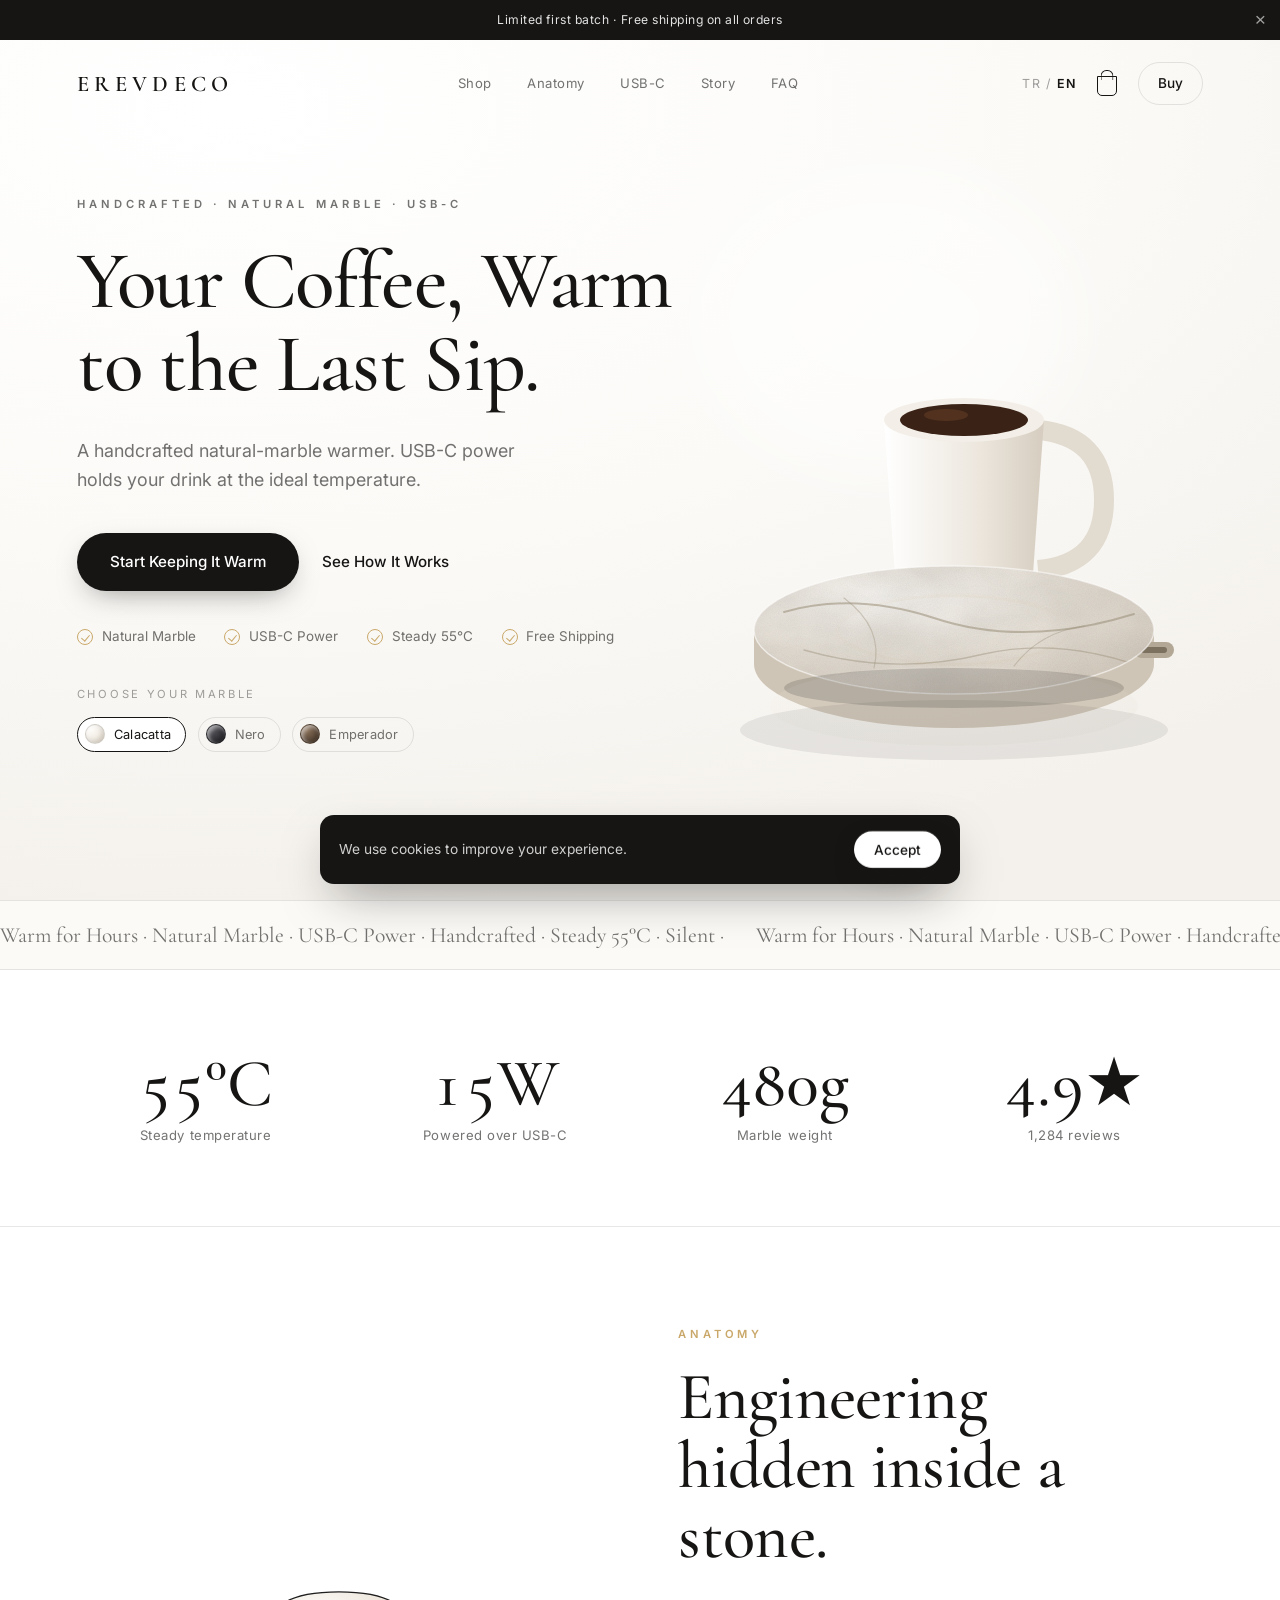
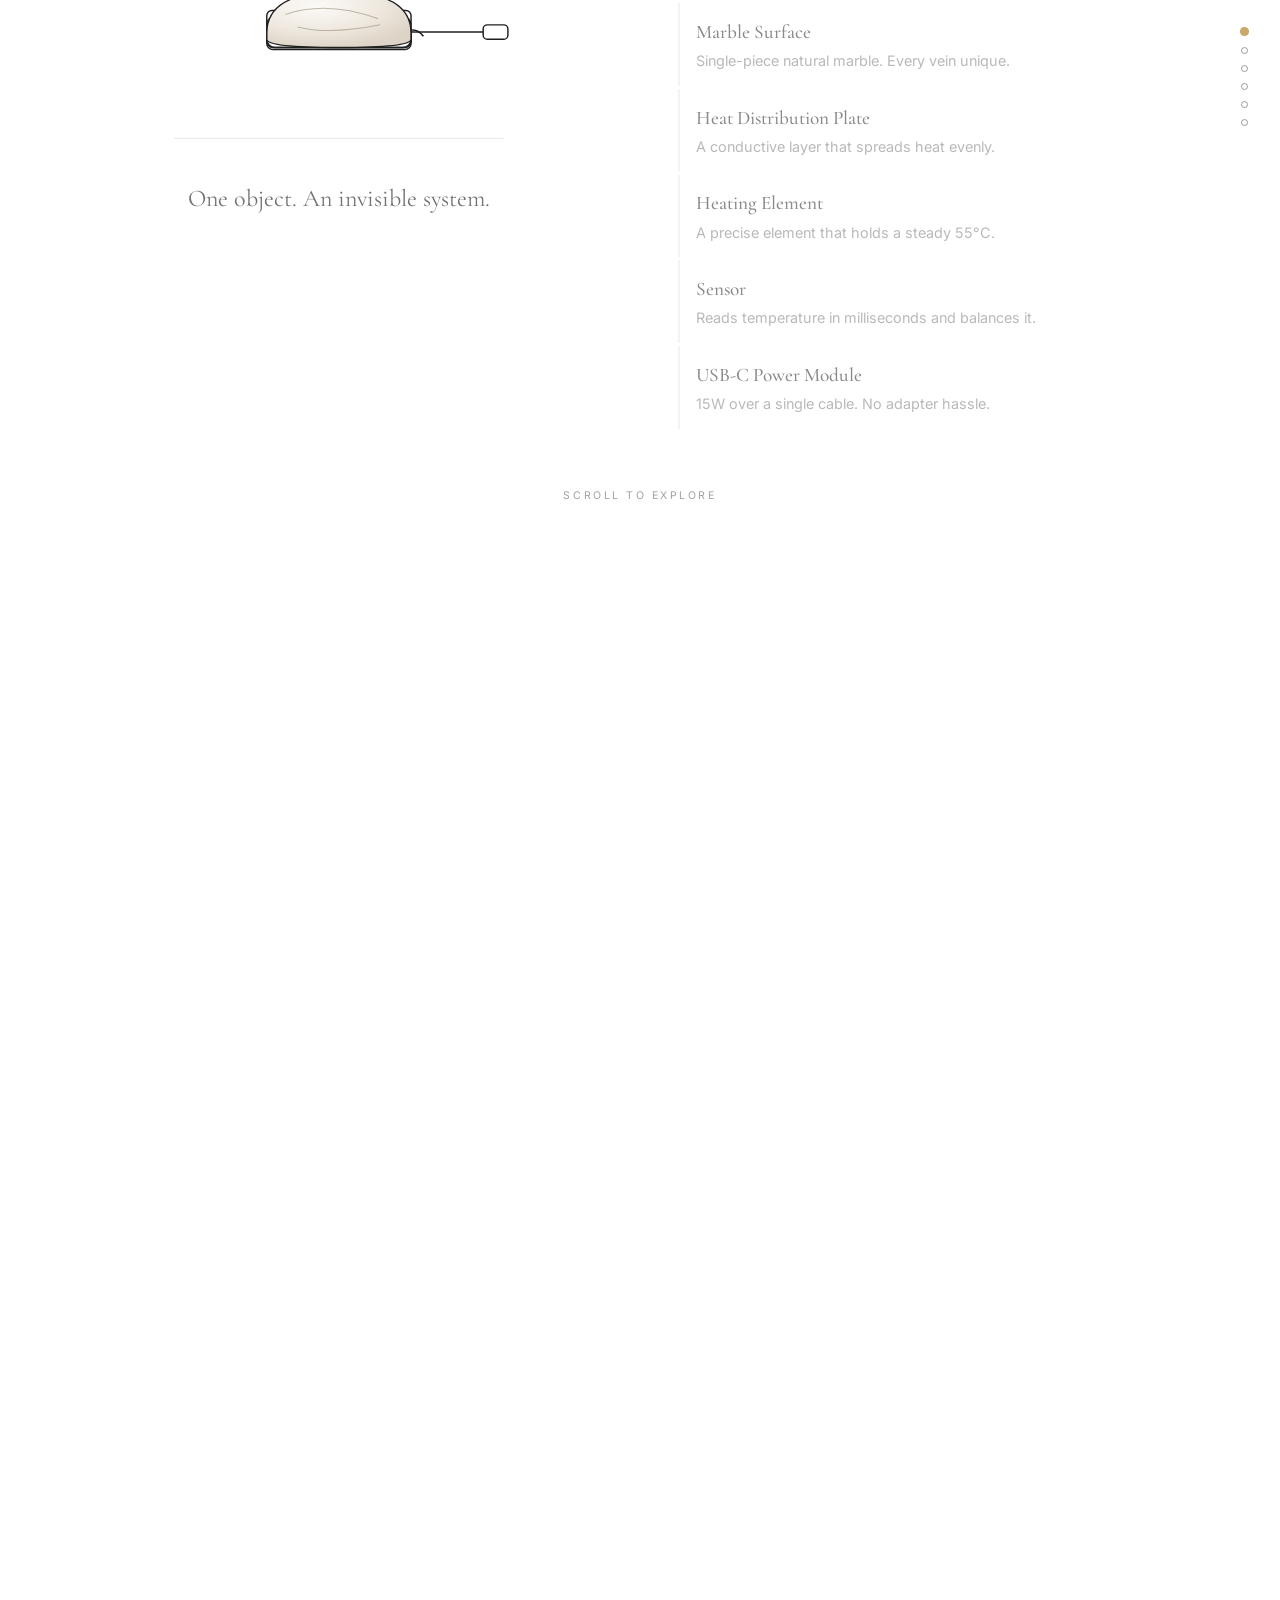
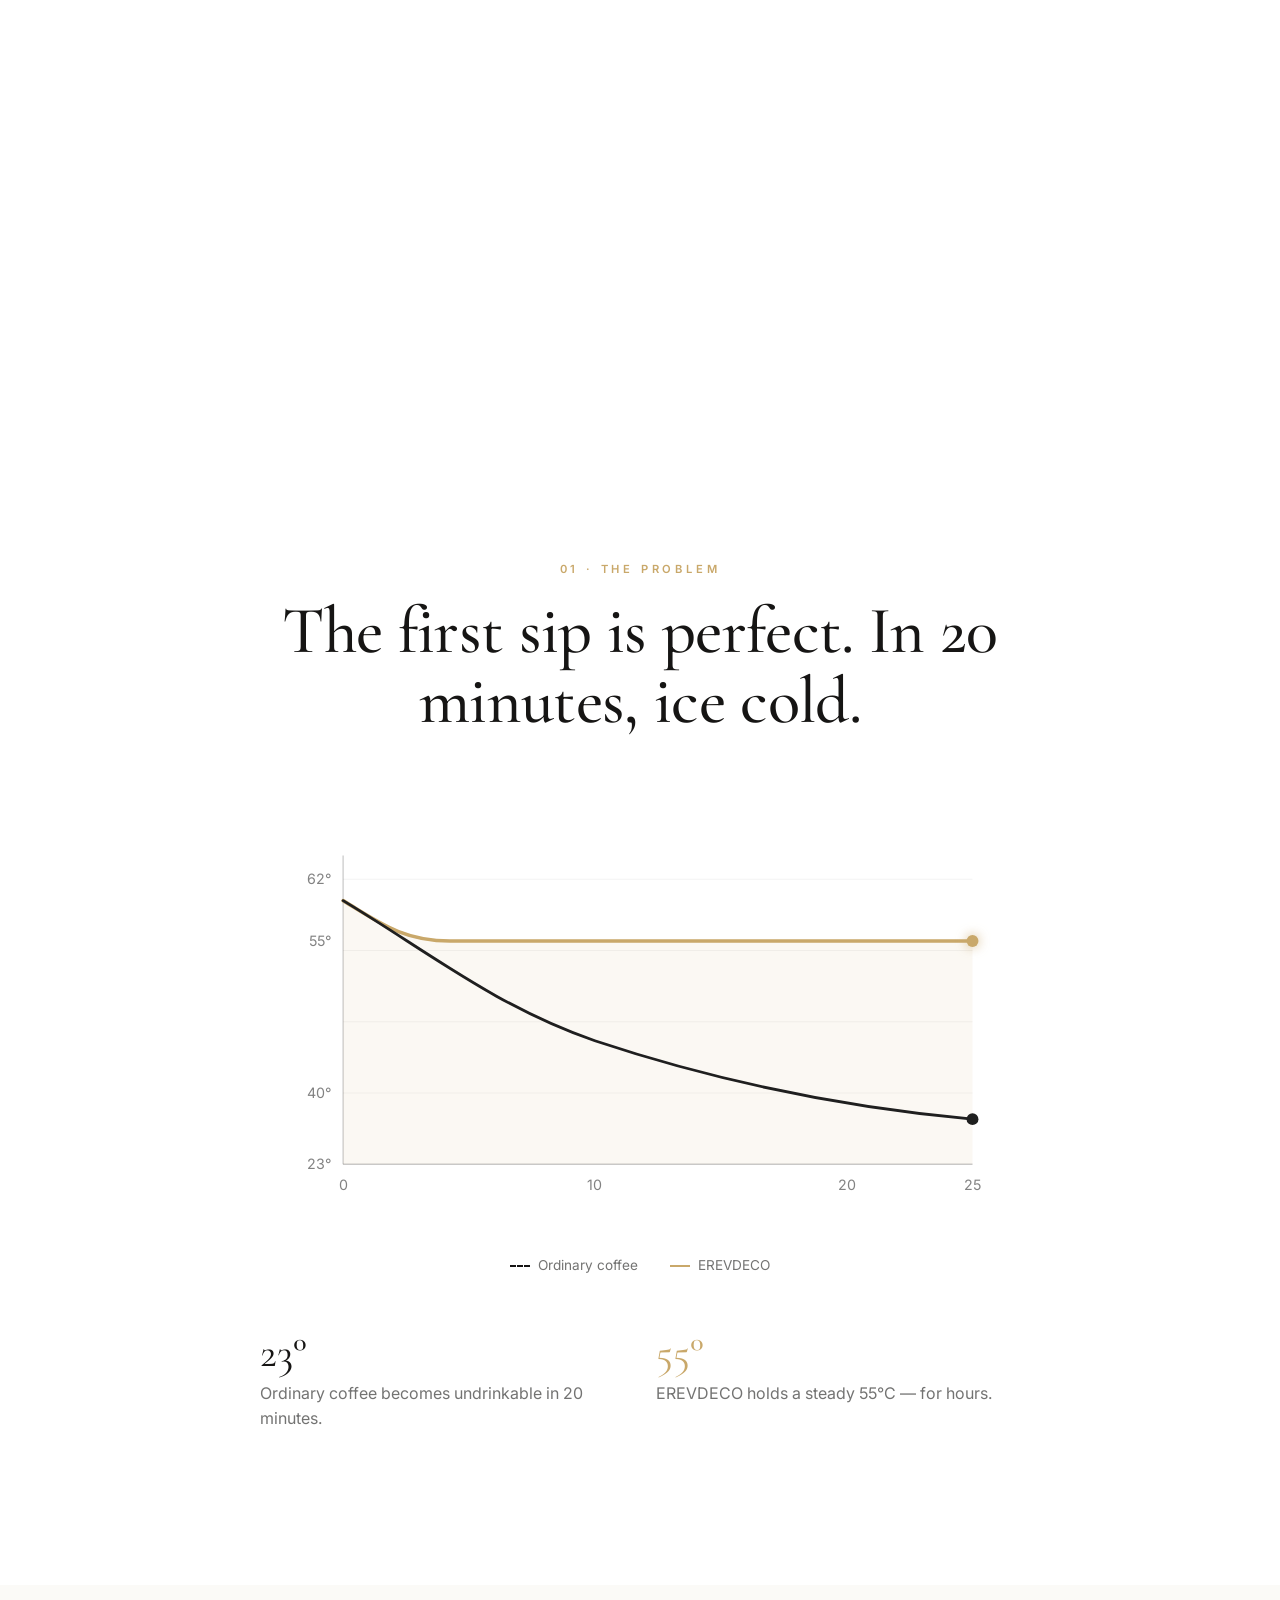
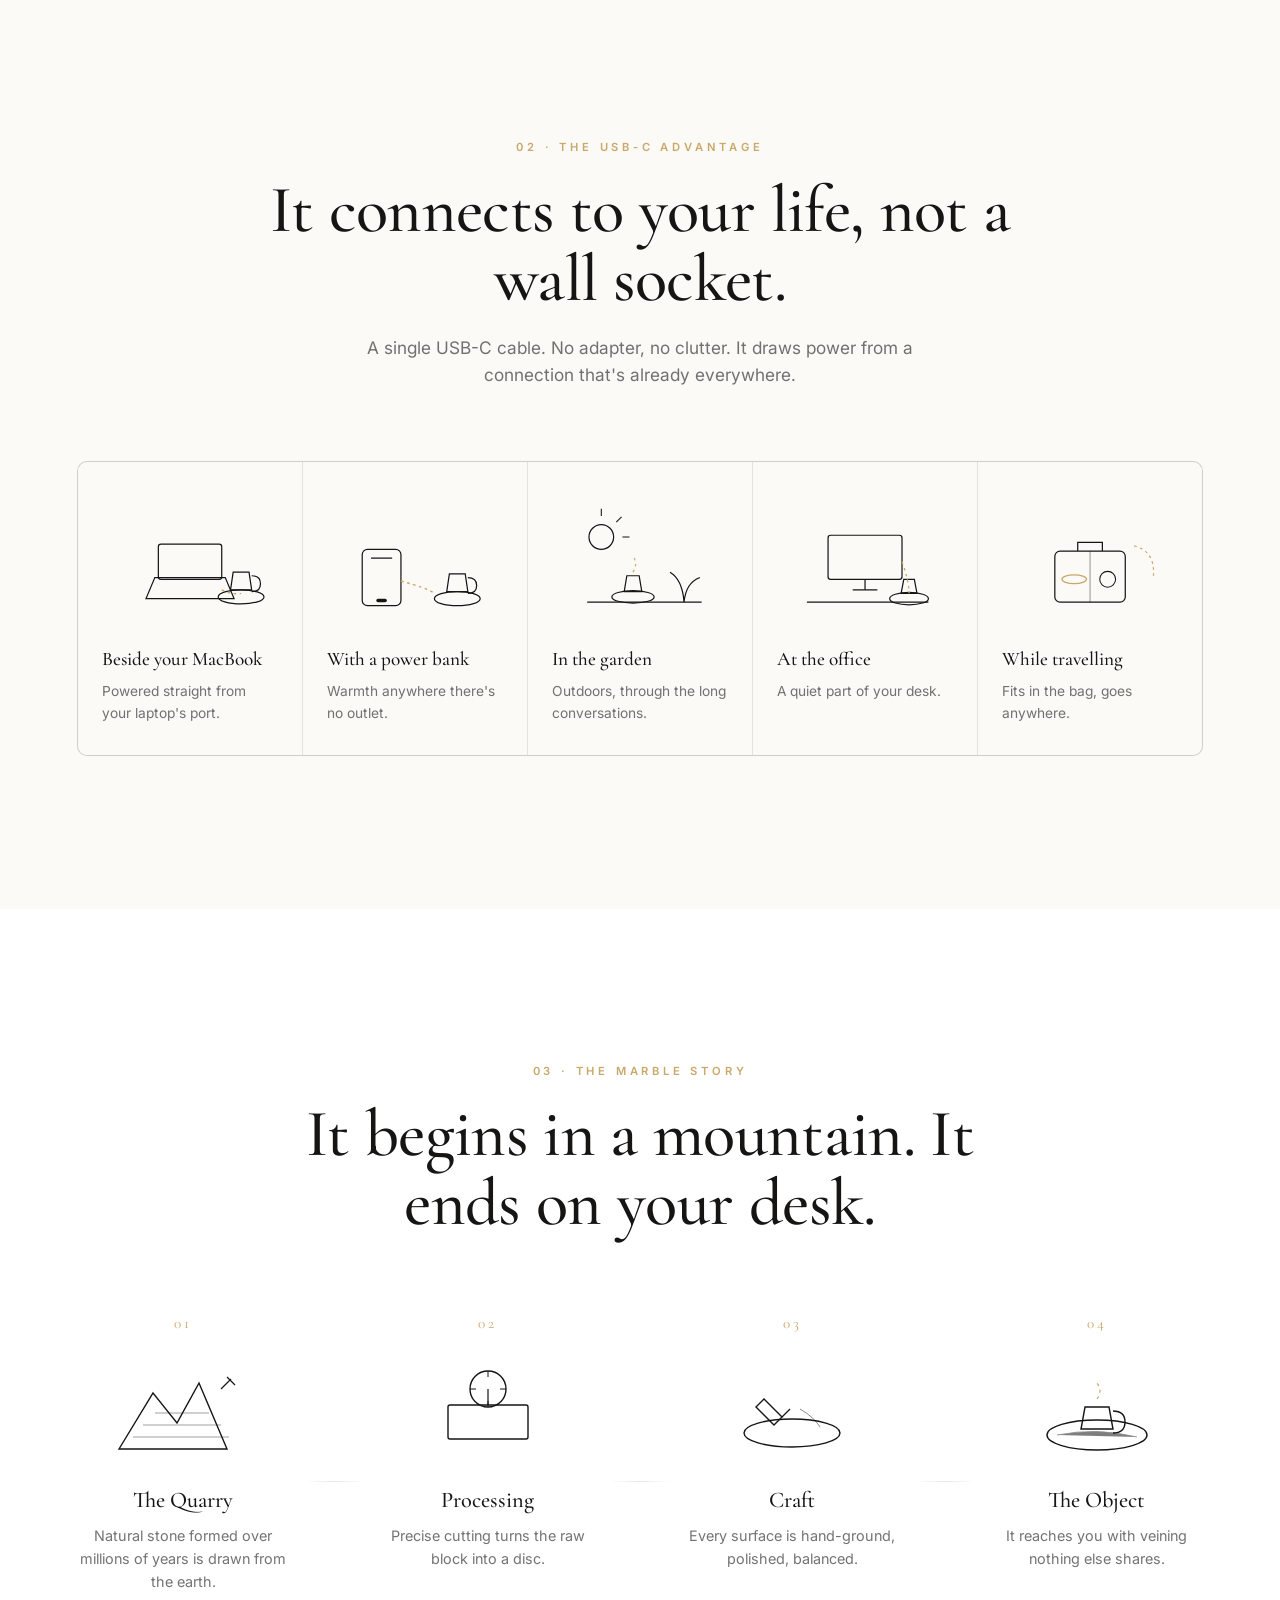
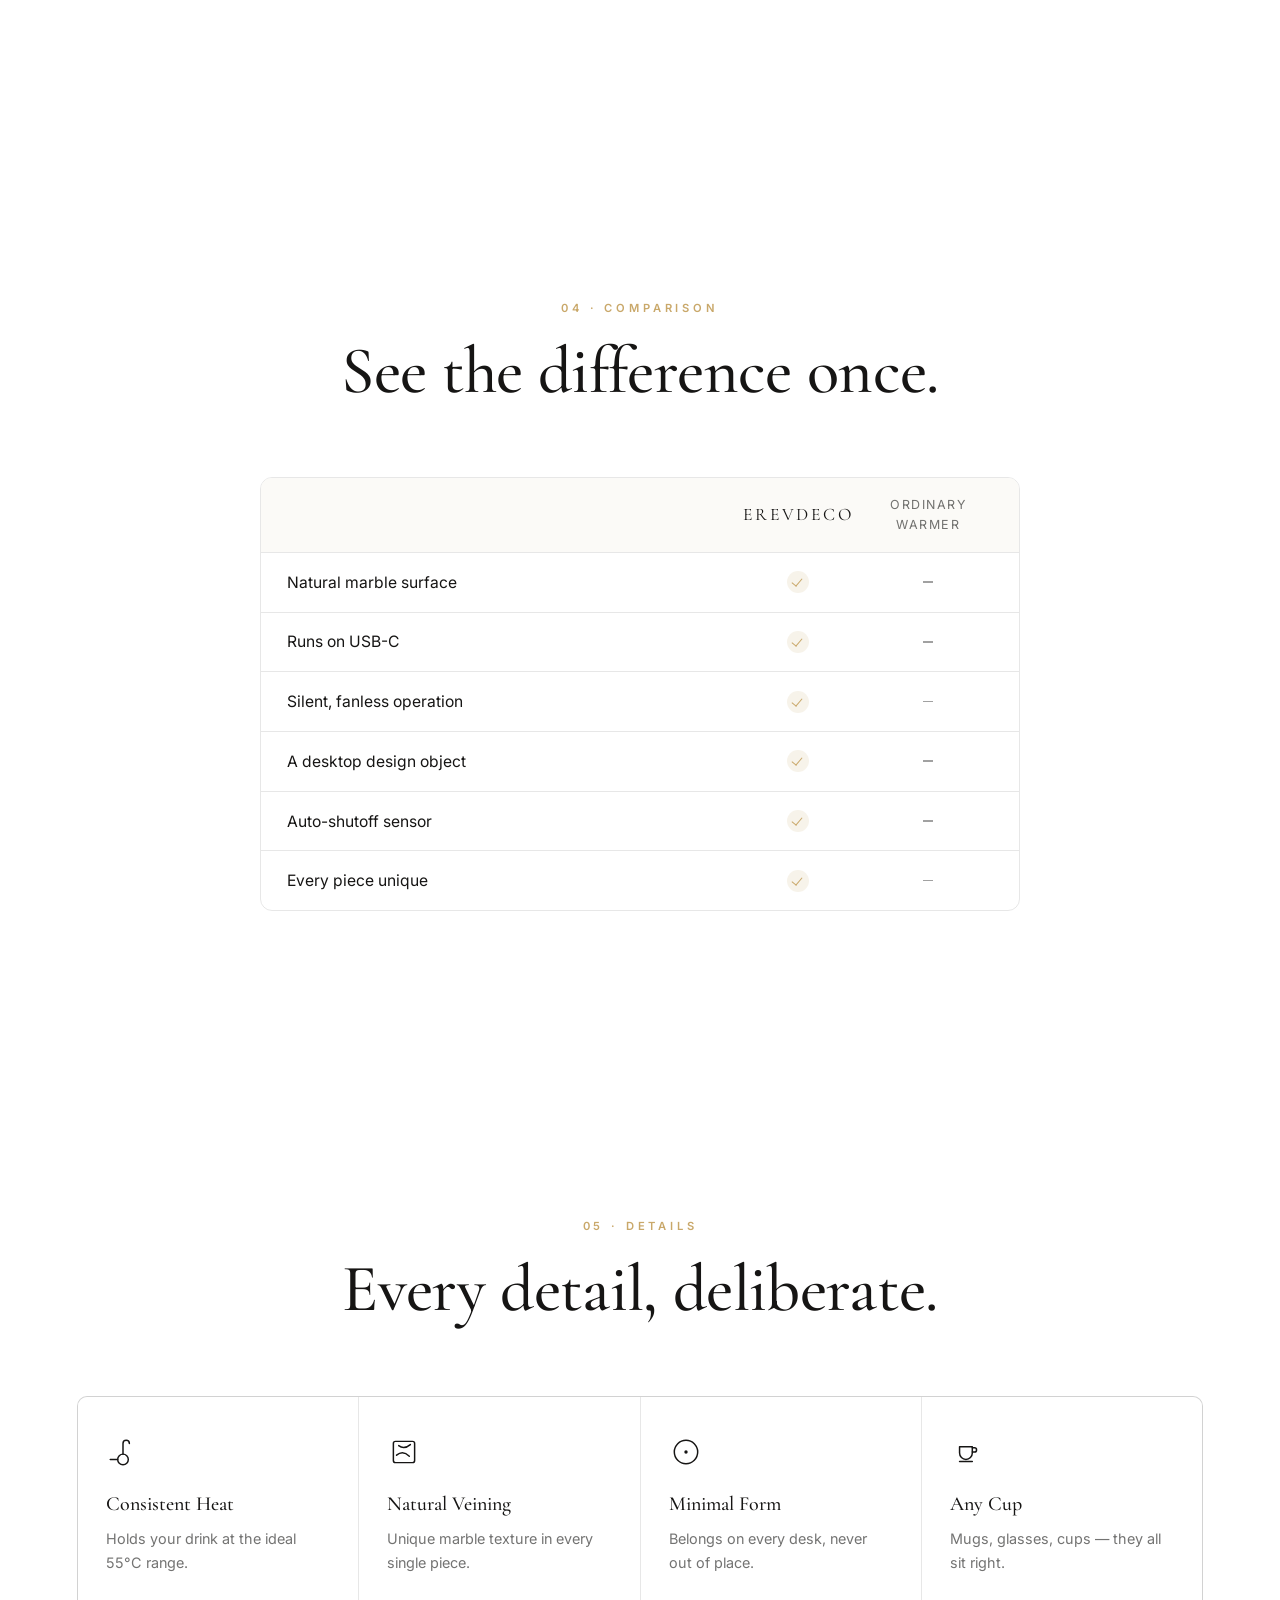
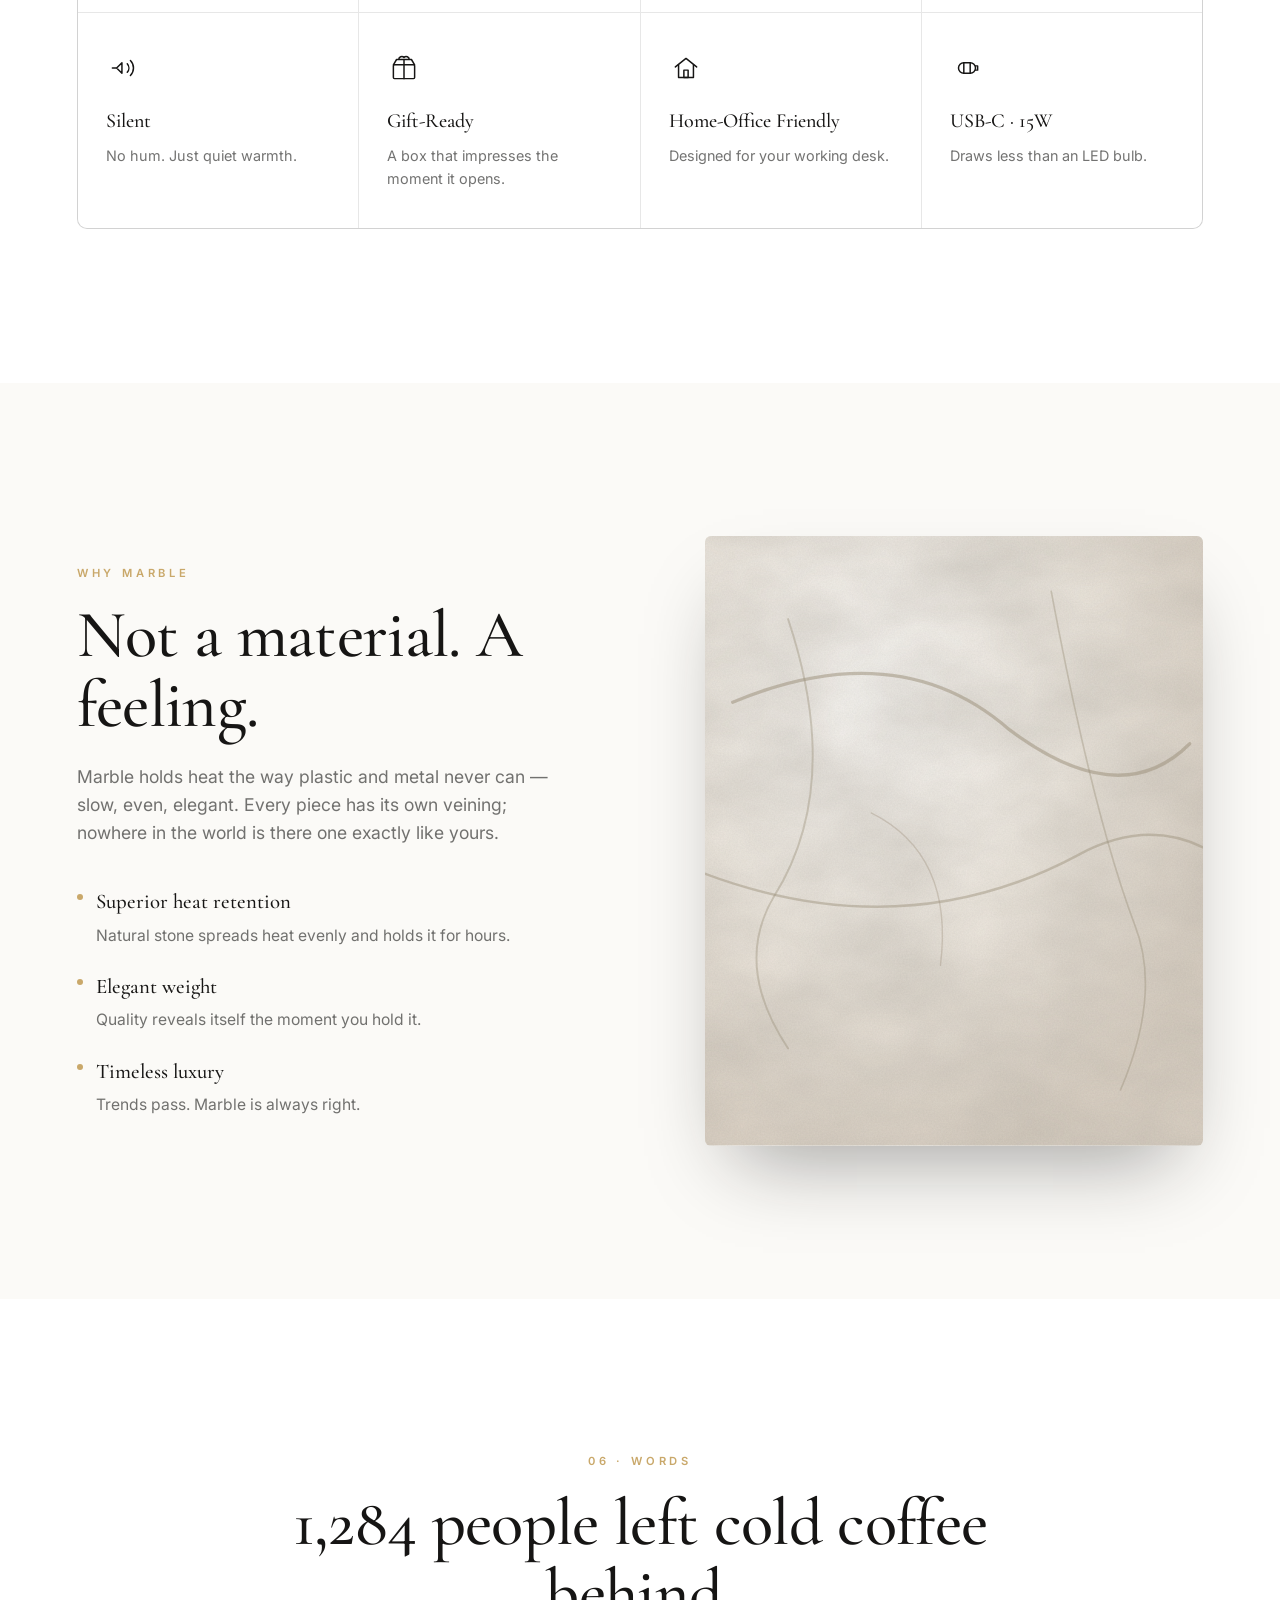
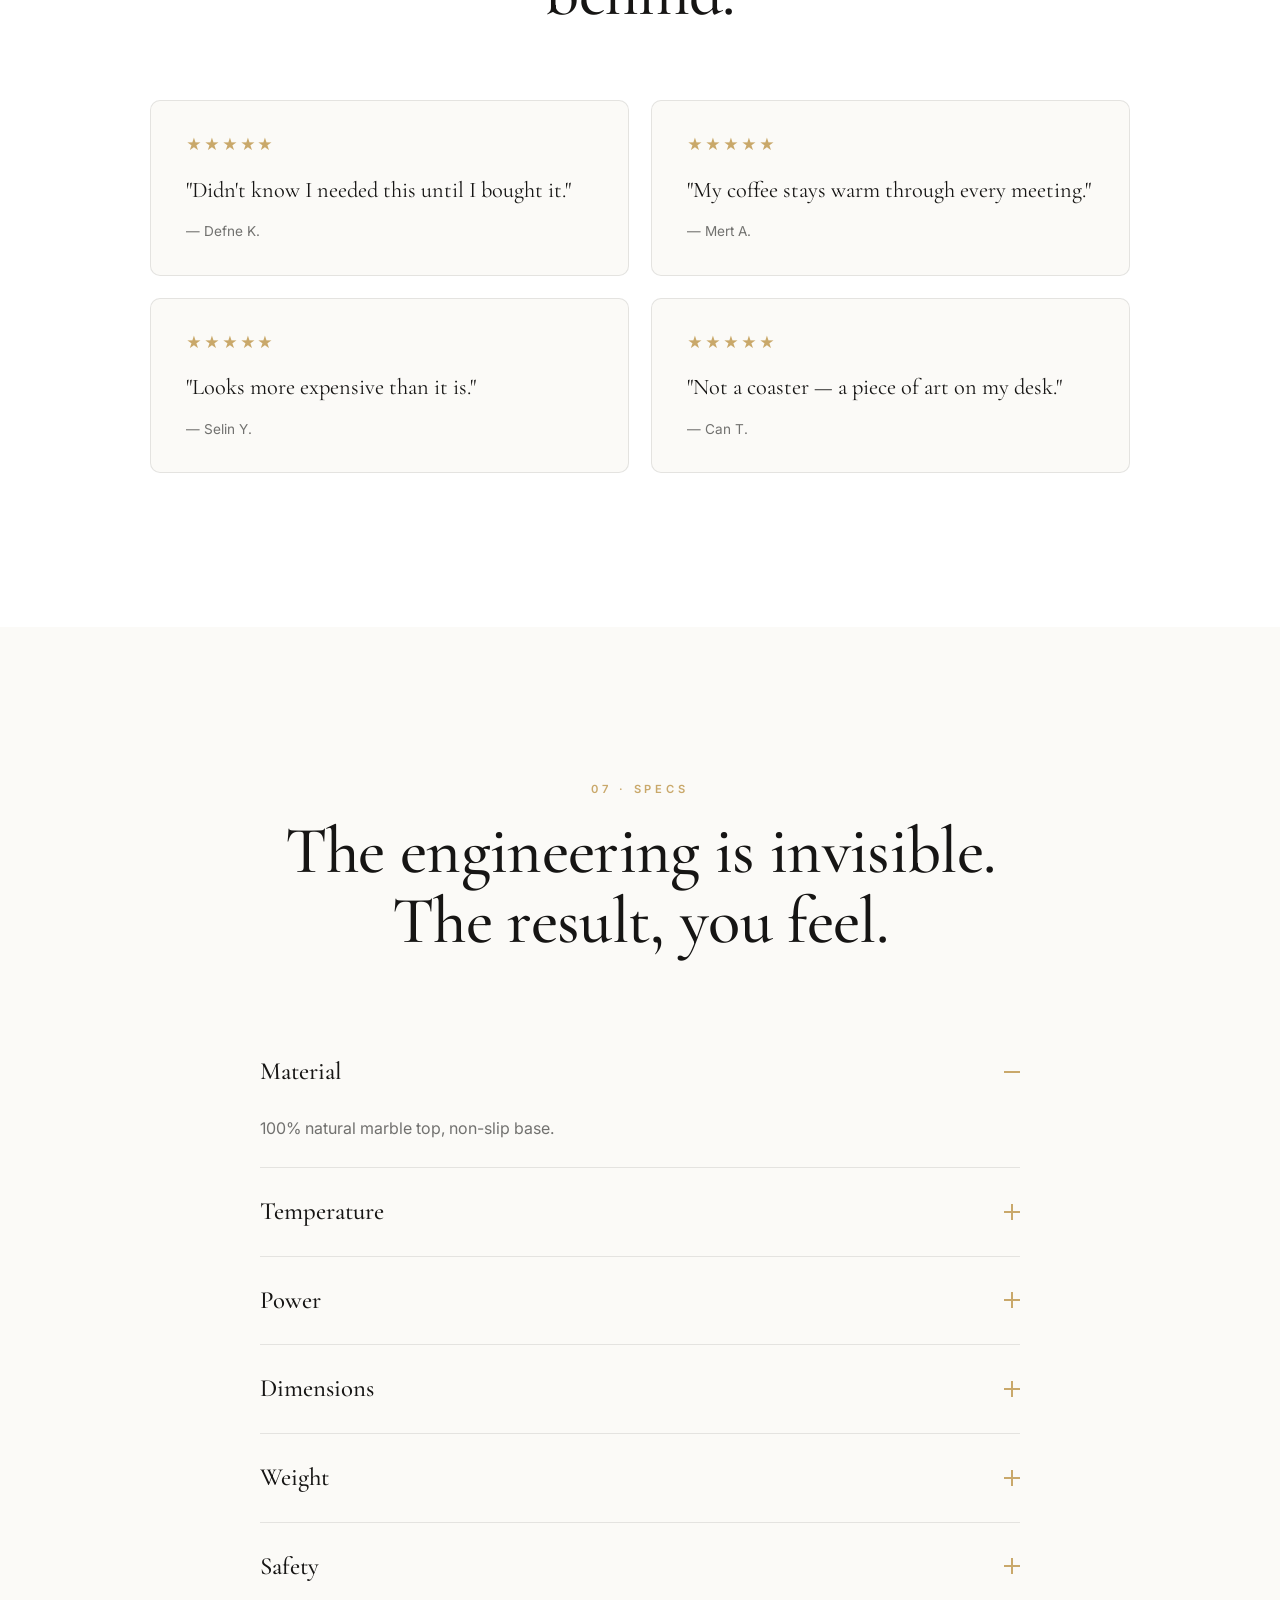
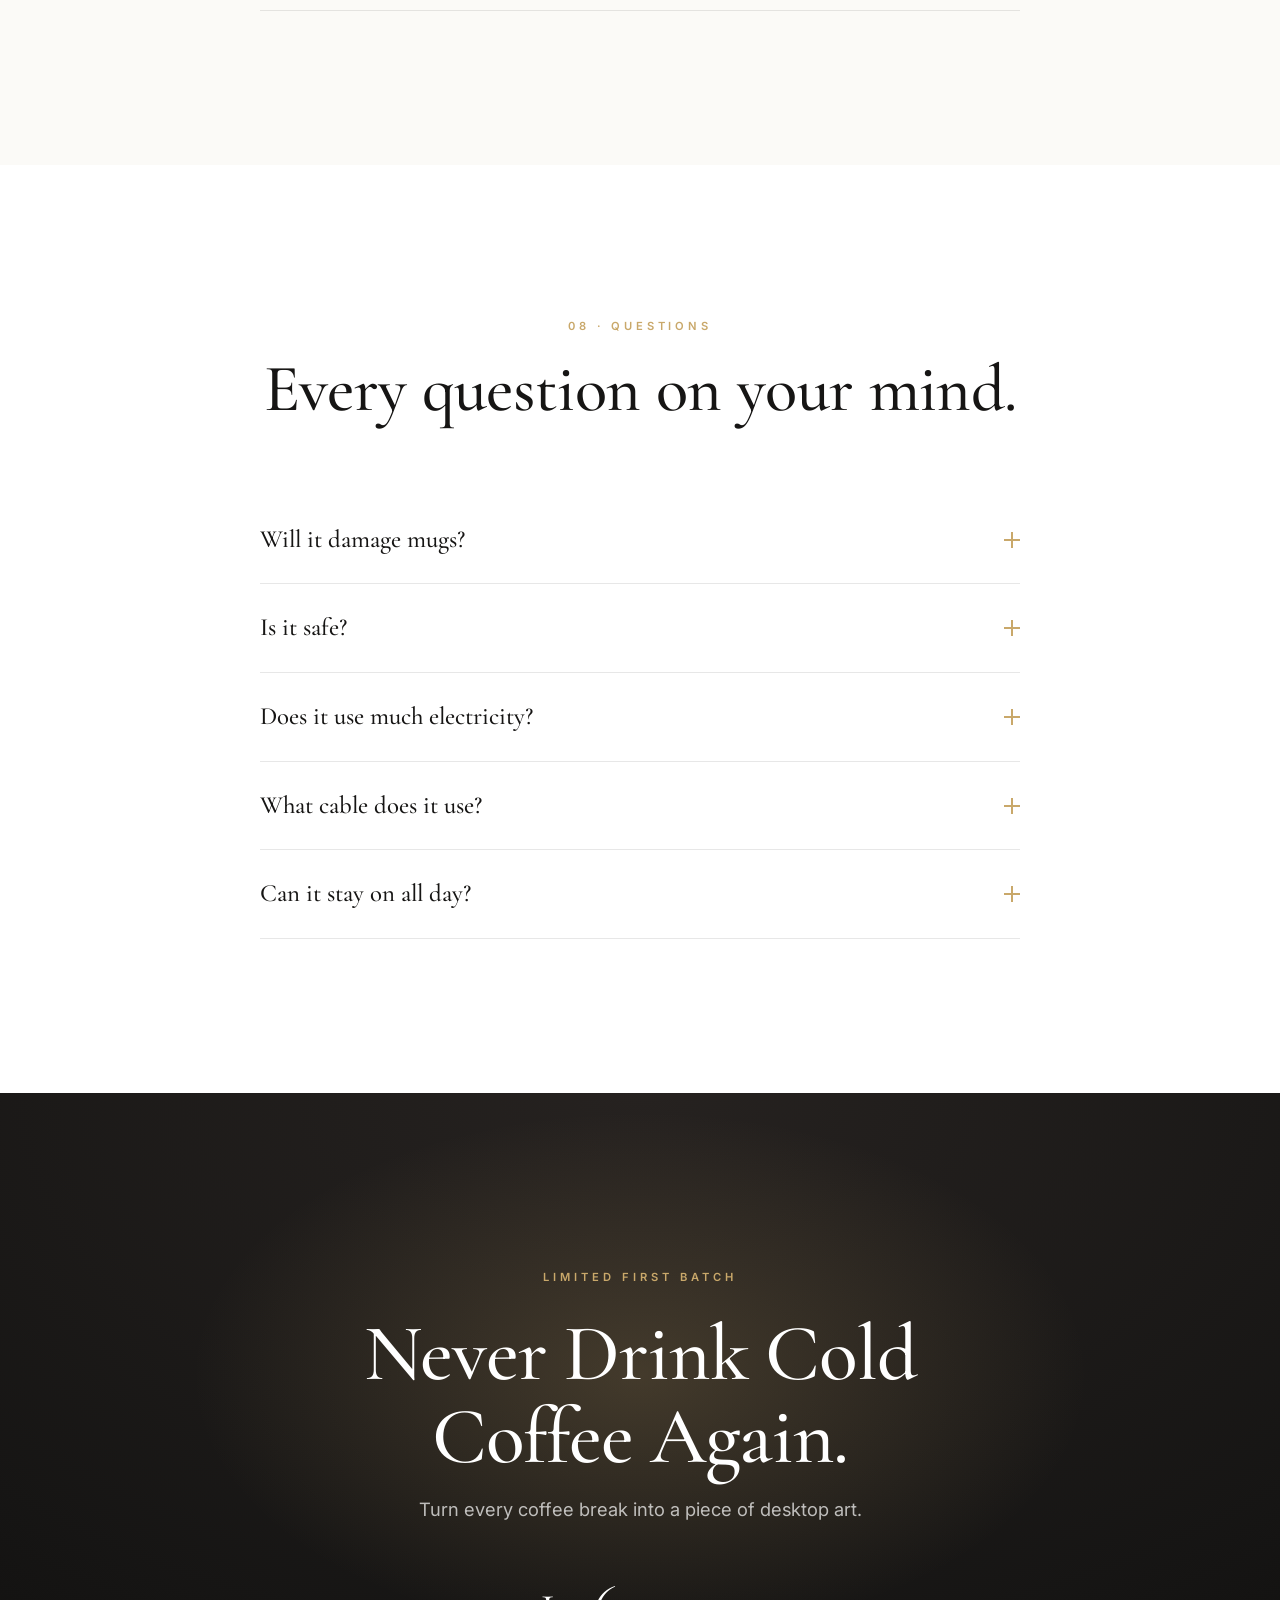
<file: index.html>
<!DOCTYPE html>
<html lang="tr">
<head>
  <meta charset="UTF-8" />
  <meta name="viewport" content="width=device-width, initial-scale=1.0, viewport-fit=cover" />
  <meta name="theme-color" content="#FFFFFF" />
  <title>EREVDECO — Mermer Sıcak Tutucu | Marble Heated Coaster</title>
  <meta name="description" content="El yapımı doğal mermerden USB-C ile çalışan premium kahve ve çay sıcak tutucu. A handcrafted natural-marble, USB-C powered coffee & tea warmer." />

  <meta property="og:title" content="EREVDECO — Kahveniz Son Yuduma Kadar Sıcak." />
  <meta property="og:description" content="El işçiliğiyle üretilmiş doğal mermer sıcak tutucu. USB-C gücüyle ideal sıcaklıkta korur." />
  <meta property="og:type" content="website" />
  <meta property="og:url" content="https://erevdeco.com" />
  <meta property="og:image" content="https://erevdeco.com/assets/og.png" />
  <meta property="og:locale" content="tr_TR" />
  <meta property="og:locale:alternate" content="en_US" />
  <meta property="og:site_name" content="EREVDECO" />
  <meta name="twitter:card" content="summary_large_image" />
  <meta name="twitter:image" content="https://erevdeco.com/assets/og.png" />

  <link rel="preconnect" href="https://fonts.googleapis.com" />
  <link rel="preconnect" href="https://fonts.gstatic.com" crossorigin />
  <link href="https://fonts.googleapis.com/css2?family=Cormorant+Garamond:ital,wght@0,400;0,500;0,600;1,400&family=Inter:wght@300;400;500;600&display=swap" rel="stylesheet" />
  <link rel="stylesheet" href="css/style.css" />
  <link rel="manifest" href="manifest.webmanifest" />
  <link rel="icon" href="favicon.svg" type="image/svg+xml" />
  <link rel="apple-touch-icon" href="assets/icon-180.png" />
  <link rel="canonical" href="https://erevdeco.com/" />

  <script type="application/ld+json">
  {"@context":"https://schema.org","@type":"Product","name":"EREVDECO Marble Heated Coaster","description":"A handcrafted natural-marble, USB-C powered coffee and tea warmer.","brand":{"@type":"Brand","name":"EREVDECO"},"aggregateRating":{"@type":"AggregateRating","ratingValue":"4.9","reviewCount":"1284"}}
  </script>
  <script type="application/ld+json">
  {"@context":"https://schema.org","@type":"Organization","name":"EREVDECO","url":"https://erevdeco.com/","logo":"https://erevdeco.com/assets/icon-180.png","email":"hello@erevdeco.com"}
  </script>
  <script type="application/ld+json">
  {"@context":"https://schema.org","@type":"WebSite","name":"EREVDECO","url":"https://erevdeco.com/","inLanguage":["tr","en"]}
  </script>
</head>
<body>

  <!-- ===== INTRO PRELOADER ===== -->
  <div class="intro" id="intro" aria-hidden="true">
    <div class="intro__inner">
      <span class="intro__mark">EREVDECO</span>
      <span class="intro__line"><i></i></span>
    </div>
  </div>

  <!-- ===== Reusable SVG defs: marble filters, gradients ===== -->
  <svg class="defs" width="0" height="0" aria-hidden="true" focusable="false">
    <defs>
      <!-- procedural marble: soft clouds -->
      <filter id="marbleClouds" x="-30%" y="-30%" width="160%" height="160%">
        <feTurbulence type="fractalNoise" baseFrequency="0.012 0.02" numOctaves="4" seed="14" result="n"/>
        <feColorMatrix in="n" type="matrix"
          values="0 0 0 0 0.44  0 0 0 0 0.41  0 0 0 0 0.36  0 0 0 0.55 0"/>
      </filter>
      <!-- fine stone grain -->
      <filter id="grain" x="0" y="0" width="100%" height="100%">
        <feTurbulence type="fractalNoise" baseFrequency="0.9" numOctaves="2" stitchTiles="stitch" result="g"/>
        <feColorMatrix in="g" type="matrix" values="0 0 0 0 0  0 0 0 0 0  0 0 0 0 0  0 0 0 0.05 0"/>
      </filter>
      <radialGradient id="discTop" cx="34%" cy="26%" r="78%">
        <stop offset="0%" stop-color="var(--m1)"/>
        <stop offset="55%" stop-color="var(--m2)"/>
        <stop offset="100%" stop-color="var(--m3)"/>
      </radialGradient>
      <radialGradient id="heatGrad" cx="50%" cy="50%" r="50%">
        <stop offset="0%" stop-color="rgba(201,168,106,.85)"/>
        <stop offset="100%" stop-color="rgba(201,168,106,0)"/>
      </radialGradient>
      <linearGradient id="mugGrad" x1="0" y1="0" x2="1" y2="0">
        <stop offset="0%" stop-color="#ffffff"/>
        <stop offset="60%" stop-color="#ece6dd"/>
        <stop offset="100%" stop-color="#d6cdc0"/>
      </linearGradient>
    </defs>
  </svg>

  <div class="scroll-progress" id="scrollProgress" aria-hidden="true"></div>
  <div class="cursor-light" id="cursorLight" aria-hidden="true"></div>

  <!-- ===== NAV ===== -->
  <header class="nav" id="nav">
    <a href="#top" class="nav__brand">EREVDECO</a>
    <nav class="nav__links" aria-label="Primary">
      <a href="urun.html" data-i18n="nav.shop">Ürün</a>
      <a href="#anatomi" data-i18n="nav.anat">Anatomi</a>
      <a href="#usbc" data-i18n="nav.usbc">USB-C</a>
      <a href="hikaye.html" data-i18n="nav.story">Hikâye</a>
      <a href="#faq" data-i18n="nav.faq">SSS</a>
    </nav>
    <div class="nav__actions">
      <button class="lang-toggle" id="langToggle" aria-label="Switch language">
        <span class="lang-toggle__opt is-active" data-lang="tr">TR</span>
        <span class="lang-toggle__sep">/</span>
        <span class="lang-toggle__opt" data-lang="en">EN</span>
      </button>
      <button class="nav__cartbtn" data-cart-toggle aria-label="Cart"><span class="nav__carticon"></span><span class="nav__cartbadge" data-cart-count>0</span></button>
      <a href="urun.html" class="btn btn--ghost nav__cta" data-i18n="nav.cta">Satın Al</a>
      <button class="nav__burger" aria-label="Menu"><span></span><span></span></button>
    </div>
  </header>

  <!-- ===== HERO ===== -->
  <section class="hero" id="top">
    <div class="hero__bg" aria-hidden="true"></div>
    <div class="hero__inner">
      <p class="hero__eyebrow" data-i18n="hero.eyebrow">EL YAPIMI · DOĞAL MERMER · USB-C</p>
      <h1 class="hero__title" data-i18n="hero.h1">Kahveniz Son Yuduma Kadar Sıcak.</h1>
      <p class="hero__sub" data-i18n="hero.sub">El işçiliğiyle üretilmiş doğal mermer sıcak tutucu. USB-C gücüyle içeceğinizi ideal sıcaklıkta korur.</p>
      <div class="hero__cta">
        <a href="urun.html" class="btn btn--solid" data-i18n="hero.cta1">Sıcak Tutmaya Başla</a>
        <a href="#anatomi" class="btn btn--text" data-i18n="hero.cta2">Nasıl Çalıştığını Gör →</a>
      </div>
      <ul class="hero__ticks">
        <li><i class="tick"></i><span data-i18n="hero.t1">Doğal Mermer</span></li>
        <li><i class="tick"></i><span data-i18n="hero.t2">USB-C Güç</span></li>
        <li><i class="tick"></i><span data-i18n="hero.t3">55°C Sabit Sıcaklık</span></li>
        <li><i class="tick"></i><span data-i18n="hero.t4">Ücretsiz Kargo</span></li>
      </ul>

      <div class="config" role="group" aria-label="Marble selector">
        <span class="config__label" data-i18n="hero.marble">Mermerini seç</span>
        <div class="config__swatches">
          <button class="swatch is-active" data-marble="calacatta" aria-label="Calacatta">
            <span class="swatch__chip swatch__chip--calacatta"></span>
            <span class="swatch__name">Calacatta</span>
          </button>
          <button class="swatch" data-marble="nero" aria-label="Nero Marquina">
            <span class="swatch__chip swatch__chip--nero"></span>
            <span class="swatch__name">Nero</span>
          </button>
          <button class="swatch" data-marble="emperador" aria-label="Emperador">
            <span class="swatch__chip swatch__chip--emperador"></span>
            <span class="swatch__name">Emperador</span>
          </button>
        </div>
      </div>
    </div>

    <!-- bespoke product render -->
    <div class="hero__stage" id="heroStage" aria-hidden="true">
      <svg class="product" viewBox="0 0 620 760" id="productSvg">
        <!-- light refraction -->
        <ellipse class="refraction" cx="250" cy="250" rx="190" ry="150"/>
        <!-- steam -->
        <g class="steam" stroke="#fff" stroke-width="9" stroke-linecap="round" fill="none" opacity=".75">
          <path class="steam__p s1" d="M286 250 q-26 -34 0 -68 q26 -34 0 -68"/>
          <path class="steam__p s2" d="M320 250 q26 -36 0 -72 q-26 -36 0 -72"/>
          <path class="steam__p s3" d="M352 250 q-22 -32 0 -64 q22 -32 0 -64"/>
        </g>
        <!-- mug -->
        <g class="mug">
          <path class="mug__handle" d="M404 360 q66 6 66 70 q0 64 -66 70" fill="none" stroke="#e2dbd0" stroke-width="20"/>
          <path class="mug__body" d="M250 350 h160 l-12 168 q-2 26 -68 26 q-66 0 -68 -26 z" fill="url(#mugGrad)"/>
          <ellipse class="mug__rim" cx="330" cy="350" rx="80" ry="22" fill="#f3efe8"/>
          <ellipse class="mug__coffee" cx="330" cy="350" rx="64" ry="16" fill="#3a2316"/>
          <ellipse class="mug__coffee-spec" cx="312" cy="345" rx="22" ry="6" fill="#5d3a23" opacity=".7"/>
        </g>
        <!-- heat halo between mug & disc -->
        <ellipse class="heat-halo" cx="320" cy="556" rx="150" ry="40" fill="url(#heatGrad)"/>
        <!-- coaster disc -->
        <g class="disc">
          <!-- side / thickness -->
          <path class="disc__side" d="M120 560 a200 64 0 0 0 400 0 v34 a200 64 0 0 1 -400 0 z" fill="#cfc5b6"/>
          <!-- USB-C port on the side -->
          <g class="usbc-port">
            <rect x="500" y="572" width="40" height="16" rx="8" fill="#b3a896"/>
            <rect x="507" y="577" width="26" height="6" rx="3" fill="#7c715f"/>
          </g>
          <!-- top face -->
          <ellipse class="disc__top" cx="320" cy="560" rx="200" ry="64" fill="url(#discTop)"/>
          <!-- marble clouds clipped to top -->
          <clipPath id="discClip"><ellipse cx="320" cy="560" rx="200" ry="64"/></clipPath>
          <g clip-path="url(#discClip)">
            <rect x="120" y="496" width="400" height="128" filter="url(#marbleClouds)" opacity=".7"/>
            <rect x="120" y="496" width="400" height="128" filter="url(#grain)"/>
            <!-- hand-drawn marble veins -->
            <g class="veins" stroke="var(--vein)" fill="none" stroke-linecap="round">
              <path d="M150 542 q70 -20 150 6 q90 30 200 -4" stroke-width="2" opacity=".55"/>
              <path d="M170 580 q90 26 180 4 q70 -16 150 10" stroke-width="1.4" opacity=".45"/>
              <path d="M210 528 q40 30 30 70" stroke-width="1.2" opacity=".4"/>
              <path d="M380 596 q26 -34 70 -40" stroke-width="1.2" opacity=".4"/>
            </g>
          </g>
          <!-- rim highlight -->
          <ellipse cx="320" cy="560" rx="200" ry="64" fill="none" stroke="#fff" stroke-width="1.5" opacity=".5"/>
          <!-- soft glow ring (active heat) -->
          <ellipse class="disc__glow" cx="320" cy="560" rx="120" ry="38" fill="none" stroke="url(#heatGrad)" stroke-width="10"/>
        </g>
        <!-- floor reflection -->
        <ellipse class="reflection-disc" cx="320" cy="636" rx="184" ry="40" fill="url(#discTop)" opacity=".12"/>
        <!-- contact + ground shadow -->
        <ellipse class="ground" cx="320" cy="618" rx="170" ry="20" fill="rgba(21,21,21,.16)"/>
        <ellipse class="ground" cx="320" cy="660" rx="214" ry="30" fill="rgba(21,21,21,.07)"/>
      </svg>
    </div>

    <a href="#anatomi" class="hero__scrollcue" aria-label="Scroll">
      <span data-i18n="hero.scroll">Kaydır</span><i></i>
    </a>
  </section>

  <!-- ===== MARQUEE ===== -->
  <div class="marquee" aria-hidden="true">
    <div class="marquee__track">
      <span data-i18n="marquee">Saatlerce Sıcak · Doğal Mermer · USB-C Güç · El Yapımı · 55°C Sabit · Sessiz · </span>
      <span data-i18n="marquee">Saatlerce Sıcak · Doğal Mermer · USB-C Güç · El Yapımı · 55°C Sabit · Sessiz · </span>
    </div>
  </div>

  <!-- ===== STAT BAND ===== -->
  <section class="stats reveal">
    <div class="stat"><span class="stat__num" data-num="55" data-suffix="°C">0</span><span class="stat__lbl" data-i18n="stat.1">Sabit sıcaklık</span></div>
    <div class="stat"><span class="stat__num" data-num="15" data-suffix="W">0</span><span class="stat__lbl" data-i18n="stat.2">USB-C ile güç</span></div>
    <div class="stat"><span class="stat__num" data-num="480" data-suffix="g">0</span><span class="stat__lbl" data-i18n="stat.3">Mermer ağırlığı</span></div>
    <div class="stat"><span class="stat__num" data-num="4.9" data-dec="1" data-suffix="★">0</span><span class="stat__lbl" data-i18n="stat.4">1.284 değerlendirme</span></div>
  </section>

  <!-- ===== ANATOMY — pinned scroll storytelling ===== -->
  <section class="anatomy" id="anatomi">
    <div class="anatomy__sticky">
      <div class="anatomy__grid">
        <div class="anatomy__stage">
          <svg class="xsec" viewBox="0 188 440 252" id="xsec" aria-hidden="true">
            <!-- ground line -->
            <line x1="60" y1="412" x2="380" y2="412" stroke="#1515151a" stroke-width="1"/>
            <!-- L5 USB-C module -->
            <g class="lay" id="layUsb">
              <rect x="150" y="372" width="140" height="30" rx="8" fill="none" stroke="#1f1f1f" stroke-width="1.4"/>
              <path class="usb-cable" d="M290 387 h70" fill="none" stroke="#1f1f1f" stroke-width="1.4"/>
              <rect x="360" y="380" width="24" height="14" rx="4" fill="none" stroke="#1f1f1f" stroke-width="1.4"/>
              <!-- power flow -->
              <path class="power-flow" d="M384 387 h-94 M150 387 h70" fill="none" stroke="#C9A86A" stroke-width="2" stroke-linecap="round"/>
            </g>
            <!-- L4 sensor -->
            <g class="lay" id="laySensor">
              <rect x="150" y="338" width="140" height="22" rx="6" fill="none" stroke="#1f1f1f" stroke-width="1.4"/>
              <circle cx="220" cy="349" r="7" fill="none" stroke="#1f1f1f" stroke-width="1.4"/>
              <circle cx="220" cy="349" r="2" fill="#1f1f1f"/>
            </g>
            <!-- L3 heating element / coil -->
            <g class="lay" id="layCoil">
              <rect x="150" y="300" width="140" height="26" rx="6" fill="none" stroke="#1f1f1f" stroke-width="1.4"/>
              <path class="coil" d="M162 313 q10 -12 20 0 q10 12 20 0 q10 -12 20 0 q10 12 20 0 q10 -12 20 0 q10 12 20 0 q10 -12 20 0"
                    fill="none" stroke="#1f1f1f" stroke-width="1.6"/>
            </g>
            <!-- L2 heat plate -->
            <g class="lay" id="layPlate">
              <rect x="150" y="270" width="140" height="18" rx="5" fill="none" stroke="#1f1f1f" stroke-width="1.4"/>
              <g stroke="#1f1f1f" stroke-width="0.8" opacity=".6">
                <line x1="158" y1="288" x2="166" y2="270"/><line x1="176" y1="288" x2="184" y2="270"/>
                <line x1="194" y1="288" x2="202" y2="270"/><line x1="212" y1="288" x2="220" y2="270"/>
                <line x1="230" y1="288" x2="238" y2="270"/><line x1="248" y1="288" x2="256" y2="270"/>
                <line x1="266" y1="288" x2="274" y2="270"/>
              </g>
              <!-- heat waves rising -->
              <g class="heat-waves" stroke="#C9A86A" stroke-width="1.6" fill="none" stroke-linecap="round">
                <path d="M185 268 q8 -18 0 -36"/><path d="M220 268 q-8 -18 0 -36"/><path d="M255 268 q8 -18 0 -36"/>
              </g>
            </g>
            <!-- L1 marble surface -->
            <g class="lay" id="layMarble">
              <path d="M150 250 q0 -40 70 -40 q70 0 70 40 v6 q0 8 -70 8 q-70 0 -70 -8 z"
                    fill="url(#discTop)" stroke="#1f1f1f" stroke-width="1.4"/>
              <g stroke="var(--vein)" stroke-width="1" fill="none" opacity=".6">
                <path d="M168 232 q40 -14 90 4"/><path d="M180 244 q30 8 80 -2"/>
              </g>
            </g>
            <!-- dimension annotation lines -->
            <g class="annot" stroke="#15151533" stroke-width="0.8">
              <line class="a1" x1="290" y1="230" x2="392" y2="230"/>
              <line class="a2" x1="290" y1="279" x2="392" y2="279"/>
              <line class="a3" x1="290" y1="313" x2="392" y2="313"/>
              <line class="a4" x1="290" y1="349" x2="392" y2="349"/>
              <line class="a5" x1="290" y1="387" x2="392" y2="387"/>
            </g>
          </svg>
          <p class="anatomy__caption" id="anatCaption" data-i18n="anat.p0">Tek bir nesne. Görünmez bir sistem.</p>
        </div>

        <aside class="anatomy__panel">
          <p class="kicker" data-i18n="anat.kicker">ANATOMİ</p>
          <h2 class="display" data-i18n="anat.h2">Bir taşın içine gizlenmiş mühendislik.</h2>
          <ol class="layers">
            <li class="layer" data-layer="1"><b data-i18n="anat.l1.t">Mermer Yüzey</b><span data-i18n="anat.l1.b">Tek parça doğal mermer. Her damar benzersiz.</span></li>
            <li class="layer" data-layer="2"><b data-i18n="anat.l2.t">Isı Dağıtım Plakası</b><span data-i18n="anat.l2.b">Isıyı yüzeye eşit yayan iletken katman.</span></li>
            <li class="layer" data-layer="3"><b data-i18n="anat.l3.t">Rezistans</b><span data-i18n="anat.l3.b">Sabit 55°C üreten hassas ısıtma elemanı.</span></li>
            <li class="layer" data-layer="4"><b data-i18n="anat.l4.t">Sensör</b><span data-i18n="anat.l4.b">Sıcaklığı milisaniyede ölçer ve dengeler.</span></li>
            <li class="layer" data-layer="5"><b data-i18n="anat.l5.t">USB-C Güç Modülü</b><span data-i18n="anat.l5.b">Tek kabloyla 15W. Adaptör derdi yok.</span></li>
          </ol>
        </aside>
      </div>
      <div class="anatomy__dots" id="anatDots" aria-hidden="true">
        <i class="is-on"></i><i></i><i></i><i></i><i></i><i></i>
      </div>
      <div class="anatomy__cue"><span data-i18n="anat.scrollcue">İncelemek için kaydır</span></div>
    </div>
    <!-- scroll driver -->
    <div class="anatomy__scroller" id="anatScroller"></div>
  </section>

  <!-- ===== PROBLEM — bespoke cooling chart ===== -->
  <section class="problem section" id="problem">
    <div class="section__head reveal">
      <p class="kicker" data-i18n="problem.kicker">SORUN</p>
      <h2 class="display" data-i18n="problem.h2">İlk yudum mükemmel. 20 dakika sonra buz gibi.</h2>
    </div>
    <div class="chart reveal">
      <svg viewBox="0 0 640 360" class="chart__svg" id="chartSvg">
        <!-- gridlines -->
        <g stroke="#1515150d" stroke-width="1">
          <line x1="70" y1="60" x2="600" y2="60"/>
          <line x1="70" y1="120" x2="600" y2="120"/>
          <line x1="70" y1="180" x2="600" y2="180"/>
          <line x1="70" y1="240" x2="600" y2="240"/>
          <line x1="70" y1="300" x2="600" y2="300"/>
        </g>
        <!-- axes -->
        <line x1="70" y1="40" x2="70" y2="300" stroke="#15151533" stroke-width="1.2"/>
        <line x1="70" y1="300" x2="600" y2="300" stroke="#15151533" stroke-width="1.2"/>
        <!-- y labels -->
        <g class="chart__lbl" fill="#15151588" font-size="12">
          <text x="60" y="64" text-anchor="end">62°</text>
          <text x="60" y="116" text-anchor="end">55°</text>
          <text x="60" y="244" text-anchor="end">40°</text>
          <text x="60" y="304" text-anchor="end">23°</text>
        </g>
        <!-- x labels -->
        <g class="chart__lbl" fill="#15151588" font-size="12" text-anchor="middle">
          <text x="70" y="322">0</text>
          <text x="282" y="322">10</text>
          <text x="494" y="322">20</text>
          <text x="600" y="322">25</text>
        </g>
        <!-- EREVDECO area + line (flat ~55) -->
        <path class="chart__area" d="M70 78 C100 96 120 112 160 112 L600 112 L600 300 L70 300 Z" fill="#C9A86A14"/>
        <path class="chart__erev" d="M70 78 C100 96 120 112 160 112 L600 112"
              fill="none" stroke="#C9A86A" stroke-width="3" stroke-linecap="round"/>
        <!-- normal coffee decay -->
        <path class="chart__normal" d="M70 78 C140 120 200 168 282 196 C360 222 470 250 600 262"
              fill="none" stroke="#1f1f1f" stroke-width="2.4" stroke-linecap="round" stroke-dasharray="2 7"/>
        <!-- endpoint dots -->
        <circle class="chart__dot dot-erev" cx="600" cy="112" r="5" fill="#C9A86A"/>
        <circle class="chart__dot dot-normal" cx="600" cy="262" r="5" fill="#1f1f1f"/>
      </svg>
      <div class="chart__legend">
        <span class="lg lg--normal"><i></i><span data-i18n="problem.normal">Sıradan kahve</span></span>
        <span class="lg lg--erev"><i></i><span data-i18n="problem.erev">EREVDECO</span></span>
      </div>
    </div>
    <div class="problem__notes">
      <p class="reveal"><span class="problem__num">23°</span><span data-i18n="problem.note1">Sıradan kahve 20 dakikada içilmez hale gelir.</span></p>
      <p class="reveal"><span class="problem__num problem__num--gold">55°</span><span data-i18n="problem.note2">EREVDECO 55°C'de sabit kalır — saatlerce.</span></p>
    </div>
  </section>

  <!-- ===== USB-C ADVANTAGE — bespoke scenario line art ===== -->
  <section class="usbc section--soft" id="usbc">
    <div class="section__head reveal">
      <p class="kicker" data-i18n="usbc.kicker">USB-C AVANTAJI</p>
      <h2 class="display" data-i18n="usbc.h2">Prize değil, hayatınıza bağlanır.</h2>
      <p class="usbc__lede" data-i18n="usbc.lede">Tek bir USB-C kablo. Adaptör yok, karmaşa yok. Gücü zaten her yerde olan bir bağlantıdan alır.</p>
    </div>
    <div class="usbc__grid">
      <article class="scene reveal">
        <svg viewBox="0 0 200 150" class="scene__svg">
          <!-- laptop -->
          <path d="M60 96 h80 l10 24 h-100 z" fill="none" stroke="currentColor" stroke-width="1.4"/>
          <rect x="64" y="58" width="72" height="40" rx="3" fill="none" stroke="currentColor" stroke-width="1.4"/>
          <!-- coaster + mug -->
          <ellipse cx="158" cy="118" rx="26" ry="8" fill="none" stroke="currentColor" stroke-width="1.4"/>
          <path d="M146 110 h24 l-3 -20 h-18 z" fill="none" stroke="currentColor" stroke-width="1.4"/>
          <path d="M170 94 q10 0 10 9 q0 9 -10 9" fill="none" stroke="currentColor" stroke-width="1.4"/>
          <!-- cable -->
          <path class="flow" d="M136 110 q12 6 22 4" fill="none" stroke="#C9A86A" stroke-width="1.6" stroke-dasharray="3 4"/>
        </svg>
        <h3 data-i18n="usbc.1.t">MacBook'un yanında</h3>
        <p data-i18n="usbc.1.b">Dizüstünüzün portundan beslenir.</p>
      </article>

      <article class="scene reveal">
        <svg viewBox="0 0 200 150" class="scene__svg">
          <!-- powerbank -->
          <rect x="40" y="64" width="44" height="64" rx="6" fill="none" stroke="currentColor" stroke-width="1.4"/>
          <line x1="50" y1="74" x2="74" y2="74" stroke="currentColor" stroke-width="1.4"/>
          <rect x="56" y="120" width="12" height="4" rx="2" fill="currentColor"/>
          <!-- coaster + mug -->
          <ellipse cx="148" cy="120" rx="26" ry="8" fill="none" stroke="currentColor" stroke-width="1.4"/>
          <path d="M136 112 h24 l-3 -20 h-18 z" fill="none" stroke="currentColor" stroke-width="1.4"/>
          <path d="M160 96 q10 0 10 9 q0 9 -10 9" fill="none" stroke="currentColor" stroke-width="1.4"/>
          <path class="flow" d="M84 100 q30 8 38 14" fill="none" stroke="#C9A86A" stroke-width="1.6" stroke-dasharray="3 4"/>
        </svg>
        <h3 data-i18n="usbc.2.t">Powerbank ile</h3>
        <p data-i18n="usbc.2.b">Elektrik olmayan her yerde sıcaklık.</p>
      </article>

      <article class="scene reveal">
        <svg viewBox="0 0 200 150" class="scene__svg">
          <!-- sun -->
          <circle cx="56" cy="50" r="14" fill="none" stroke="currentColor" stroke-width="1.4"/>
          <g stroke="currentColor" stroke-width="1.2"><line x1="56" y1="26" x2="56" y2="18"/><line x1="80" y1="50" x2="88" y2="50"/><line x1="73" y1="33" x2="79" y2="27"/></g>
          <!-- plant -->
          <path d="M150 124 q-2 -26 -16 -34 M150 124 q2 -22 18 -28" fill="none" stroke="currentColor" stroke-width="1.4"/>
          <!-- table + coaster -->
          <line x1="40" y1="124" x2="170" y2="124" stroke="currentColor" stroke-width="1.4"/>
          <ellipse cx="92" cy="118" rx="24" ry="7" fill="none" stroke="currentColor" stroke-width="1.4"/>
          <path d="M82 112 h20 l-3 -18 h-14 z" fill="none" stroke="currentColor" stroke-width="1.4"/>
          <g class="flow" stroke="#C9A86A" stroke-width="1.4" fill="none"><path d="M92 90 q6 -10 0 -18"/></g>
        </svg>
        <h3 data-i18n="usbc.3.t">Bahçede</h3>
        <p data-i18n="usbc.3.b">Açık havada, uzun sohbetlerde.</p>
      </article>

      <article class="scene reveal">
        <svg viewBox="0 0 200 150" class="scene__svg">
          <!-- monitor -->
          <rect x="58" y="48" width="84" height="50" rx="3" fill="none" stroke="currentColor" stroke-width="1.4"/>
          <line x1="100" y1="98" x2="100" y2="110" stroke="currentColor" stroke-width="1.4"/>
          <line x1="86" y1="110" x2="114" y2="110" stroke="currentColor" stroke-width="1.4"/>
          <line x1="34" y1="124" x2="172" y2="124" stroke="currentColor" stroke-width="1.4"/>
          <!-- coaster + mug -->
          <ellipse cx="150" cy="120" rx="22" ry="7" fill="none" stroke="currentColor" stroke-width="1.4"/>
          <path d="M141 114 h18 l-3 -16 h-12 z" fill="none" stroke="currentColor" stroke-width="1.4"/>
          <path class="flow" d="M142 78 q8 22 8 36" fill="none" stroke="#C9A86A" stroke-width="1.4" stroke-dasharray="3 4"/>
        </svg>
        <h3 data-i18n="usbc.4.t">Ofiste</h3>
        <p data-i18n="usbc.4.b">Masanızın sessiz bir parçası.</p>
      </article>

      <article class="scene reveal">
        <svg viewBox="0 0 200 150" class="scene__svg">
          <!-- suitcase -->
          <rect x="60" y="66" width="80" height="58" rx="6" fill="none" stroke="currentColor" stroke-width="1.4"/>
          <path d="M86 66 v-10 h28 v10" fill="none" stroke="currentColor" stroke-width="1.4"/>
          <line x1="100" y1="66" x2="100" y2="124" stroke="currentColor" stroke-width="1" opacity=".5"/>
          <!-- coaster inside -->
          <ellipse cx="82" cy="98" rx="14" ry="5" fill="none" stroke="#C9A86A" stroke-width="1.4"/>
          <ellipse cx="120" cy="98" rx="9" ry="9" fill="none" stroke="currentColor" stroke-width="1.2"/>
          <!-- motion arc -->
          <path class="flow" d="M150 60 q24 6 22 34" fill="none" stroke="#C9A86A" stroke-width="1.4" stroke-dasharray="3 4"/>
        </svg>
        <h3 data-i18n="usbc.5.t">Seyahatte</h3>
        <p data-i18n="usbc.5.b">Çantaya girer, her yere gider.</p>
      </article>
    </div>
  </section>

  <!-- ===== MARBLE STORY ===== -->
  <section class="marble section" id="mermer">
    <div class="section__head reveal">
      <p class="kicker" data-i18n="marble.kicker">MERMER HİKAYESİ</p>
      <h2 class="display" data-i18n="marble.h2">Bir dağda başlar. Masanızda biter.</h2>
    </div>
    <div class="marble__track">
      <div class="mstep reveal">
        <span class="mstep__n">01</span>
        <svg viewBox="0 0 160 120" class="mstep__svg">
          <path d="M16 100 l34 -56 l24 30 l22 -40 l28 66 z" fill="none" stroke="currentColor" stroke-width="1.4"/>
          <g stroke="currentColor" stroke-width="0.8" opacity=".5"><path d="M30 88 h96"/><path d="M40 76 h78"/><path d="M52 64 h54"/></g>
          <path d="M118 40 l10 -10 m-4 -2 l8 8" stroke="currentColor" stroke-width="1.2" fill="none"/>
        </svg>
        <h3 data-i18n="marble.1.t">Maden</h3>
        <p data-i18n="marble.1.b">Milyonlarca yılda oluşmuş doğal taş ocaktan çıkar.</p>
      </div>
      <div class="mline" aria-hidden="true"></div>
      <div class="mstep reveal">
        <span class="mstep__n">02</span>
        <svg viewBox="0 0 160 120" class="mstep__svg">
          <rect x="40" y="56" width="80" height="34" rx="2" fill="none" stroke="currentColor" stroke-width="1.4"/>
          <circle cx="80" cy="40" r="18" fill="none" stroke="currentColor" stroke-width="1.4"/>
          <g stroke="currentColor" stroke-width="1"><line x1="80" y1="22" x2="80" y2="28"/><line x1="98" y1="40" x2="92" y2="40"/><line x1="62" y1="40" x2="68" y2="40"/><line x1="80" y1="58" x2="80" y2="52"/></g>
          <line x1="80" y1="40" x2="80" y2="56" stroke="currentColor" stroke-width="1.2"/>
        </svg>
        <h3 data-i18n="marble.2.t">İşleme</h3>
        <p data-i18n="marble.2.b">Hassas kesimle ham bloktan disk doğar.</p>
      </div>
      <div class="mline" aria-hidden="true"></div>
      <div class="mstep reveal">
        <span class="mstep__n">03</span>
        <svg viewBox="0 0 160 120" class="mstep__svg">
          <ellipse cx="80" cy="84" rx="48" ry="14" fill="none" stroke="currentColor" stroke-width="1.4"/>
          <path d="M52 50 l18 18 l-8 8 l-18 -18 z" fill="none" stroke="currentColor" stroke-width="1.4"/>
          <path d="M70 68 l8 -8" stroke="currentColor" stroke-width="1.2"/>
          <path d="M88 60 q14 8 20 18" fill="none" stroke="currentColor" stroke-width="1" opacity=".5"/>
        </svg>
        <h3 data-i18n="marble.3.t">El İşçiliği</h3>
        <p data-i18n="marble.3.b">Her yüzey elde taşlanır, parlatılır, dengelenir.</p>
      </div>
      <div class="mline" aria-hidden="true"></div>
      <div class="mstep reveal">
        <span class="mstep__n">04</span>
        <svg viewBox="0 0 160 120" class="mstep__svg">
          <ellipse cx="80" cy="86" rx="50" ry="15" fill="none" stroke="currentColor" stroke-width="1.4"/>
          <path d="M64 80 h32 l-4 -22 h-24 z" fill="none" stroke="currentColor" stroke-width="1.4"/>
          <path d="M96 62 q12 0 12 11 q0 11 -12 11" fill="none" stroke="currentColor" stroke-width="1.4"/>
          <g stroke="currentColor" stroke-width="0.8" opacity=".5"><path d="M40 86 q40 -8 80 2"/></g>
          <path class="flow" d="M80 50 q6 -8 0 -16" fill="none" stroke="#C9A86A" stroke-width="1.2"/>
        </svg>
        <h3 data-i18n="marble.4.t">Son Ürün</h3>
        <p data-i18n="marble.4.b">Eşi olmayan damarlarıyla size ulaşır.</p>
      </div>
    </div>
  </section>

  <!-- ===== COMPARISON ===== -->
  <section class="compare section">
    <div class="section__head reveal">
      <p class="kicker" data-i18n="compare.kicker">KARŞILAŞTIRMA</p>
      <h2 class="display" data-i18n="compare.h2">Aradaki farkı bir kez görün.</h2>
    </div>
    <div class="compare__grid reveal">
      <div class="compare__row compare__row--head">
        <span></span>
        <span class="compare__col compare__col--erev">EREVDECO</span>
        <span class="compare__col" data-i18n="compare.other">Sıradan ısıtıcı</span>
      </div>
      <div class="compare__row"><span data-i18n="compare.r1">Doğal mermer yüzey</span><b class="yes"></b><b class="no"></b></div>
      <div class="compare__row"><span data-i18n="compare.r2">USB-C ile çalışır</span><b class="yes"></b><b class="no"></b></div>
      <div class="compare__row"><span data-i18n="compare.r3">Sessiz, fansız çalışma</span><b class="yes"></b><b class="no"></b></div>
      <div class="compare__row"><span data-i18n="compare.r4">Masaüstü tasarım objesi</span><b class="yes"></b><b class="no"></b></div>
      <div class="compare__row"><span data-i18n="compare.r5">Otomatik kapanma sensörü</span><b class="yes"></b><b class="no"></b></div>
      <div class="compare__row"><span data-i18n="compare.r6">Her parçası benzersiz</span><b class="yes"></b><b class="no"></b></div>
    </div>
  </section>

  <!-- ===== FEATURES — bespoke line icons ===== -->
  <section class="features section">
    <div class="section__head reveal">
      <p class="kicker" data-i18n="features.kicker">DETAYLAR</p>
      <h2 class="display" data-i18n="features.h2">Her detay, kasıtlı.</h2>
    </div>
    <div class="features__grid">
      <article class="feature-card reveal">
        <svg viewBox="0 0 32 32" class="ficon"><circle cx="16" cy="23" r="5"/><path d="M16 18V8a3 3 0 0 1 6 0"/><path d="M11 23h-7"/></svg>
        <h3 data-i18n="feat.1.t">Sabit Sıcaklık</h3><p data-i18n="feat.1.b">İçeceğinizi 55°C ideal içme aralığında tutar.</p>
      </article>
      <article class="feature-card reveal">
        <svg viewBox="0 0 32 32" class="ficon"><rect x="6" y="6" width="20" height="20" rx="2"/><path d="M9 19q6-5 12 1M11 10q5 4 11-1"/></svg>
        <h3 data-i18n="feat.2.t">Doğal Damar</h3><p data-i18n="feat.2.b">Her parçada benzersiz mermer dokusu.</p>
      </article>
      <article class="feature-card reveal">
        <svg viewBox="0 0 32 32" class="ficon"><circle cx="16" cy="16" r="11"/><circle cx="16" cy="16" r="1.6" fill="currentColor" stroke="none"/></svg>
        <h3 data-i18n="feat.3.t">Minimal Form</h3><p data-i18n="feat.3.b">Her masaya ait, hiçbir yere fazla gelmeyen.</p>
      </article>
      <article class="feature-card reveal">
        <svg viewBox="0 0 32 32" class="ficon"><path d="M9 11h12v6a6 6 0 0 1-12 0z"/><path d="M21 12h2a2 2 0 0 1 0 4h-2"/><path d="M9 25h12"/></svg>
        <h3 data-i18n="feat.4.t">Her Fincanla</h3><p data-i18n="feat.4.b">Kupa, bardak, fincan — hepsi oturur.</p>
      </article>
      <article class="feature-card reveal">
        <svg viewBox="0 0 32 32" class="ficon"><path d="M6 16h4l5-5v10l-5-5"/><path d="M20 12a6 6 0 0 1 0 8M23 9a10 10 0 0 1 0 14"/></svg>
        <h3 data-i18n="feat.5.t">Sessiz</h3><p data-i18n="feat.5.b">Vınlama yok. Sadece sessiz sıcaklık.</p>
      </article>
      <article class="feature-card reveal">
        <svg viewBox="0 0 32 32" class="ficon"><rect x="6" y="13" width="20" height="13" rx="1"/><path d="M6 13l3-5h14l3 5M16 8v18M11 8a3 3 0 0 1 5-2 3 3 0 0 1 5 2"/></svg>
        <h3 data-i18n="feat.6.t">Hediyeye Hazır</h3><p data-i18n="feat.6.b">Açıldığı anda etkileyen bir kutu.</p>
      </article>
      <article class="feature-card reveal">
        <svg viewBox="0 0 32 32" class="ficon"><path d="M6 15l10-8 10 8"/><path d="M9 13v12h14V13"/><rect x="14" y="18" width="4" height="7"/></svg>
        <h3 data-i18n="feat.7.t">Ev Ofisine Dost</h3><p data-i18n="feat.7.b">Çalışma masanız için tasarlandı.</p>
      </article>
      <article class="feature-card reveal">
        <svg viewBox="0 0 32 32" class="ficon"><rect x="8" y="11" width="16" height="10" rx="5"/><line x1="13" y1="11" x2="13" y2="21"/><line x1="19" y1="11" x2="19" y2="21"/><path d="M24 14h2v4h-2"/></svg>
        <h3 data-i18n="feat.8.t">USB-C · 15W</h3><p data-i18n="feat.8.b">Bir LED ampulden daha az tüketir.</p>
      </article>
    </div>
  </section>

  <!-- ===== WHY MARBLE ===== -->
  <section class="why section--soft">
    <div class="why__inner">
      <div class="why__text reveal">
        <p class="kicker" data-i18n="why.kicker">NEDEN MERMER</p>
        <h2 class="display" data-i18n="why.h2">Bir malzeme değil. Bir his.</h2>
        <p class="why__lede" data-i18n="why.lede">Mermer ısıyı plastik veya metalin asla yapamayacağı şekilde tutar — yavaş, dengeli, zarif. Her parça benzersiz damarlara sahiptir; dünyada tam olarak sizinkinin eşi yoktur.</p>
        <ul class="why__points">
          <li><b data-i18n="why.p1.t">Üstün ısı tutma</b><span data-i18n="why.p1.b">Doğal taş ısıyı eşit dağıtır ve uzun süre saklar.</span></li>
          <li><b data-i18n="why.p2.t">Zarif ağırlık</b><span data-i18n="why.p2.b">Elinizde hissettiğiniz an kalite belli olur.</span></li>
          <li><b data-i18n="why.p3.t">Zamansız lüks</b><span data-i18n="why.p3.b">Trendler geçer. Mermer her zaman doğru kalır.</span></li>
        </ul>
      </div>
      <div class="why__visual reveal">
        <svg viewBox="0 0 360 440" class="marble-macro">
          <rect width="360" height="440" fill="url(#discTop)"/>
          <rect width="360" height="440" filter="url(#marbleClouds)" opacity=".8"/>
          <rect width="360" height="440" filter="url(#grain)"/>
          <g class="veins" stroke="var(--vein)" fill="none" stroke-linecap="round">
            <path d="M20 120 q120 -50 200 20 q80 60 130 10" stroke-width="2.4" opacity=".5"/>
            <path d="M-10 240 q150 60 280 -10 q60 -32 110 8" stroke-width="1.8" opacity=".45"/>
            <path d="M60 60 q40 120 -10 200 q-30 50 10 110" stroke-width="1.4" opacity=".4"/>
            <path d="M250 40 q30 160 60 240 q20 50 -10 120" stroke-width="1.2" opacity=".4"/>
            <path d="M120 200 q60 30 50 110" stroke-width="1" opacity=".35"/>
          </g>
        </svg>
      </div>
    </div>
  </section>

  <!-- ===== SOCIAL PROOF ===== -->
  <section class="proof section">
    <div class="section__head reveal">
      <p class="kicker" data-i18n="proof.kicker">SÖZLER</p>
      <h2 class="display" data-i18n="proof.h2">1.284 kişi soğuk kahveyi geride bıraktı.</h2>
    </div>
    <div class="proof__grid">
      <blockquote class="reveal"><span class="stars">★★★★★</span><p data-i18n="proof.1">"Satın alana kadar buna ihtiyacım olduğunu bilmiyordum."</p><cite data-i18n="proof.1.n">— Defne K.</cite></blockquote>
      <blockquote class="reveal"><span class="stars">★★★★★</span><p data-i18n="proof.2">"Kahvem her toplantı boyunca sıcak kalıyor."</p><cite data-i18n="proof.2.n">— Mert A.</cite></blockquote>
      <blockquote class="reveal"><span class="stars">★★★★★</span><p data-i18n="proof.3">"Olduğundan çok daha pahalı görünüyor."</p><cite data-i18n="proof.3.n">— Selin Y.</cite></blockquote>
      <blockquote class="reveal"><span class="stars">★★★★★</span><p data-i18n="proof.4">"Bir bardak altlığı değil, masamda bir sanat eseri."</p><cite data-i18n="proof.4.n">— Can T.</cite></blockquote>
    </div>
  </section>

  <!-- ===== SPECS ===== -->
  <section class="specs section--soft" id="specs">
    <div class="section__head reveal">
      <p class="kicker" data-i18n="specs.kicker">TEKNİK</p>
      <h2 class="display" data-i18n="specs.h2">Mühendislik görünmez. Sonuç hissedilir.</h2>
    </div>
    <div class="specs__list">
      <details class="spec reveal" open><summary><span data-i18n="spec.1.t">Malzeme</span><i></i></summary><p data-i18n="spec.1.b">%100 doğal mermer üst yüzey, kaymaz taban.</p></details>
      <details class="spec reveal"><summary><span data-i18n="spec.2.t">Sıcaklık</span><i></i></summary><p data-i18n="spec.2.b">Sabit 55°C — kahve ve çay için ideal içme aralığı.</p></details>
      <details class="spec reveal"><summary><span data-i18n="spec.3.t">Güç</span><i></i></summary><p data-i18n="spec.3.b">15W · USB-C ile çalışır · 5V.</p></details>
      <details class="spec reveal"><summary><span data-i18n="spec.4.t">Ölçüler</span><i></i></summary><p data-i18n="spec.4.b">Ø 105 mm · yükseklik 18 mm.</p></details>
      <details class="spec reveal"><summary><span data-i18n="spec.5.t">Ağırlık</span><i></i></summary><p data-i18n="spec.5.b">480 g — elinizde gerçek bir nesne hissi.</p></details>
      <details class="spec reveal"><summary><span data-i18n="spec.6.t">Güvenlik</span><i></i></summary><p data-i18n="spec.6.b">Aşırı ısınma koruması + otomatik kapanma sensörü.</p></details>
    </div>
  </section>

  <!-- ===== FAQ ===== -->
  <section class="faq section" id="faq">
    <div class="section__head reveal">
      <p class="kicker" data-i18n="faq.kicker">MERAK EDİLENLER</p>
      <h2 class="display" data-i18n="faq.h2">Aklınızdaki her soru.</h2>
    </div>
    <div class="faq__list">
      <details class="faq-item reveal"><summary><span data-i18n="faq.1.q">Fincanlara zarar verir mi?</span><i></i></summary><p data-i18n="faq.1.a">Hayır. Yüzey nazik, sabit bir sıcaklıkta kalır — kupalarınız ve bardaklarınız tamamen güvende.</p></details>
      <details class="faq-item reveal"><summary><span data-i18n="faq.2.q">Güvenli mi?</span><i></i></summary><p data-i18n="faq.2.a">Evet. Aşırı ısınma koruması ve fincan algılayan otomatik kapanma sistemi standarttır.</p></details>
      <details class="faq-item reveal"><summary><span data-i18n="faq.3.q">Çok elektrik harcar mı?</span><i></i></summary><p data-i18n="faq.3.a">Hayır. Yalnızca 15W çeker — bir LED ampulden daha az.</p></details>
      <details class="faq-item reveal"><summary><span data-i18n="faq.4.q">Hangi kabloyla çalışır?</span><i></i></summary><p data-i18n="faq.4.a">Standart USB-C. Dizüstü, powerbank veya herhangi bir USB-C adaptörle.</p></details>
      <details class="faq-item reveal"><summary><span data-i18n="faq.5.q">Tüm gün açık kalabilir mi?</span><i></i></summary><p data-i18n="faq.5.a">Evet. Güvenle tüm gün açık bırakılacak şekilde tasarlandı.</p></details>
    </div>
  </section>

  <!-- ===== FINAL CLOSE ===== -->
  <section class="close" id="order">
    <div class="close__bg" aria-hidden="true"></div>
    <div class="close__inner reveal">
      <p class="hero__eyebrow" data-i18n="close.eyebrow">SINIRLI İLK PARTİ</p>
      <h2 class="close__title" data-i18n="close.h2">Bir Daha Asla Soğuk Kahve İçmeyin.</h2>
      <p class="close__sub" data-i18n="close.sub">Her kahve molasını masaüstü bir sanat eserine dönüştürün.</p>
      <div class="price">
        <span class="price__old">₺2.400</span>
        <span class="price__now">₺1.690</span>
        <span class="price__tag" data-i18n="close.save">Lansman fiyatı</span>
      </div>
      <a href="urun.html" class="btn btn--solid btn--xl" data-i18n="close.cta">Sıcak Tutmaya Başla</a>
      <ul class="close__trust">
        <li data-i18n="close.t1">✓ Ücretsiz & hızlı kargo</li>
        <li data-i18n="close.t2">✓ 30 gün koşulsuz iade</li>
        <li data-i18n="close.t3">✓ 2 yıl garanti</li>
      </ul>
      <p class="close__stock"><span class="dot"></span><span data-i18n="close.stock">Bu partide yalnızca 47 adet kaldı</span></p>
    </div>
  </section>

  <!-- ===== FOOTER ===== -->
  <footer class="footer">
    <div class="footer__brand">EREVDECO</div>
    <p data-i18n="footer.tag">Günlük ritüelleriniz için yapılmış masaüstü objeler.</p>
    <form class="newsletter" id="newsletter" novalidate>
      <input type="email" class="newsletter__input" id="nlEmail" placeholder="ornek@eposta.com" data-i18n-ph="footer.nl.ph" aria-label="E-posta" required />
      <button type="submit" class="btn btn--solid newsletter__btn" data-i18n="footer.nl.cta">Haberdar Et</button>
    </form>
    <div class="footer__links">
      <a href="#anatomi" data-i18n="nav.anat">Anatomi</a>
      <a href="#usbc" data-i18n="nav.usbc">USB-C</a>
      <a href="#mermer" data-i18n="nav.marble">Mermer</a>
      <a href="#order" data-i18n="nav.cta">Satın Al</a>
    </div>
    <p class="footer__copy">© 2026 EREVDECO. <span data-i18n="footer.rights">Tüm hakları saklıdır.</span></p>
  </footer>

  <!-- ===== STICKY MOBILE CTA ===== -->
  <a href="urun.html" class="sticky-cta" id="stickyCta">
    <span class="sticky-cta__price">₺1.690</span>
    <span class="sticky-cta__label" data-i18n="sticky.cta">Sıcak Tutmaya Başla →</span>
  </a>

  <!-- ===== EXIT INTENT MODAL ===== -->
  <div class="modal" id="exitModal" role="dialog" aria-modal="true" aria-hidden="true">
    <div class="modal__backdrop" data-close></div>
    <div class="modal__panel">
      <button class="modal__x" data-close aria-label="Close">×</button>
      <p class="kicker" data-i18n="exit.kicker">GİTMEDEN ÖNCE</p>
      <h3 data-i18n="exit.h">İlk siparişinizde %10 indirim.</h3>
      <p data-i18n="exit.b">Kahveniz size teşekkür edecek. Kod anında uygulanır.</p>
      <div class="modal__code" id="exitCode">EREV10</div>
      <a href="urun.html" class="btn btn--solid" data-close data-i18n="exit.cta">İndirimi Kullan</a>
    </div>
  </div>

  <script src="js/i18n.js"></script>
  <script src="js/cart.js"></script>
  <script src="js/main.js"></script>
  <script>if("serviceWorker" in navigator){window.addEventListener("load",function(){navigator.serviceWorker.register("sw.js").catch(function(){});});}</script>
</body>
</html>
</file>
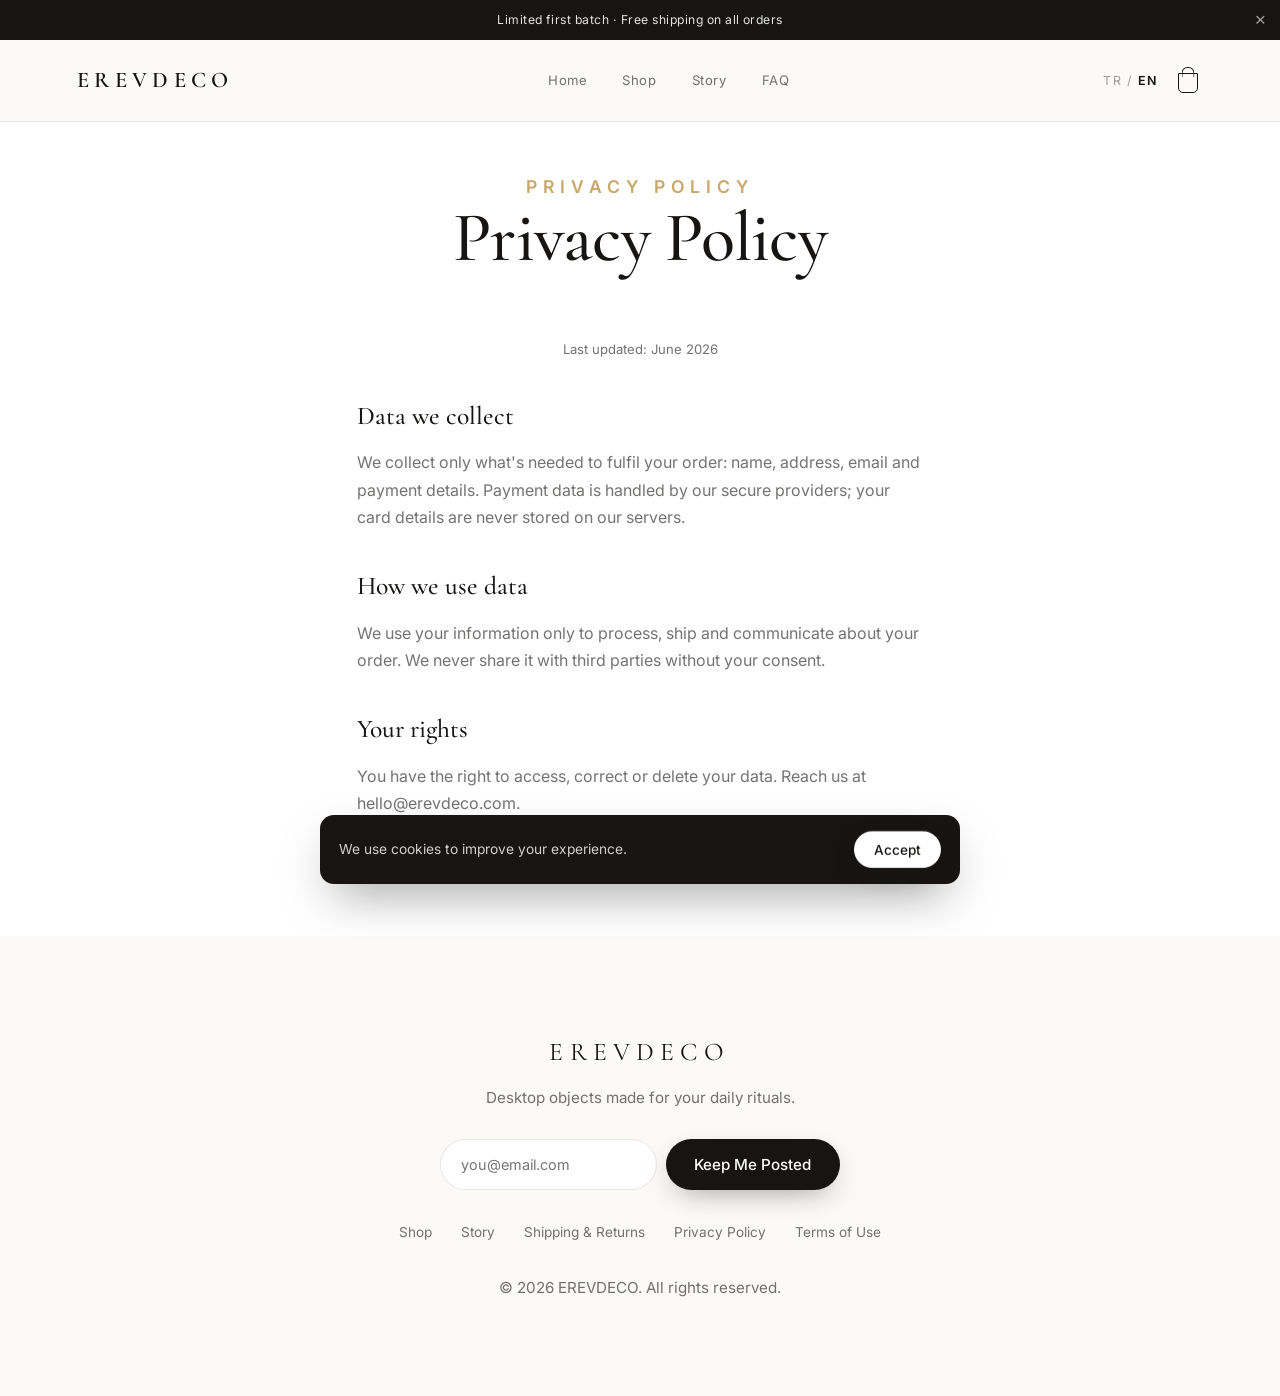
<file: gizlilik.html>
<!DOCTYPE html>
<html lang="tr">
<head>
  <meta charset="UTF-8" />
  <meta name="viewport" content="width=device-width, initial-scale=1.0, viewport-fit=cover" />
  <meta name="theme-color" content="#FFFFFF" />
  <title>Gizlilik Politikası — EREVDECO</title>
  <link rel="manifest" href="manifest.webmanifest" />
  <link rel="icon" href="favicon.svg" type="image/svg+xml" />
  <link rel="apple-touch-icon" href="assets/icon-180.png" />
  <link rel="canonical" href="https://erevdeco.com/gizlilik.html" />
  <link rel="preconnect" href="https://fonts.googleapis.com" />
  <link rel="preconnect" href="https://fonts.gstatic.com" crossorigin />
  <link href="https://fonts.googleapis.com/css2?family=Cormorant+Garamond:ital,wght@0,400;0,500;0,600;1,400&family=Inter:wght@300;400;500;600&display=swap" rel="stylesheet" />
  <link rel="stylesheet" href="css/style.css" />
</head>
<body data-chrome="1">
  <header class="subhead">
    <p class="kicker" data-i18n="legal.priv.title">Gizlilik Politikası</p>
    <h1 data-i18n="legal.priv.title">Gizlilik Politikası</h1>
  </header>
  <article class="legal">
    <p class="legal__updated" data-i18n="legal.updated">Son güncelleme: Haziran 2026</p>
    <h2 data-i18n="legal.priv.h1">.</h2><p data-i18n="legal.priv.b1">.</p>
    <h2 data-i18n="legal.priv.h2">.</h2><p data-i18n="legal.priv.b2">.</p>
    <h2 data-i18n="legal.priv.h3">.</h2><p data-i18n="legal.priv.b3">.</p>
  </article>
  <script src="js/i18n.js"></script>
  <script src="js/chrome.js"></script>
  <script src="js/cart.js"></script>
  <script src="js/main.js"></script>
</body>
</html>
</file>
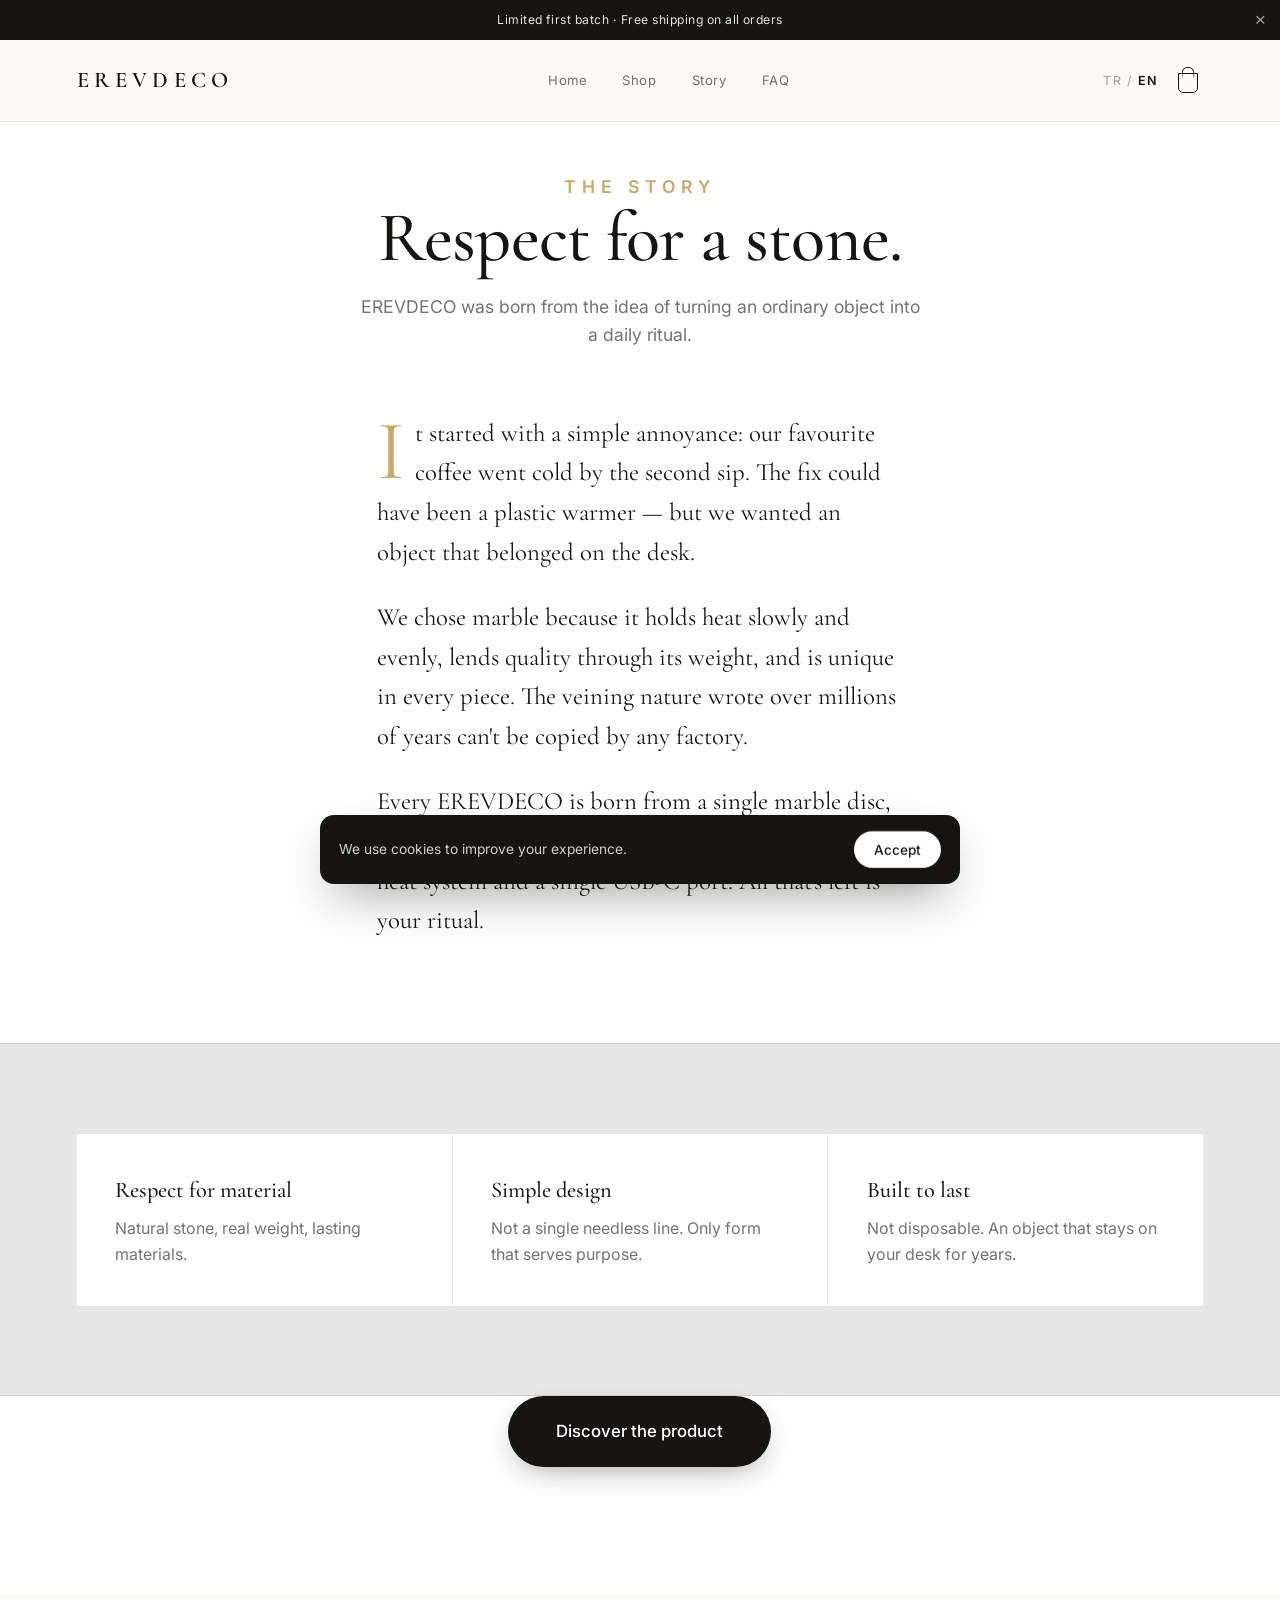
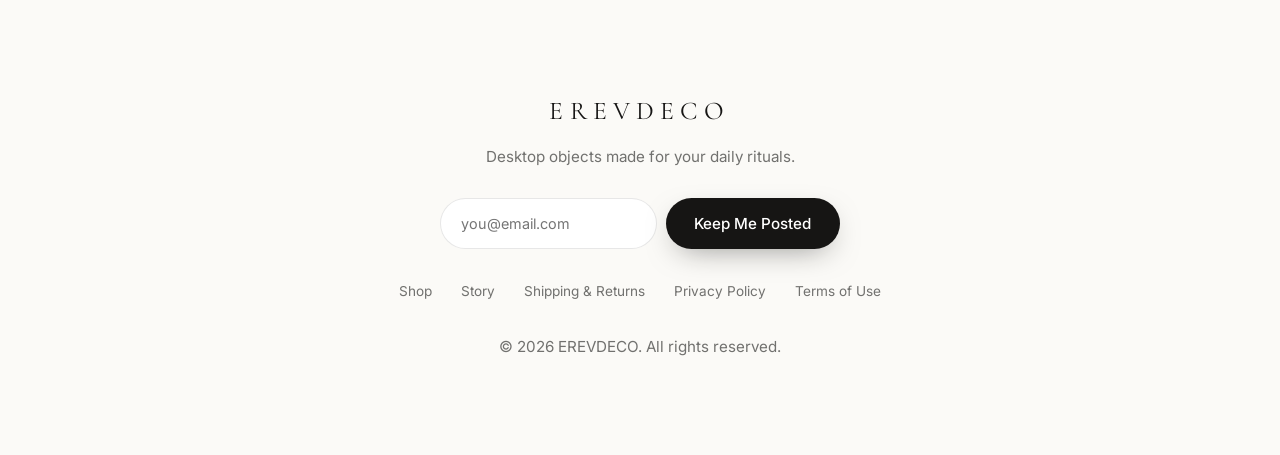
<file: hikaye.html>
<!DOCTYPE html>
<html lang="tr">
<head>
  <meta charset="UTF-8" />
  <meta name="viewport" content="width=device-width, initial-scale=1.0, viewport-fit=cover" />
  <meta name="theme-color" content="#FFFFFF" />
  <title>Hikâye — EREVDECO</title>
  <meta name="description" content="EREVDECO'nun hikâyesi: bir taşa duyulan saygı. Mermerden el yapımı sıcak tutucu nasıl doğdu." />
  <link rel="manifest" href="manifest.webmanifest" />
  <link rel="icon" href="favicon.svg" type="image/svg+xml" />
  <link rel="apple-touch-icon" href="assets/icon-180.png" />
  <link rel="canonical" href="https://erevdeco.com/hikaye.html" />
  <link rel="preconnect" href="https://fonts.googleapis.com" />
  <link rel="preconnect" href="https://fonts.gstatic.com" crossorigin />
  <link href="https://fonts.googleapis.com/css2?family=Cormorant+Garamond:ital,wght@0,400;0,500;0,600;1,400&family=Inter:wght@300;400;500;600&display=swap" rel="stylesheet" />
  <link rel="stylesheet" href="css/style.css" />
</head>
<body data-chrome="1">

  <header class="subhead reveal">
    <p class="kicker" data-i18n="story.eyebrow">HİKÂYE</p>
    <h1 data-i18n="story.title">Bir taşa duyulan saygı.</h1>
    <p data-i18n="story.sub">EREVDECO, sıradan bir nesneyi günlük bir ritüele dönüştürme fikrinden doğdu.</p>
  </header>

  <section class="storyprose">
    <p class="reveal" data-i18n="story.p1">Her şey basit bir rahatsızlıkla başladı: en sevdiğimiz kahve, daha ikinci yudumda soğuyordu. Çözüm plastik bir ısıtıcı olabilirdi — ama biz masaya ait olan bir nesne istedik.</p>
    <p class="reveal" data-i18n="story.p2">Mermeri seçtik çünkü ısıyı yavaş ve eşit tutar, ağırlığıyla kaliteyi elinize hissettirir ve her parçası benzersizdir. Doğanın milyonlarca yılda yazdığı damarları, hiçbir fabrika kopyalayamaz.</p>
    <p class="reveal" data-i18n="story.p3">Her EREVDECO, kesimi ve parlatması elde yapılan tek bir mermer diskten doğar. İçine sessiz bir ısı sistemi ve tek bir USB-C portu yerleştirdik. Geriye kalan tek şey: sizin ritüeliniz.</p>
  </section>

  <section class="values">
    <div class="value reveal"><b data-i18n="story.v1t">Malzemeye saygı</b><span data-i18n="story.v1b">Doğal taş, gerçek ağırlık, kalıcı malzemeler.</span></div>
    <div class="value reveal"><b data-i18n="story.v2t">Sade tasarım</b><span data-i18n="story.v2b">Gereksiz hiçbir çizgi yok. Sadece amaca hizmet eden form.</span></div>
    <div class="value reveal"><b data-i18n="story.v3t">Bir ömür boyu</b><span data-i18n="story.v3b">Tek kullanımlık değil. Yıllarca masanızda kalacak bir obje.</span></div>
  </section>

  <section class="storycta reveal">
    <a class="btn btn--solid btn--xl" href="urun.html" data-i18n="story.cta">Ürünü keşfet</a>
  </section>

  <script src="js/i18n.js"></script>
  <script src="js/chrome.js"></script>
  <script src="js/cart.js"></script>
  <script src="js/main.js"></script>
</body>
</html>
</file>
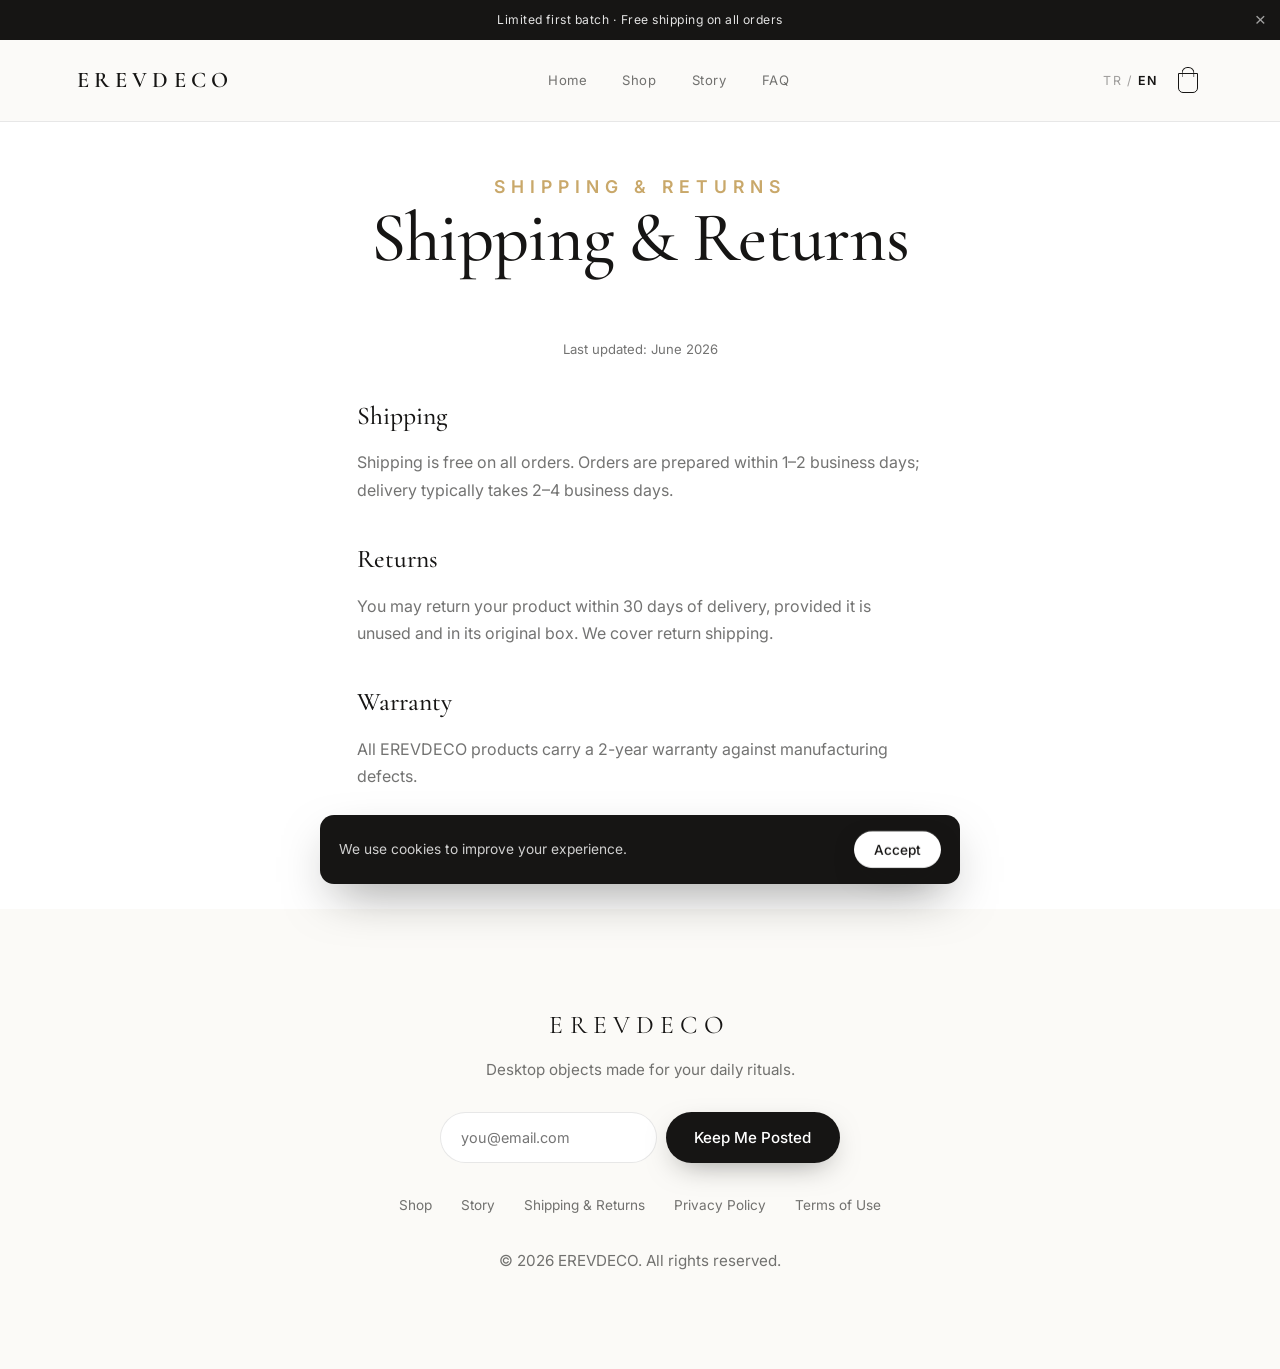
<file: kargo-iade.html>
<!DOCTYPE html>
<html lang="tr">
<head>
  <meta charset="UTF-8" />
  <meta name="viewport" content="width=device-width, initial-scale=1.0, viewport-fit=cover" />
  <meta name="theme-color" content="#FFFFFF" />
  <title>Kargo & İade — EREVDECO</title>
  <link rel="manifest" href="manifest.webmanifest" />
  <link rel="icon" href="favicon.svg" type="image/svg+xml" />
  <link rel="apple-touch-icon" href="assets/icon-180.png" />
  <link rel="canonical" href="https://erevdeco.com/kargo-iade.html" />
  <link rel="preconnect" href="https://fonts.googleapis.com" />
  <link rel="preconnect" href="https://fonts.gstatic.com" crossorigin />
  <link href="https://fonts.googleapis.com/css2?family=Cormorant+Garamond:ital,wght@0,400;0,500;0,600;1,400&family=Inter:wght@300;400;500;600&display=swap" rel="stylesheet" />
  <link rel="stylesheet" href="css/style.css" />
</head>
<body data-chrome="1">
  <header class="subhead">
    <p class="kicker" data-i18n="legal.ship.title">Kargo & İade</p>
    <h1 data-i18n="legal.ship.title">Kargo & İade</h1>
  </header>
  <article class="legal">
    <p class="legal__updated" data-i18n="legal.updated">Son güncelleme: Haziran 2026</p>
    <h2 data-i18n="legal.ship.h1">.</h2><p data-i18n="legal.ship.b1">.</p>
    <h2 data-i18n="legal.ship.h2">.</h2><p data-i18n="legal.ship.b2">.</p>
    <h2 data-i18n="legal.ship.h3">.</h2><p data-i18n="legal.ship.b3">.</p>
  </article>
  <script src="js/i18n.js"></script>
  <script src="js/chrome.js"></script>
  <script src="js/cart.js"></script>
  <script src="js/main.js"></script>
</body>
</html>
</file>
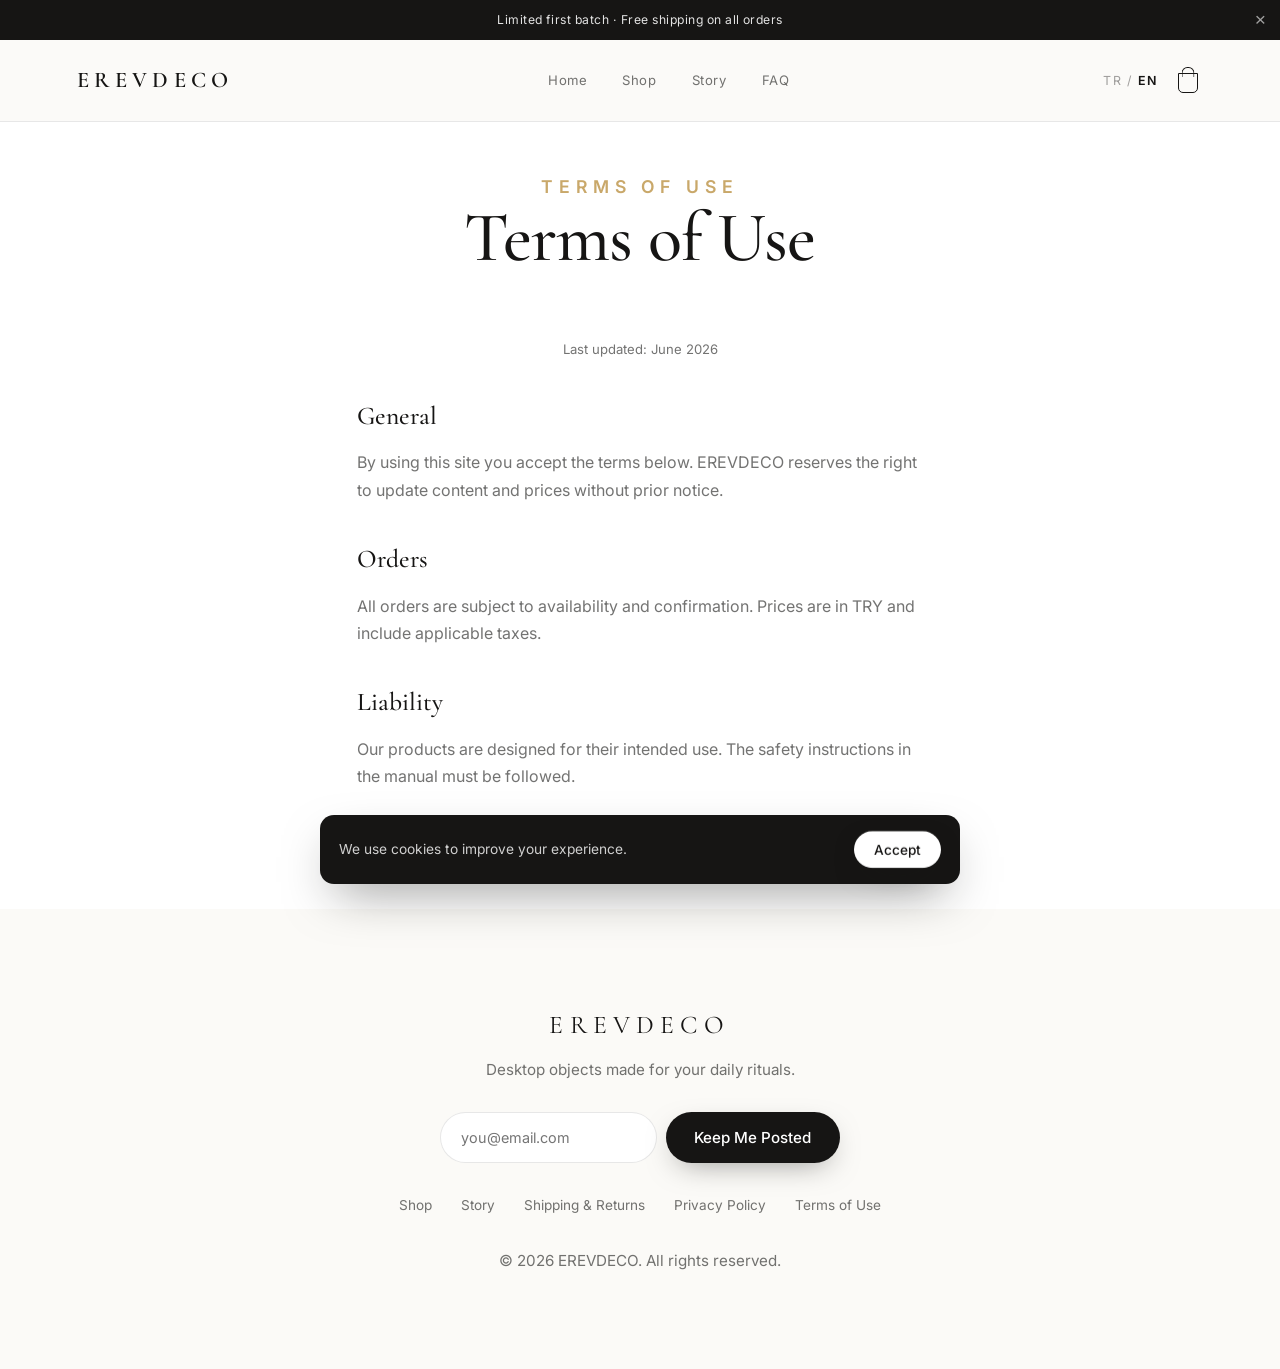
<file: kosullar.html>
<!DOCTYPE html>
<html lang="tr">
<head>
  <meta charset="UTF-8" />
  <meta name="viewport" content="width=device-width, initial-scale=1.0, viewport-fit=cover" />
  <meta name="theme-color" content="#FFFFFF" />
  <title>Kullanım Koşulları — EREVDECO</title>
  <link rel="manifest" href="manifest.webmanifest" />
  <link rel="icon" href="favicon.svg" type="image/svg+xml" />
  <link rel="apple-touch-icon" href="assets/icon-180.png" />
  <link rel="canonical" href="https://erevdeco.com/kosullar.html" />
  <link rel="preconnect" href="https://fonts.googleapis.com" />
  <link rel="preconnect" href="https://fonts.gstatic.com" crossorigin />
  <link href="https://fonts.googleapis.com/css2?family=Cormorant+Garamond:ital,wght@0,400;0,500;0,600;1,400&family=Inter:wght@300;400;500;600&display=swap" rel="stylesheet" />
  <link rel="stylesheet" href="css/style.css" />
</head>
<body data-chrome="1">
  <header class="subhead">
    <p class="kicker" data-i18n="legal.terms.title">Kullanım Koşulları</p>
    <h1 data-i18n="legal.terms.title">Kullanım Koşulları</h1>
  </header>
  <article class="legal">
    <p class="legal__updated" data-i18n="legal.updated">Son güncelleme: Haziran 2026</p>
    <h2 data-i18n="legal.terms.h1">.</h2><p data-i18n="legal.terms.b1">.</p>
    <h2 data-i18n="legal.terms.h2">.</h2><p data-i18n="legal.terms.b2">.</p>
    <h2 data-i18n="legal.terms.h3">.</h2><p data-i18n="legal.terms.b3">.</p>
  </article>
  <script src="js/i18n.js"></script>
  <script src="js/chrome.js"></script>
  <script src="js/cart.js"></script>
  <script src="js/main.js"></script>
</body>
</html>
</file>
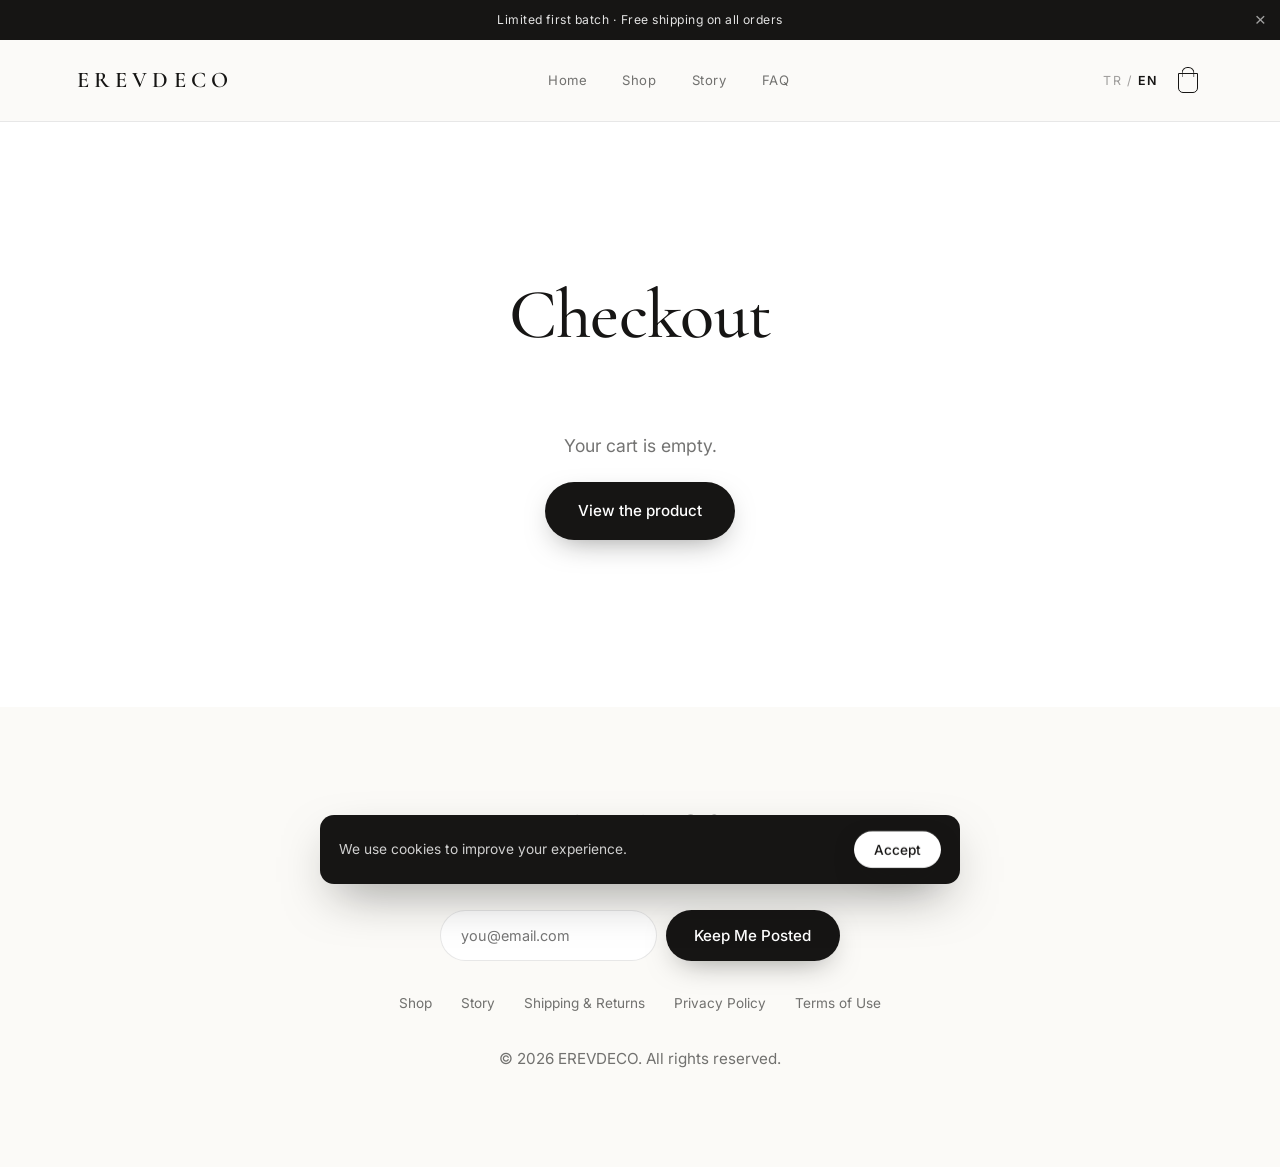
<file: odeme.html>
<!DOCTYPE html>
<html lang="tr">
<head>
  <meta charset="UTF-8" />
  <meta name="viewport" content="width=device-width, initial-scale=1.0, viewport-fit=cover" />
  <meta name="theme-color" content="#FFFFFF" />
  <title>Ödeme — EREVDECO</title>
  <meta name="robots" content="noindex" />
  <link rel="manifest" href="manifest.webmanifest" />
  <link rel="icon" href="favicon.svg" type="image/svg+xml" />
  <link rel="preconnect" href="https://fonts.googleapis.com" />
  <link rel="preconnect" href="https://fonts.gstatic.com" crossorigin />
  <link href="https://fonts.googleapis.com/css2?family=Cormorant+Garamond:ital,wght@0,400;0,500;0,600;1,400&family=Inter:wght@300;400;500;600&display=swap" rel="stylesheet" />
  <link rel="stylesheet" href="css/style.css" />
</head>
<body data-chrome="1">

  <main class="checkout" id="checkout">
    <div class="subhead" style="padding-bottom:1rem"><h1 data-i18n="co.title">Ödeme</h1></div>
    <div class="checkout__steps">
      <span><b data-i18n="co.steps.cart">Sepet</b></span>
      <span><b data-i18n="co.steps.ship">Teslimat</b></span>
      <span><b data-i18n="co.steps.pay">Ödeme</b></span>
    </div>

    <!-- empty state -->
    <div class="checkout__empty" id="coEmpty" hidden>
      <p data-i18n="co.empty">Sepetiniz boş.</p>
      <a class="btn btn--solid" href="urun.html" data-i18n="co.emptycta">Ürünü incele</a>
    </div>

    <!-- success state -->
    <div class="checkout__ok" id="coOk" hidden>
      <div class="okmark"></div>
      <h2 data-i18n="co.ok.title">Teşekkürler! Siparişiniz alındı.</h2>
      <p data-i18n="co.ok.sub">Onay e-postası birazdan kutunuzda olacak. Mermeriniz özenle hazırlanıyor.</p>
      <div class="ordercode"><span data-i18n="co.ok.order">Sipariş no</span>: <b id="orderCode">EREV-000000</b></div>
      <div><a class="btn btn--solid" href="index.html" data-i18n="co.ok.cta">Alışverişe devam et</a></div>
    </div>

    <!-- main checkout -->
    <form class="checkout__grid" id="coForm">
      <div class="checkout__form">
        <div class="formsec">
          <h3 data-i18n="co.contact">İletişim</h3>
          <div class="formgrid">
            <div class="field field--full"><label data-i18n="co.email">E-posta</label><input type="email" required></div>
          </div>
        </div>
        <div class="formsec">
          <h3 data-i18n="co.shiptitle">Teslimat adresi</h3>
          <div class="formgrid">
            <div class="field"><label data-i18n="co.fname">Ad</label><input required></div>
            <div class="field"><label data-i18n="co.lname">Soyad</label><input required></div>
            <div class="field field--full"><label data-i18n="co.address">Adres</label><input required></div>
            <div class="field"><label data-i18n="co.city">Şehir</label><input required></div>
            <div class="field"><label data-i18n="co.zip">Posta kodu</label><input required></div>
            <div class="field field--full"><label data-i18n="co.phone">Telefon</label><input type="tel" required></div>
          </div>
        </div>
        <div class="formsec">
          <h3 data-i18n="co.paytitle">Ödeme bilgileri</h3>
          <div class="formgrid">
            <div class="field field--full"><label data-i18n="co.card">Kart numarası</label><input inputmode="numeric" placeholder="4242 4242 4242 4242" required></div>
            <div class="field"><label data-i18n="co.exp">AA/YY</label><input placeholder="08/29" required></div>
            <div class="field"><label data-i18n="co.cvc">CVC</label><input inputmode="numeric" placeholder="123" required></div>
          </div>
        </div>
        <div class="formsec">
          <label class="giftcheck"><input type="checkbox" id="giftChk"><span data-i18n="co.gift">Hediye olarak gönder</span></label>
          <div class="giftbox" id="giftBox" hidden>
            <textarea id="giftMsg" rows="3" placeholder="Sevdiklerinize bir not bırakın…" data-i18n-ph="co.giftph"></textarea>
          </div>
        </div>
      </div>

      <aside class="summary">
        <h3 data-i18n="co.summary">Sipariş özeti</h3>
        <div class="summary__items" id="coItems"></div>
        <div class="summary__gift" id="coGift" hidden data-i18n="co.giftbadge">🎁 Hediye paketi — ücretsiz</div>
        <div class="summary__row"><span data-i18n="co.subtotal">Ara toplam</span><span id="coSub">₺0</span></div>
        <div class="summary__row"><span data-i18n="co.shipping">Kargo</span><span data-i18n="co.free">Ücretsiz</span></div>
        <div class="summary__row summary__row--total"><span data-i18n="co.total">Toplam</span><b id="coTotal">₺0</b></div>
        <button type="submit" class="btn btn--solid checkout__place" data-i18n="co.place">Siparişi Tamamla</button>
        <p class="checkout__secure" data-i18n="co.secure">256-bit SSL ile güvenli ödeme</p>
      </aside>
    </form>
  </main>

  <script src="js/i18n.js"></script>
  <script src="js/chrome.js"></script>
  <script src="js/cart.js"></script>
  <script src="js/main.js"></script>
  <script>
  (function(){
    function lang(){return document.documentElement.lang==='en'?'en':'tr';}
    function t(k){var d=window.I18N[lang()];return (d&&d[k])||k;}
    var form=document.getElementById('coForm'),empty=document.getElementById('coEmpty');
    function refresh(){
      var items=window.Cart.read();
      if(!items.length){form.hidden=true;empty.hidden=false;document.querySelector('.checkout__steps').hidden=true;return;}
      empty.hidden=true;form.hidden=false;
      var box=document.getElementById('coItems');
      box.innerHTML=items.map(function(i){
        var line=window.Cart.BUNDLES[i.bundle].price*i.qty;
        return '<div class="summary__item"><span>'+window.Cart.lineName(i)+' × '+i.qty+'</span><span>'+window.Cart.money(line)+'</span></div>';
      }).join('');
      document.getElementById('coSub').textContent=window.Cart.money(window.Cart.subtotal());
      document.getElementById('coTotal').textContent=window.Cart.money(window.Cart.subtotal());
    }
    refresh();
    // re-render labels/items on language toggle
    var lt=document.getElementById('langToggle');
    if(lt)lt.addEventListener('click',function(){setTimeout(refresh,30);});
    var giftChk=document.getElementById('giftChk');
    if(giftChk)giftChk.addEventListener('change',function(){
      document.getElementById('giftBox').hidden=!giftChk.checked;
      document.getElementById('coGift').hidden=!giftChk.checked;
    });
    form.addEventListener('submit',function(e){
      e.preventDefault();
      var n='';for(var i=0;i<6;i++){n+=Math.floor(Math.random()*10);}
      document.getElementById('orderCode').textContent='EREV-'+n;
      window.Cart.clear();
      form.hidden=true;document.querySelector('.checkout__steps').hidden=true;
      document.getElementById('coOk').hidden=false;
      window.scrollTo({top:0,behavior:'smooth'});
    });
  })();
  </script>
</body>
</html>
</file>
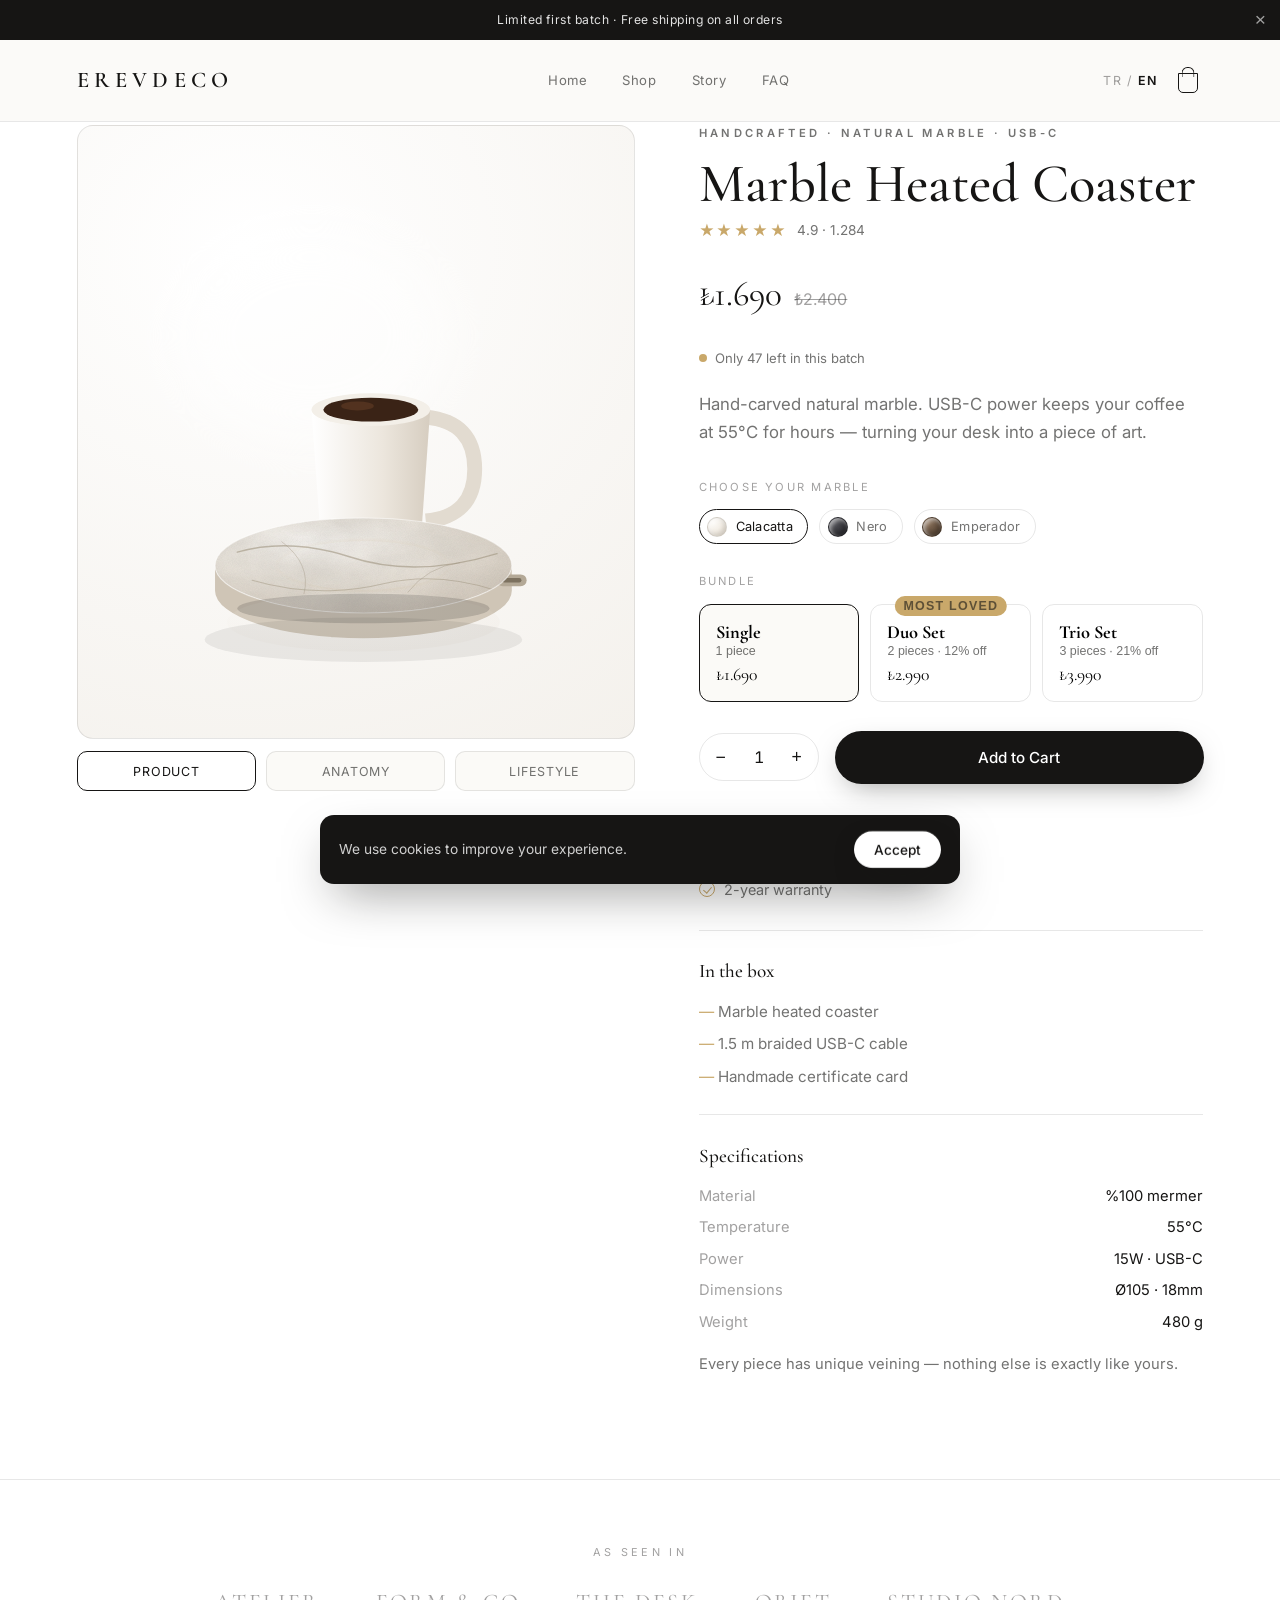
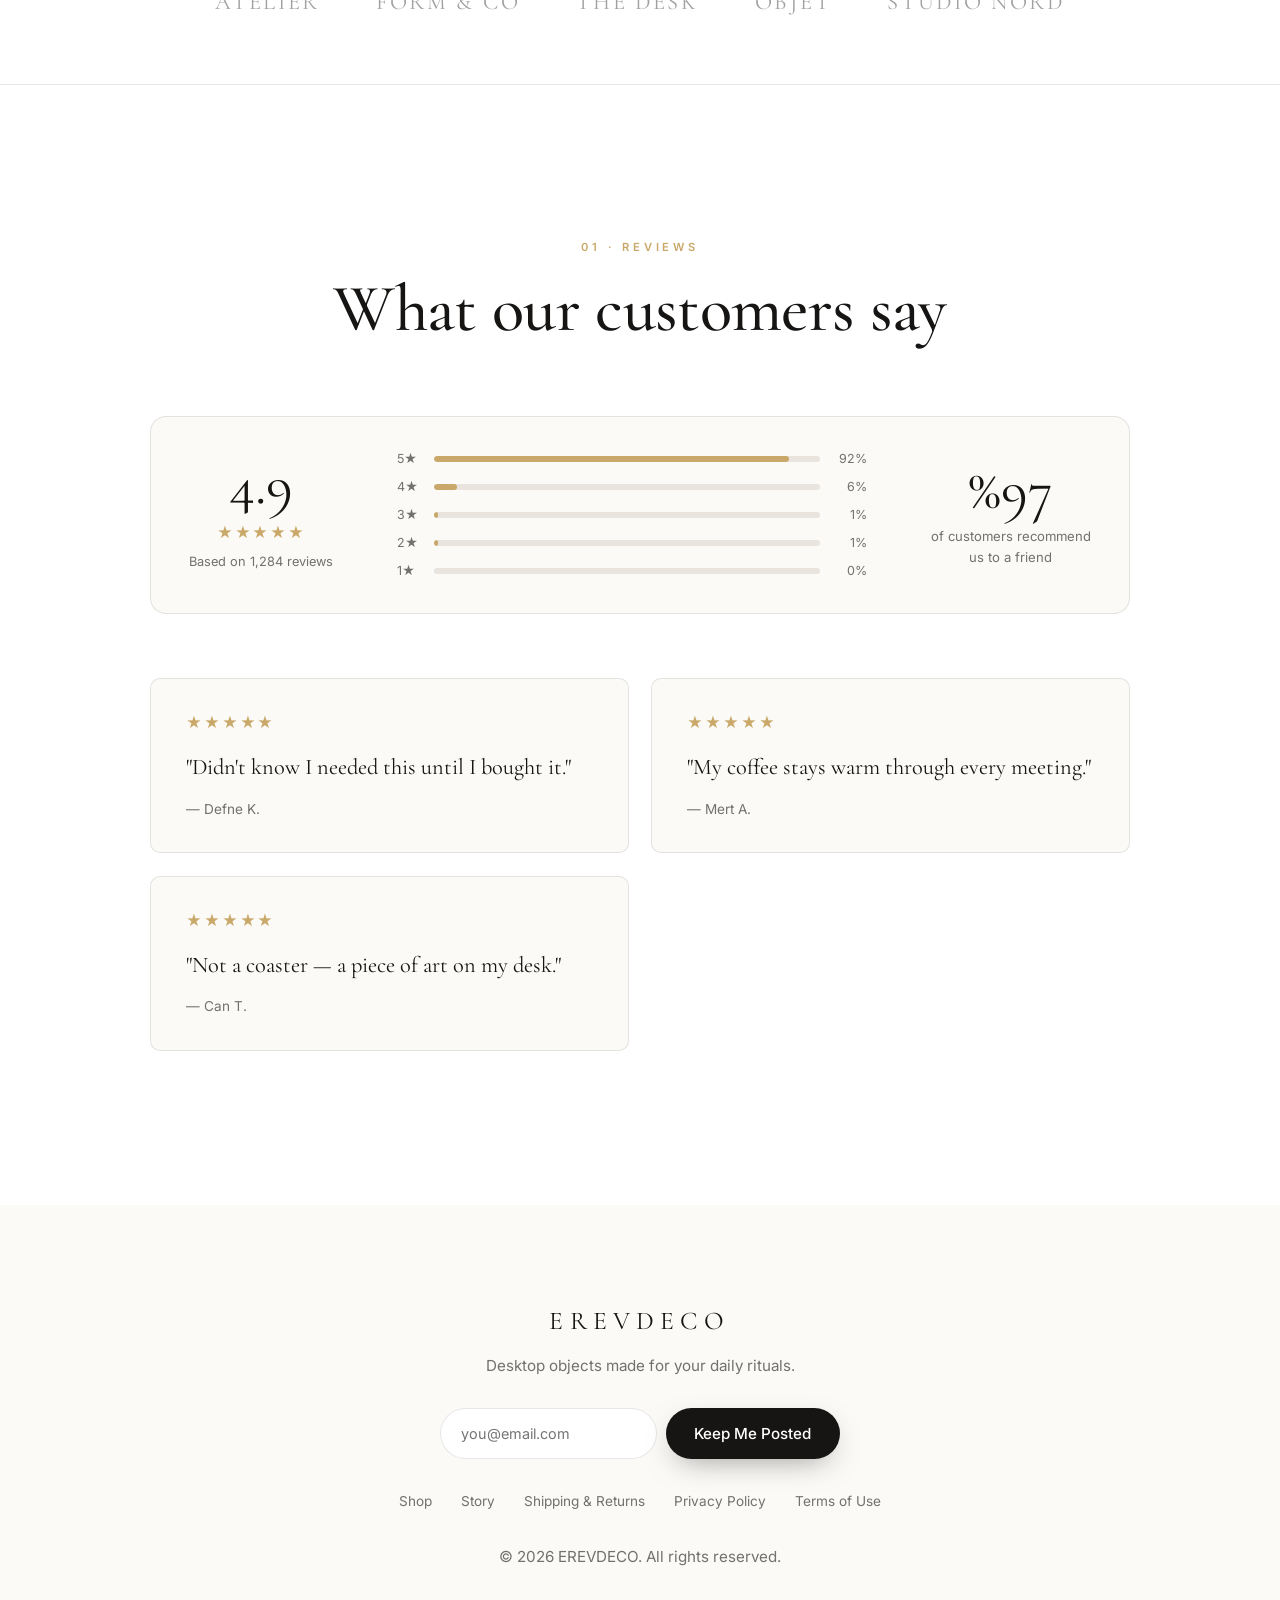
<file: urun.html>
<!DOCTYPE html>
<html lang="tr">
<head>
  <meta charset="UTF-8" />
  <meta name="viewport" content="width=device-width, initial-scale=1.0, viewport-fit=cover" />
  <meta name="theme-color" content="#FFFFFF" />
  <title>Mermer Sıcak Tutucu — EREVDECO</title>
  <meta name="description" content="EREVDECO Mermer Sıcak Tutucu — el yapımı doğal mermer, USB-C ile çalışır, 55°C sabit sıcaklık." />
  <meta property="og:title" content="Mermer Sıcak Tutucu — EREVDECO" />
  <meta property="og:image" content="https://erevdeco.com/assets/og.png" />
  <meta name="twitter:card" content="summary_large_image" />
  <link rel="manifest" href="manifest.webmanifest" />
  <link rel="icon" href="favicon.svg" type="image/svg+xml" />
  <link rel="apple-touch-icon" href="assets/icon-180.png" />
  <link rel="canonical" href="https://erevdeco.com/urun.html" />
  <script type="application/ld+json">
  {"@context":"https://schema.org","@type":"BreadcrumbList","itemListElement":[{"@type":"ListItem","position":1,"name":"Home","item":"https://erevdeco.com/"},{"@type":"ListItem","position":2,"name":"Marble Heated Coaster","item":"https://erevdeco.com/urun.html"}]}
  </script>
  <link rel="preconnect" href="https://fonts.googleapis.com" />
  <link rel="preconnect" href="https://fonts.gstatic.com" crossorigin />
  <link href="https://fonts.googleapis.com/css2?family=Cormorant+Garamond:ital,wght@0,400;0,500;0,600;1,400&family=Inter:wght@300;400;500;600&display=swap" rel="stylesheet" />
  <link rel="stylesheet" href="css/style.css" />
  <script type="application/ld+json">
  {"@context":"https://schema.org","@type":"Product","name":"EREVDECO Marble Heated Coaster","image":"https://erevdeco.com/favicon.svg","description":"Handcrafted natural-marble, USB-C powered coffee & tea warmer that holds a steady 55°C.","brand":{"@type":"Brand","name":"EREVDECO"},"aggregateRating":{"@type":"AggregateRating","ratingValue":"4.9","reviewCount":"1284"},"offers":{"@type":"Offer","priceCurrency":"TRY","price":"1690","availability":"https://schema.org/InStock","url":"https://erevdeco.com/urun.html"}}
  </script>
</head>
<body data-chrome="1">

  <svg class="defs" width="0" height="0" aria-hidden="true" focusable="false">
    <defs>
      <filter id="marbleClouds" x="-30%" y="-30%" width="160%" height="160%">
        <feTurbulence type="fractalNoise" baseFrequency="0.012 0.02" numOctaves="4" seed="14" result="n"/>
        <feColorMatrix in="n" type="matrix" values="0 0 0 0 0.44  0 0 0 0 0.41  0 0 0 0 0.36  0 0 0 0.55 0"/>
      </filter>
      <filter id="grain" x="0" y="0" width="100%" height="100%">
        <feTurbulence type="fractalNoise" baseFrequency="0.9" numOctaves="2" stitchTiles="stitch" result="g"/>
        <feColorMatrix in="g" type="matrix" values="0 0 0 0 0  0 0 0 0 0  0 0 0 0 0  0 0 0 0.05 0"/>
      </filter>
      <radialGradient id="discTop" cx="34%" cy="26%" r="78%">
        <stop offset="0%" stop-color="var(--m1)"/><stop offset="55%" stop-color="var(--m2)"/><stop offset="100%" stop-color="var(--m3)"/>
      </radialGradient>
      <radialGradient id="heatGrad" cx="50%" cy="50%" r="50%">
        <stop offset="0%" stop-color="rgba(201,168,106,.85)"/><stop offset="100%" stop-color="rgba(201,168,106,0)"/>
      </radialGradient>
      <linearGradient id="mugGrad" x1="0" y1="0" x2="1" y2="0">
        <stop offset="0%" stop-color="#ffffff"/><stop offset="60%" stop-color="#ece6dd"/><stop offset="100%" stop-color="#d6cdc0"/>
      </linearGradient>
    </defs>
  </svg>

  <main class="pdp">
    <div class="pdp__gallerywrap">
    <div class="pdp__gallery">
      <div class="pview is-active" data-view="product">
      <svg class="product" viewBox="0 0 620 760" aria-label="Marble heated coaster">
        <ellipse class="refraction" cx="250" cy="250" rx="190" ry="150"/>
        <g class="steam" stroke="#fff" stroke-width="9" stroke-linecap="round" fill="none" opacity=".75">
          <path class="steam__p s1" d="M286 250 q-26 -34 0 -68 q26 -34 0 -68"/>
          <path class="steam__p s2" d="M320 250 q26 -36 0 -72 q-26 -36 0 -72"/>
          <path class="steam__p s3" d="M352 250 q-22 -32 0 -64 q22 -32 0 -64"/>
        </g>
        <g class="mug">
          <path class="mug__handle" d="M404 360 q66 6 66 70 q0 64 -66 70" fill="none" stroke="#e2dbd0" stroke-width="20"/>
          <path class="mug__body" d="M250 350 h160 l-12 168 q-2 26 -68 26 q-66 0 -68 -26 z" fill="url(#mugGrad)"/>
          <ellipse cx="330" cy="350" rx="80" ry="22" fill="#f3efe8"/>
          <ellipse cx="330" cy="350" rx="64" ry="16" fill="#3a2316"/>
          <ellipse cx="312" cy="345" rx="22" ry="6" fill="#5d3a23" opacity=".7"/>
        </g>
        <ellipse class="heat-halo" cx="320" cy="556" rx="150" ry="40" fill="url(#heatGrad)"/>
        <g class="disc">
          <path class="disc__side" d="M120 560 a200 64 0 0 0 400 0 v34 a200 64 0 0 1 -400 0 z" fill="#cfc5b6"/>
          <g class="usbc-port"><rect x="500" y="572" width="40" height="16" rx="8" fill="#b3a896"/><rect x="507" y="577" width="26" height="6" rx="3" fill="#7c715f"/></g>
          <ellipse class="disc__top" cx="320" cy="560" rx="200" ry="64" fill="url(#discTop)"/>
          <clipPath id="discClip2"><ellipse cx="320" cy="560" rx="200" ry="64"/></clipPath>
          <g clip-path="url(#discClip2)">
            <rect x="120" y="496" width="400" height="128" filter="url(#marbleClouds)" opacity=".7"/>
            <rect x="120" y="496" width="400" height="128" filter="url(#grain)"/>
            <g class="veins" stroke="var(--vein)" fill="none" stroke-linecap="round">
              <path d="M150 542 q70 -20 150 6 q90 30 200 -4" stroke-width="2" opacity=".55"/>
              <path d="M170 580 q90 26 180 4 q70 -16 150 10" stroke-width="1.4" opacity=".45"/>
              <path d="M210 528 q40 30 30 70" stroke-width="1.2" opacity=".4"/>
              <path d="M380 596 q26 -34 70 -40" stroke-width="1.2" opacity=".4"/>
            </g>
          </g>
          <ellipse cx="320" cy="560" rx="200" ry="64" fill="none" stroke="#fff" stroke-width="1.5" opacity=".5"/>
          <ellipse class="disc__glow" cx="320" cy="560" rx="120" ry="38" fill="none" stroke="url(#heatGrad)" stroke-width="10"/>
        </g>
        <ellipse class="reflection-disc" cx="320" cy="636" rx="184" ry="40" fill="url(#discTop)" opacity=".12"/>
        <ellipse class="ground" cx="320" cy="618" rx="170" ry="20" fill="rgba(21,21,21,.16)"/>
        <ellipse class="ground" cx="320" cy="660" rx="214" ry="30" fill="rgba(21,21,21,.07)"/>
      </svg>
      </div>

      <div class="pview" data-view="anatomy">
        <svg class="xsec is-exploded is-coil is-heat" viewBox="0 188 440 252" aria-label="Cross-section">
          <line x1="60" y1="412" x2="380" y2="412" stroke="#1515151a" stroke-width="1"/>
          <g class="lay" id="layUsb"><rect x="150" y="372" width="140" height="30" rx="8" fill="none" stroke="#1f1f1f" stroke-width="1.4"/><path d="M290 387 h70" fill="none" stroke="#1f1f1f" stroke-width="1.4"/><rect x="360" y="380" width="24" height="14" rx="4" fill="none" stroke="#1f1f1f" stroke-width="1.4"/></g>
          <g class="lay" id="laySensor"><rect x="150" y="338" width="140" height="22" rx="6" fill="none" stroke="#1f1f1f" stroke-width="1.4"/><circle cx="220" cy="349" r="7" fill="none" stroke="#1f1f1f" stroke-width="1.4"/><circle cx="220" cy="349" r="2" fill="#1f1f1f"/></g>
          <g class="lay" id="layCoil"><rect x="150" y="300" width="140" height="26" rx="6" fill="none" stroke="#1f1f1f" stroke-width="1.4"/><path class="coil" d="M162 313 q10 -12 20 0 q10 12 20 0 q10 -12 20 0 q10 12 20 0 q10 -12 20 0 q10 12 20 0 q10 -12 20 0" fill="none" stroke="#1f1f1f" stroke-width="1.6"/></g>
          <g class="lay" id="layPlate"><rect x="150" y="270" width="140" height="18" rx="5" fill="none" stroke="#1f1f1f" stroke-width="1.4"/><g class="heat-waves" stroke="#C9A86A" stroke-width="1.6" fill="none" stroke-linecap="round"><path d="M185 268 q8 -18 0 -36"/><path d="M220 268 q-8 -18 0 -36"/><path d="M255 268 q8 -18 0 -36"/></g></g>
          <g class="lay" id="layMarble"><path d="M150 250 q0 -40 70 -40 q70 0 70 40 v6 q0 8 -70 8 q-70 0 -70 -8 z" fill="url(#discTop)" stroke="#1f1f1f" stroke-width="1.4"/><g stroke="var(--vein)" stroke-width="1" fill="none" opacity=".6"><path d="M168 232 q40 -14 90 4"/><path d="M180 244 q30 8 80 -2"/></g></g>
        </svg>
      </div>

      <div class="pview" data-view="life">
        <svg class="lifestyle" viewBox="0 0 520 380" stroke="currentColor" fill="none" stroke-width="1.4" stroke-linecap="round" stroke-linejoin="round" aria-label="On the desk">
          <rect x="58" y="48" width="78" height="58" rx="2"/><path d="M68 92 l24 -28 l14 16 l12 -18 l18 30" opacity=".7"/>
          <rect x="372" y="44" width="92" height="78" rx="2"/><line x1="418" y1="44" x2="418" y2="122"/><line x1="372" y1="83" x2="464" y2="83"/>
          <line x1="40" y1="300" x2="486" y2="300"/>
          <rect x="150" y="232" width="92" height="56" rx="3"/><path d="M138 296 h116 l10 4 h-136 z"/>
          <g><rect x="64" y="278" width="54" height="9" rx="1"/><rect x="68" y="269" width="46" height="9" rx="1"/><rect x="72" y="260" width="40" height="9" rx="1"/></g>
          <ellipse cx="346" cy="296" rx="48" ry="12"/><path d="M324 290 h44 l-4 -30 h-36 z"/><path d="M368 266 q14 0 14 13 q0 13 -14 13"/>
          <g stroke="#C9A86A"><path d="M340 252 q7 -10 0 -20"/><path d="M356 252 q-7 -10 0 -20"/></g>
          <ellipse cx="346" cy="296" rx="26" ry="7" stroke="#C9A86A" opacity=".6"/>
          <path d="M438 296 q-3 -30 -18 -40 M438 296 q3 -26 20 -34 M438 296 v-30" /><path d="M426 296 h24 l-3 14 h-18 z"/>
        </svg>
      </div>
    </div>
    <div class="pthumbs">
      <button class="pthumb is-active" data-view="product"><span data-i18n="prod.view.product">Ürün</span></button>
      <button class="pthumb" data-view="anatomy"><span data-i18n="prod.view.anatomy">Anatomi</span></button>
      <button class="pthumb" data-view="life"><span data-i18n="prod.view.life">Yaşam</span></button>
    </div>
    </div>

    <div class="pdp__info">
      <p class="pdp__eyebrow" data-i18n="prod.eyebrow">EL YAPIMI · DOĞAL MERMER · USB-C</p>
      <h1 class="pdp__title" data-i18n="prod.title">Mermer Sıcak Tutucu</h1>
      <div class="pdp__rate"><span class="stars">★★★★★</span><span>4.9 · 1.284</span></div>
      <div class="pdp__price"><span class="pdp__now" id="pdpNow">₺1.690</span><span class="pdp__old" id="pdpOld">₺2.400</span></div>
      <p class="pdp__stock"><span class="dot"></span><span data-i18n="prod.lowstock">Bu partide son 47 adet</span></p>
      <p class="pdp__desc" data-i18n="prod.desc">El işçiliğiyle yontulmuş doğal mermer. USB-C gücüyle kahvenizi saatlerce 55°C'de tutar — masanızı bir sanat eserine dönüştürür.</p>

      <div class="pdp__group">
        <span class="pdp__lbl" data-i18n="prod.marble">Mermer seçimi</span>
        <div class="config__swatches">
          <button class="swatch is-active" data-marble="calacatta" aria-label="Calacatta"><span class="swatch__chip swatch__chip--calacatta"></span><span class="swatch__name">Calacatta</span></button>
          <button class="swatch" data-marble="nero" aria-label="Nero"><span class="swatch__chip swatch__chip--nero"></span><span class="swatch__name">Nero</span></button>
          <button class="swatch" data-marble="emperador" aria-label="Emperador"><span class="swatch__chip swatch__chip--emperador"></span><span class="swatch__name">Emperador</span></button>
        </div>
      </div>

      <div class="pdp__group">
        <span class="pdp__lbl" data-i18n="prod.bundle">Paket</span>
        <div class="pdp__bundles">
          <button class="bundle is-active" data-bundle="1" data-price="1690" data-old="2400"><b data-i18n="prod.b1">Tek</b><span data-i18n="prod.b1d">1 adet</span><em>₺1.690</em></button>
          <button class="bundle bundle--pop" data-bundle="2" data-price="2990" data-old="3380"><span class="bundle__badge" data-i18n="prod.popular">En sevilen</span><b data-i18n="prod.b2">İkili Set</b><span data-i18n="prod.b2d">2 adet · %12 indirim</span><em>₺2.990</em></button>
          <button class="bundle" data-bundle="3" data-price="3990" data-old="5070"><b data-i18n="prod.b3">Üçlü Set</b><span data-i18n="prod.b3d">3 adet · %21 indirim</span><em>₺3.990</em></button>
        </div>
      </div>

      <div class="pdp__row">
        <div class="qtystep">
          <button id="qtyDec" aria-label="-">−</button><span id="qtyVal">1</span><button id="qtyInc" aria-label="+">+</button>
        </div>
        <button class="btn btn--solid pdp__add" id="addBtn" data-i18n="prod.add">Sepete Ekle</button>
      </div>

      <ul class="pdp__trust">
        <li><i class="tick"></i><span data-i18n="prod.ship1">Ücretsiz & hızlı kargo</span></li>
        <li><i class="tick"></i><span data-i18n="prod.ship2">30 gün koşulsuz iade</span></li>
        <li><i class="tick"></i><span data-i18n="prod.ship3">2 yıl garanti</span></li>
      </ul>

      <div class="pdp__box">
        <h3 data-i18n="prod.inbox">Kutuda neler var</h3>
        <ul>
          <li data-i18n="prod.inbox1">Mermer sıcak tutucu</li>
          <li data-i18n="prod.inbox2">1,5 m örgülü USB-C kablo</li>
          <li data-i18n="prod.inbox3">El yapımı sertifika kartı</li>
        </ul>
      </div>

      <div class="pdp__specs">
        <h3 data-i18n="prod.specs">Teknik özellikler</h3>
        <dl>
          <dt data-i18n="spec.1.t">Malzeme</dt><dd>%100 mermer</dd>
          <dt data-i18n="spec.2.t">Sıcaklık</dt><dd>55°C</dd>
          <dt data-i18n="spec.3.t">Güç</dt><dd>15W · USB-C</dd>
          <dt data-i18n="spec.4.t">Ölçüler</dt><dd>Ø105 · 18mm</dd>
          <dt data-i18n="spec.5.t">Ağırlık</dt><dd>480 g</dd>
        </dl>
        <p style="margin-top:1.2rem;color:var(--ink-60);font-size:.92rem" data-i18n="prod.unique">Her parça benzersiz damarlara sahiptir — sizinkinin eşi yok.</p>
      </div>
    </div>
  </main>

  <section class="press">
    <p class="press__label" data-i18n="press.title">Basında</p>
    <div class="press__row">
      <span>ATELIER</span><span>FORM &amp; CO</span><span>THE DESK</span><span>OBJET</span><span>STUDIO NORD</span>
    </div>
  </section>

  <section class="reviews section">
    <div class="section__head reveal">
      <p class="kicker" data-i18n="reviews.kicker">DEĞERLENDİRMELER</p>
      <h2 class="display" data-i18n="reviews.title">Müşterilerimiz ne diyor?</h2>
    </div>
    <div class="reviews__summary reveal">
      <div class="reviews__score">
        <span class="reviews__big">4.9</span>
        <span class="stars">★★★★★</span>
        <span class="reviews__based" data-i18n="reviews.based">1.284 değerlendirmeye göre</span>
      </div>
      <div class="reviews__bars">
        <div class="rbar"><span>5★</span><i><b style="width:92%"></b></i><em>92%</em></div>
        <div class="rbar"><span>4★</span><i><b style="width:6%"></b></i><em>6%</em></div>
        <div class="rbar"><span>3★</span><i><b style="width:1%"></b></i><em>1%</em></div>
        <div class="rbar"><span>2★</span><i><b style="width:1%"></b></i><em>1%</em></div>
        <div class="rbar"><span>1★</span><i><b style="width:0%"></b></i><em>0%</em></div>
      </div>
      <div class="reviews__rec"><span class="reviews__big">%97</span><span data-i18n="reviews.recommend">müşterimiz arkadaşına tavsiye ediyor</span></div>
    </div>
    <div class="proof__grid reviews__grid">
      <blockquote class="reveal"><span class="stars">★★★★★</span><p data-i18n="proof.1">"Satın alana kadar buna ihtiyacım olduğunu bilmiyordum."</p><cite data-i18n="proof.1.n">— Defne K.</cite></blockquote>
      <blockquote class="reveal"><span class="stars">★★★★★</span><p data-i18n="proof.2">"Kahvem her toplantı boyunca sıcak kalıyor."</p><cite data-i18n="proof.2.n">— Mert A.</cite></blockquote>
      <blockquote class="reveal"><span class="stars">★★★★★</span><p data-i18n="proof.4">"Bir bardak altlığı değil, masamda bir sanat eseri."</p><cite data-i18n="proof.4.n">— Can T.</cite></blockquote>
    </div>
  </section>

  <div class="pdp-sticky" id="pdpSticky">
    <div class="pdp-sticky__info"><span class="pdp-sticky__name" data-i18n="prod.title">Mermer Sıcak Tutucu</span><span class="pdp-sticky__price" id="pdpStickyPrice">₺1.690</span></div>
    <button class="btn btn--solid" id="addBtnSticky" data-i18n="prod.add">Sepete Ekle</button>
  </div>

  <script src="js/i18n.js"></script>
  <script src="js/chrome.js"></script>
  <script src="js/cart.js"></script>
  <script src="js/main.js"></script>
  <script>
  (function(){
    var qty=1;
    var qv=document.getElementById('qtyVal');
    document.getElementById('qtyInc').addEventListener('click',function(){qty++;qv.textContent=qty;});
    document.getElementById('qtyDec').addEventListener('click',function(){if(qty>1){qty--;qv.textContent=qty;}});
    var bundles=document.querySelectorAll('.bundle');
    var now=document.getElementById('pdpNow'),old=document.getElementById('pdpOld');
    var curBundle=1;
    function money(n){return '₺'+Number(n).toLocaleString('tr-TR');}
    bundles.forEach(function(b){b.addEventListener('click',function(){
      bundles.forEach(function(x){x.classList.remove('is-active');});
      b.classList.add('is-active');
      curBundle=parseInt(b.dataset.bundle,10);
      now.textContent=money(b.dataset.price);old.textContent=money(b.dataset.old);
      var sp=document.getElementById('pdpStickyPrice');if(sp)sp.textContent=money(b.dataset.price);
    });});
    function doAdd(){
      var sw=document.querySelector('.swatch.is-active');
      window.Cart.add(curBundle,sw?sw.dataset.marble:'calacatta',qty);
    }
    document.getElementById('addBtn').addEventListener('click',doAdd);
    var addS=document.getElementById('addBtnSticky');if(addS)addS.addEventListener('click',doAdd);
    // reveal sticky bar once the main add button scrolls out of view
    var sticky=document.getElementById('pdpSticky'),mainAdd=document.getElementById('addBtn');
    if(sticky&&mainAdd&&'IntersectionObserver' in window){
      new IntersectionObserver(function(en){en.forEach(function(e){sticky.classList.toggle('is-show',!e.isIntersecting);});},{threshold:0}).observe(mainAdd);
    }
    var thumbs=document.querySelectorAll('.pthumb'),views=document.querySelectorAll('.pview');
    thumbs.forEach(function(t){t.addEventListener('click',function(){
      thumbs.forEach(function(x){x.classList.remove('is-active');});t.classList.add('is-active');
      var v=t.dataset.view;views.forEach(function(p){p.classList.toggle('is-active',p.dataset.view===v);});
    });});
  })();
  </script>
</body>
</html>
</file>
<file: css/style.css>
/* =====================================================================
   EREVDECO — bespoke luxury design system (patent-drawing visual language)
   ===================================================================== */

:root{
  --white:#FFFFFF;
  --paper:#FBFAF7;          /* kırık beyaz */
  --marble:#F4F1EC;
  --neutral:#E9E4DD;
  --char:#161514;           /* antrasit */
  --gold:#C9A86A;
  --gold-soft:#E2CFA6;
  --ink-60:rgba(22,21,20,.6);
  --ink-40:rgba(22,21,20,.4);
  --line:rgba(22,21,20,.1);

  /* live marble theme (Calacatta default) */
  --m1:#fcfaf7; --m2:#efe9e0; --m3:#ddd3c6; --vein:#9a8e79;

  --serif:"Cormorant Garamond",Georgia,serif;
  --sans:"Inter",-apple-system,BlinkMacSystemFont,"Segoe UI",sans-serif;
  --ease:cubic-bezier(.16,1,.3,1);
  --maxw:1280px;
  --pad:clamp(20px,6vw,100px);
}

*{box-sizing:border-box;margin:0;padding:0}
[hidden]{display:none!important}
html{scroll-behavior:smooth;-webkit-text-size-adjust:100%}
body{
  font-family:var(--sans);color:var(--char);background:var(--white);
  line-height:1.6;overflow-x:hidden;-webkit-font-smoothing:antialiased;text-rendering:optimizeLegibility;
}
svg{display:block}
.defs{position:absolute;pointer-events:none}
a{color:inherit;text-decoration:none}
::selection{background:var(--gold-soft);color:var(--char)}

/* ---- type helpers ---- */
.display{font-family:var(--serif);font-weight:500;font-size:clamp(2.1rem,5.2vw,4.2rem);line-height:1.05;letter-spacing:-.01em}
.kicker{font-size:.7rem;letter-spacing:.34em;font-weight:600;color:var(--gold);text-transform:uppercase;margin-bottom:1.1rem}
.stars{color:var(--gold);letter-spacing:.12em;font-size:.95rem}

/* ---- buttons ---- */
.btn{display:inline-flex;align-items:center;justify-content:center;gap:.5em;font-family:var(--sans);
  font-weight:500;font-size:.95rem;border-radius:100px;padding:1.05em 2.1em;cursor:pointer;
  border:1px solid transparent;position:relative;overflow:hidden;
  transition:transform .5s var(--ease),background .4s var(--ease),color .4s var(--ease),box-shadow .5s var(--ease)}
.btn--solid{background:var(--char);color:var(--white);box-shadow:0 10px 30px -12px rgba(22,21,20,.5)}
.btn--solid:hover{transform:translateY(-2px);box-shadow:0 18px 44px -14px rgba(22,21,20,.6)}
/* light sweep on hover */
.btn--solid::after{content:"";position:absolute;top:0;left:-60%;width:40%;height:100%;
  background:linear-gradient(100deg,transparent,rgba(255,255,255,.35),transparent);transform:skewX(-18deg);
  transition:left .7s var(--ease)}
.btn--solid:hover::after{left:130%}
.btn--ghost{border-color:var(--line);background:transparent;color:var(--char);padding:.7em 1.4em;font-size:.85rem}
.btn--ghost:hover{background:var(--char);color:var(--white);border-color:var(--char)}
.btn--text{background:transparent;color:var(--char);padding:1.05em .4em}
.btn--text:hover{color:var(--gold)}
.btn--xl{font-size:1.05rem;padding:1.25em 2.8em}

/* ---- scroll progress + cursor light ---- */
.scroll-progress{position:fixed;top:0;left:0;right:0;height:2px;background:linear-gradient(90deg,var(--gold),var(--gold-soft));transform:scaleX(0);transform-origin:left;z-index:200}
.cursor-light{position:fixed;top:0;left:0;width:520px;height:520px;border-radius:50%;pointer-events:none;z-index:1;
  background:radial-gradient(circle,rgba(201,168,106,.13),rgba(201,168,106,0) 60%);
  transform:translate(-50%,-50%);opacity:0;transition:opacity .6s var(--ease);mix-blend-mode:multiply;will-change:left,top}
@media (pointer:fine){.cursor-light.is-on{opacity:1}}

/* ---- nav ---- */
.nav{position:fixed;top:var(--announce-h,0);left:0;right:0;z-index:100;display:flex;align-items:center;justify-content:space-between;
  padding:1.4rem var(--pad);transition:background .5s var(--ease),padding .5s var(--ease),box-shadow .5s var(--ease),top .4s var(--ease)}
.announce{position:fixed;top:0;left:0;right:0;z-index:101;height:40px;background:var(--char);color:#fff;display:flex;align-items:center;justify-content:center;gap:1rem;font-size:.76rem;letter-spacing:.04em;padding:0 calc(var(--pad) + 20px);transition:transform .4s var(--ease)}
.announce span{color:rgba(255,255,255,.88);white-space:nowrap;overflow:hidden;text-overflow:ellipsis}
.announce__x{position:absolute;right:14px;top:50%;transform:translateY(-50%);background:none;border:none;color:rgba(255,255,255,.6);font-size:1.2rem;cursor:pointer;line-height:1}
.announce__x:hover{color:#fff}
.announce.is-hidden{transform:translateY(-100%)}
@media (max-width:560px){.announce{font-size:.68rem;height:36px;padding:0 36px}}
.nav.is-scrolled{background:rgba(251,250,247,.82);backdrop-filter:saturate(160%) blur(18px);-webkit-backdrop-filter:saturate(160%) blur(18px);padding:.9rem var(--pad);box-shadow:0 1px 0 var(--line)}
.nav__brand{font-family:var(--serif);font-size:1.4rem;font-weight:600;letter-spacing:.24em}
.nav__links{display:flex;gap:2.2rem}
.nav__links a{font-size:.82rem;letter-spacing:.04em;color:var(--ink-60);position:relative;transition:color .3s}
.nav__links a:hover{color:var(--char)}
.nav__links a::after{content:"";position:absolute;left:0;bottom:-5px;height:1px;width:0;background:var(--gold);transition:width .4s var(--ease)}
.nav__links a:hover::after{width:100%}
.nav__actions{display:flex;align-items:center;gap:1rem}
.lang-toggle{background:none;border:none;cursor:pointer;font-family:var(--sans);font-size:.78rem;letter-spacing:.12em;color:var(--ink-40);display:flex;gap:.35em;align-items:center}
.lang-toggle__opt{transition:color .3s}
.lang-toggle__opt.is-active{color:var(--char);font-weight:600}

/* =====================================================================
   HERO
   ===================================================================== */
.hero{position:relative;min-height:100svh;display:flex;flex-direction:column;justify-content:center;
  padding:8rem var(--pad) 5rem;overflow:hidden}
.hero__bg{position:absolute;inset:0;z-index:0;background:radial-gradient(120% 90% at 18% 12%,var(--white),var(--paper) 55%,var(--marble) 100%)}
.hero__inner{position:relative;z-index:3;max-width:620px}
.hero__eyebrow{font-size:.7rem;letter-spacing:.36em;color:var(--ink-60);font-weight:600;margin-bottom:1.6rem}
.hero__title{font-family:var(--serif);font-weight:500;font-size:clamp(2.7rem,6.4vw,5.4rem);line-height:1.02;letter-spacing:-.015em}
.hero__sub{max-width:480px;margin-top:1.8rem;font-size:clamp(1rem,1.4vw,1.16rem);color:var(--ink-60);line-height:1.65}
.hero__cta{margin-top:2.4rem;display:flex;gap:1rem;align-items:center;flex-wrap:wrap}
.hero__ticks{list-style:none;display:flex;flex-wrap:wrap;gap:1.1rem 1.8rem;margin-top:2.2rem}
.hero__ticks li{display:flex;align-items:center;gap:.55rem;font-size:.84rem;color:var(--ink-60)}
.tick{width:16px;height:16px;border:1px solid var(--gold);border-radius:50%;position:relative;flex:none}
.tick::after{content:"";position:absolute;left:5px;top:3px;width:4px;height:7px;border:1.5px solid var(--gold);border-top:none;border-left:none;transform:rotate(40deg)}

/* product render */
.hero__stage{position:absolute;z-index:2;right:clamp(-40px,2vw,4%);top:50%;transform:translateY(-50%);
  width:min(620px,52vw);max-width:620px;pointer-events:none;will-change:transform}
.product{width:100%;height:auto;overflow:visible}
.refraction{fill:#fff;opacity:.5;filter:blur(36px)}
.heat-halo{opacity:.5;animation:halo 3.6s var(--ease) infinite}
@keyframes halo{0%,100%{opacity:.35}50%{opacity:.7}}
.disc__glow{opacity:.7;animation:halo 3.6s var(--ease) infinite}
.veins{animation:vein 16s ease-in-out infinite}
@keyframes vein{0%,100%{transform:translate(0,0)}50%{transform:translate(2px,-1px)}}
.steam__p{stroke-dasharray:200;stroke-dashoffset:200;opacity:0}
.steam .s1{animation:steam 4.4s linear infinite}
.steam .s2{animation:steam 4.4s linear 1.2s infinite}
.steam .s3{animation:steam 4.4s linear 2.4s infinite}
@keyframes steam{0%{stroke-dashoffset:200;opacity:0}15%{opacity:.55}60%{opacity:.25}100%{stroke-dashoffset:-40;opacity:0}}

.hero__scrollcue{position:absolute;bottom:1.6rem;left:50%;transform:translateX(-50%);z-index:4;display:flex;flex-direction:column;align-items:center;gap:.5rem;font-size:.66rem;letter-spacing:.26em;color:var(--ink-40);text-transform:uppercase}
.hero__scrollcue i{width:1px;height:38px;background:linear-gradient(var(--ink-40),transparent);animation:cue 2.2s ease-in-out infinite}
@keyframes cue{0%,100%{transform:scaleY(.4);opacity:.3}50%{transform:scaleY(1);opacity:.8}}

/* =====================================================================
   MARQUEE
   ===================================================================== */
.marquee{border-top:1px solid var(--line);border-bottom:1px solid var(--line);background:var(--paper);overflow:hidden;padding:1.05rem 0}
.marquee__track{display:flex;gap:1rem;white-space:nowrap;font-family:var(--serif);font-size:1.35rem;color:var(--ink-60);animation:marquee 30s linear infinite}
.marquee__track span{padding-right:1rem}
@keyframes marquee{from{transform:translateX(0)}to{transform:translateX(-50%)}}

/* =====================================================================
   SECTIONS
   ===================================================================== */
.section{padding:clamp(5rem,12vw,10rem) var(--pad);max-width:var(--maxw);margin:0 auto}
.section--soft{padding:clamp(5rem,12vw,10rem) var(--pad);background:var(--paper)}
.section__head{max-width:760px;margin:0 auto clamp(2.5rem,6vw,4.5rem);text-align:center}
.reveal{opacity:0;transform:translateY(34px);transition:opacity 1s var(--ease),transform 1s var(--ease)}
.reveal.is-in{opacity:1;transform:none}

/* =====================================================================
   ANATOMY — pinned scroll storytelling
   ===================================================================== */
.anatomy{position:relative;background:var(--white)}
.anatomy__sticky{position:sticky;top:0;height:100svh;display:flex;flex-direction:column;justify-content:center;overflow:hidden}
.anatomy__grid{max-width:var(--maxw);margin:0 auto;width:100%;padding:0 var(--pad);
  display:grid;grid-template-columns:1fr 1fr;gap:clamp(2rem,6vw,5rem);align-items:center}
.anatomy__stage{display:flex;flex-direction:column;align-items:center;gap:1.4rem}
.xsec{width:min(440px,80%);height:auto;overflow:visible;transition:transform 1s var(--ease)}
.anatomy__caption{font-family:var(--serif);font-size:clamp(1.1rem,2.2vw,1.5rem);color:var(--ink-60);text-align:center;max-width:340px;min-height:2.4em;transition:opacity .5s var(--ease)}

/* layer base = ASSEMBLED (collapsed toward center) */
.xsec .lay{transition:transform 1s var(--ease),opacity .7s var(--ease)}
#layMarble{transform:translateY(60px)}
#layPlate{transform:translateY(18px)}
#layCoil{transform:translateY(0)}
#laySensor{transform:translateY(-36px)}
#layUsb{transform:translateY(-78px)}
/* exploded */
.xsec.is-exploded #layMarble,.xsec.is-exploded #layPlate,.xsec.is-exploded #layCoil,
.xsec.is-exploded #laySensor,.xsec.is-exploded #layUsb{transform:translateY(0)}
/* zoom on first phase */
.xsec.is-p0{transform:scale(1.08)}
/* annotation lines */
.annot line{stroke-dasharray:110;stroke-dashoffset:110;transition:stroke-dashoffset .8s var(--ease)}
.xsec.is-exploded .annot line{stroke-dashoffset:0}
/* coil highlight */
.coil{transition:stroke .5s,filter .5s}
.xsec.is-coil .coil{stroke:var(--gold);filter:drop-shadow(0 0 4px rgba(201,168,106,.7))}
.xsec.is-coil #layCoil rect{stroke:var(--gold)}
/* heat waves */
.heat-waves{opacity:0;transition:opacity .5s}
.heat-waves path{stroke-dasharray:40;stroke-dashoffset:40}
.xsec.is-heat .heat-waves{opacity:1}
.xsec.is-heat .heat-waves path{animation:heatRise 1.6s ease-out infinite}
@keyframes heatRise{0%{stroke-dashoffset:40;opacity:0}40%{opacity:1}100%{stroke-dashoffset:-20;opacity:0}}
/* power flow */
.power-flow{opacity:0;stroke-dasharray:10 8;transition:opacity .5s}
.xsec.is-power .power-flow{opacity:1;animation:power 1s linear infinite}
@keyframes power{to{stroke-dashoffset:-18}}

.anatomy__panel{max-width:440px}
.layers{list-style:none;display:grid;gap:.2rem;margin-top:2rem}
.layer{display:flex;flex-direction:column;gap:.1rem;padding:.85rem 1rem;border-left:2px solid var(--line);
  transition:border-color .4s,background .4s,opacity .4s;opacity:.5}
.layer b{font-family:var(--serif);font-size:1.2rem;font-weight:500}
.layer span{font-size:.9rem;color:var(--ink-60)}
.layer.is-active{opacity:1;border-color:var(--gold);background:linear-gradient(90deg,rgba(201,168,106,.07),transparent)}
.anatomy__cue{position:absolute;bottom:1.4rem;left:50%;transform:translateX(-50%);font-size:.66rem;letter-spacing:.24em;text-transform:uppercase;color:var(--ink-40)}
.anatomy__scroller{height:520vh}

/* =====================================================================
   PROBLEM — bespoke chart
   ===================================================================== */
.chart{max-width:760px;margin:0 auto}
.chart__svg{width:100%;height:auto}
.chart__erev,.chart__normal{stroke-dasharray:900;stroke-dashoffset:900;transition:stroke-dashoffset 2s var(--ease)}
.chart__area{opacity:0;transition:opacity 1.2s var(--ease) .6s}
.chart__dot{opacity:0;transition:opacity .4s var(--ease) 1.6s}
.reveal.is-in .chart__erev,.reveal.is-in .chart__normal{stroke-dashoffset:0}
.reveal.is-in .chart__area{opacity:1}
.reveal.is-in .chart__dot{opacity:1}
.dot-erev{filter:drop-shadow(0 0 5px rgba(201,168,106,.8))}
.chart__legend{display:flex;gap:2rem;justify-content:center;margin-top:1.2rem}
.lg{display:flex;align-items:center;gap:.5rem;font-size:.85rem;color:var(--ink-60)}
.lg i{width:20px;height:0;border-top:2px solid}
.lg--normal i{border-top-style:dashed;border-color:var(--char)}
.lg--erev i{border-color:var(--gold)}
.problem__notes{display:grid;grid-template-columns:1fr 1fr;gap:2rem;max-width:760px;margin:3.5rem auto 0}
.problem__notes p{display:flex;flex-direction:column;gap:.4rem;font-size:1rem;color:var(--ink-60)}
.problem__num{font-family:var(--serif);font-size:2.6rem;color:var(--char);line-height:1}
.problem__num--gold{color:var(--gold)}

/* =====================================================================
   USB-C scenarios
   ===================================================================== */
.usbc__lede{font-size:1.08rem;color:var(--ink-60);max-width:560px;margin:1.2rem auto 0}
.usbc__grid{display:grid;grid-template-columns:repeat(5,1fr);gap:1px;background:var(--line);border:1px solid var(--line);border-radius:10px;overflow:hidden}
.scene{background:var(--paper);padding:clamp(1.4rem,2.4vw,2rem) clamp(1rem,2vw,1.5rem);color:var(--char);transition:background .5s var(--ease)}
.scene:hover{background:var(--white)}
.scene__svg{width:100%;height:auto;color:var(--char);margin-bottom:1.2rem}
.scene h3{font-family:var(--serif);font-weight:500;font-size:1.2rem;margin-bottom:.35rem}
.scene p{font-size:.86rem;color:var(--ink-60)}
.flow{stroke-dasharray:3 4;animation:flow 1.2s linear infinite}
@keyframes flow{to{stroke-dashoffset:-14}}

/* =====================================================================
   MARBLE STORY
   ===================================================================== */
.marble__track{display:grid;grid-template-columns:1fr auto 1fr auto 1fr auto 1fr;align-items:start;gap:1rem}
.mstep{text-align:center;color:var(--char)}
.mstep__n{font-family:var(--serif);color:var(--gold);font-size:.95rem;letter-spacing:.18em}
.mstep__svg{width:100%;max-width:160px;height:auto;color:var(--char);margin:.8rem auto}
.mstep h3{font-family:var(--serif);font-weight:500;font-size:1.4rem;margin-bottom:.4rem}
.mstep p{font-size:.9rem;color:var(--ink-60);max-width:220px;margin:0 auto}
.mline{align-self:center;width:60px;height:1px;background:linear-gradient(90deg,transparent,var(--line),transparent);margin-top:60px}

/* =====================================================================
   FEATURES — line icons
   ===================================================================== */
.features__grid{display:grid;grid-template-columns:repeat(4,1fr);gap:1px;background:var(--line);border:1px solid var(--line);border-radius:10px;overflow:hidden}
.feature-card{background:var(--white);padding:clamp(1.6rem,3vw,2.4rem) clamp(1.2rem,2.2vw,1.8rem);transition:background .5s var(--ease)}
.feature-card:hover{background:var(--paper)}
.ficon{width:34px;height:34px;color:var(--char);margin-bottom:1.2rem;fill:none;stroke:currentColor;stroke-width:1.4;stroke-linecap:round;stroke-linejoin:round;transition:color .4s var(--ease),transform .5s var(--ease)}
.feature-card:hover .ficon{color:var(--gold);transform:translateY(-2px)}
.feature-card h3{font-family:var(--serif);font-weight:500;font-size:1.25rem;margin-bottom:.45rem}
.feature-card p{font-size:.9rem;color:var(--ink-60)}

/* =====================================================================
   WHY MARBLE
   ===================================================================== */
.why__inner{max-width:var(--maxw);margin:0 auto;display:grid;grid-template-columns:1.05fr .95fr;gap:clamp(2rem,6vw,5rem);align-items:center}
.why__lede{font-size:1.1rem;color:var(--ink-60);margin:1.4rem 0 2.4rem;max-width:480px}
.why__points{list-style:none;display:grid;gap:1.4rem}
.why__points li{display:flex;flex-direction:column;gap:.25rem;padding-left:1.2rem;position:relative}
.why__points li::before{content:"";position:absolute;left:0;top:.55em;width:6px;height:6px;background:var(--gold);border-radius:50%}
.why__points b{font-family:var(--serif);font-size:1.3rem;font-weight:500}
.why__points span{color:var(--ink-60);font-size:.98rem}
.why__visual{border-radius:6px;overflow:hidden;box-shadow:0 40px 80px -30px rgba(22,21,20,.4)}
.marble-macro{width:100%;height:auto}

/* =====================================================================
   PROOF
   ===================================================================== */
.proof__grid{display:grid;grid-template-columns:repeat(2,1fr);gap:1.4rem;max-width:980px;margin:0 auto}
.proof__grid blockquote{background:var(--paper);border:1px solid var(--line);border-radius:10px;padding:2rem 2.2rem;display:flex;flex-direction:column;gap:1rem;transition:transform .6s var(--ease),box-shadow .6s var(--ease)}
.proof__grid blockquote:hover{transform:translateY(-4px);box-shadow:0 24px 50px -28px rgba(22,21,20,.3)}
.proof__grid p{font-family:var(--serif);font-size:1.4rem;line-height:1.4}
.proof__grid cite{font-style:normal;font-size:.85rem;color:var(--ink-60)}

/* =====================================================================
   SPECS + FAQ
   ===================================================================== */
.specs__list,.faq__list{max-width:760px;margin:0 auto}
.spec,.faq-item{border-bottom:1px solid var(--line)}
.spec summary,.faq-item summary{list-style:none;cursor:pointer;display:flex;align-items:center;justify-content:space-between;padding:1.5rem 0;font-family:var(--serif);font-size:clamp(1.2rem,2.4vw,1.55rem);font-weight:500}
.spec summary::-webkit-details-marker,.faq-item summary::-webkit-details-marker{display:none}
.spec summary i,.faq-item summary i{position:relative;width:16px;height:16px;flex:none}
.spec summary i::before,.spec summary i::after,.faq-item summary i::before,.faq-item summary i::after{content:"";position:absolute;background:var(--gold);transition:transform .4s var(--ease)}
.spec summary i::before,.faq-item summary i::before{top:7px;left:0;width:16px;height:2px}
.spec summary i::after,.faq-item summary i::after{left:7px;top:0;width:2px;height:16px}
.spec[open] summary i::after,.faq-item[open] summary i::after{transform:scaleY(0)}
.spec p,.faq-item p{color:var(--ink-60);font-size:1rem;line-height:1.6;padding:0 0 1.6rem;max-width:620px;animation:fadeIn .5s var(--ease)}
@keyframes fadeIn{from{opacity:0;transform:translateY(-6px)}to{opacity:1;transform:none}}

/* =====================================================================
   CLOSE
   ===================================================================== */
.close{position:relative;text-align:center;overflow:hidden;padding:clamp(6rem,14vw,11rem) var(--pad);color:var(--white)}
.close__bg{position:absolute;inset:0;z-index:0;background:radial-gradient(120% 100% at 50% 0%,#262220,var(--char) 60%,#0c0b0a)}
.close__bg::after{content:"";position:absolute;inset:0;background:radial-gradient(50% 40% at 50% 30%,rgba(201,168,106,.22),transparent 70%)}
.close__inner{position:relative;z-index:2;max-width:720px;margin:0 auto}
.close .hero__eyebrow{color:var(--gold)}
.close__title{font-family:var(--serif);font-weight:500;font-size:clamp(2.4rem,6.4vw,5rem);line-height:1.04;letter-spacing:-.015em;margin-bottom:1rem}
.close__sub{color:rgba(255,255,255,.7);font-size:1.15rem;margin-bottom:2.4rem}
.price{display:flex;align-items:baseline;justify-content:center;gap:1rem;margin-bottom:2.2rem;flex-wrap:wrap}
.price__old{color:rgba(255,255,255,.4);text-decoration:line-through;font-size:1.2rem}
.price__now{font-family:var(--serif);font-size:clamp(2.4rem,5vw,3.4rem)}
.price__tag{font-size:.72rem;letter-spacing:.18em;text-transform:uppercase;color:var(--gold);border:1px solid rgba(201,168,106,.4);border-radius:100px;padding:.4em 1em}
.close .btn--solid{background:var(--white);color:var(--char)}
.close .btn--solid:hover{background:var(--gold)}
.close__trust{list-style:none;display:flex;gap:1.6rem;justify-content:center;flex-wrap:wrap;margin:2rem 0 1.4rem;font-size:.85rem;color:rgba(255,255,255,.65)}
.close__stock{display:inline-flex;align-items:center;gap:.5rem;font-size:.82rem;color:var(--gold-soft)}
.close__stock .dot{width:8px;height:8px;border-radius:50%;background:var(--gold);animation:blink 1.8s ease-out infinite}
@keyframes blink{0%{box-shadow:0 0 0 0 rgba(201,168,106,.5)}70%{box-shadow:0 0 0 10px rgba(201,168,106,0)}100%{box-shadow:0 0 0 0 rgba(201,168,106,0)}}

/* =====================================================================
   FOOTER
   ===================================================================== */
.footer{text-align:center;padding:clamp(4rem,8vw,6rem) var(--pad);background:var(--paper)}
.footer__brand{font-family:var(--serif);font-size:1.6rem;letter-spacing:.24em;margin-bottom:.8rem}
.footer p{color:var(--ink-60);font-size:.95rem;max-width:420px;margin:0 auto}
.footer__links{display:flex;gap:1.8rem;justify-content:center;flex-wrap:wrap;margin:2rem 0}
.footer__links a{font-size:.85rem;color:var(--ink-60);transition:color .3s}
.footer__links a:hover{color:var(--gold)}
.footer__copy{font-size:.78rem;color:var(--ink-40)}

/* =====================================================================
   STICKY CTA + MODAL + TOAST
   ===================================================================== */
.sticky-cta{position:fixed;left:16px;right:16px;bottom:16px;z-index:90;display:none;align-items:center;justify-content:space-between;background:var(--char);color:var(--white);border-radius:100px;padding:1rem 1.4rem 1rem 1.6rem;box-shadow:0 14px 40px -10px rgba(22,21,20,.6);transform:translateY(140%);transition:transform .6s var(--ease)}
.sticky-cta.is-armed{transform:translateY(0)}
.sticky-cta.is-hidden{transform:translateY(140%)}
.sticky-cta__price{font-family:var(--serif);font-size:1.3rem}
.sticky-cta__label{font-size:.92rem;font-weight:500}
@media (max-width:759px){.sticky-cta{display:flex}.nav__cta{display:none}}

.modal{position:fixed;inset:0;z-index:300;display:none}
.modal.is-open{display:block}
.modal__backdrop{position:absolute;inset:0;background:rgba(22,21,20,.5);backdrop-filter:blur(4px);animation:fadeIn .4s var(--ease)}
.modal__panel{position:absolute;left:50%;top:50%;transform:translate(-50%,-50%);width:min(440px,90vw);background:var(--white);border-radius:14px;padding:clamp(2rem,5vw,3rem);text-align:center;box-shadow:0 40px 100px -20px rgba(22,21,20,.5);animation:pop .5s var(--ease)}
@keyframes pop{from{opacity:0;transform:translate(-50%,-46%) scale(.96)}to{opacity:1;transform:translate(-50%,-50%) scale(1)}}
.modal__x{position:absolute;top:1rem;right:1.2rem;background:none;border:none;font-size:1.6rem;color:var(--ink-40);cursor:pointer;line-height:1}
.modal__x:hover{color:var(--char)}
.modal__panel h3{font-family:var(--serif);font-weight:500;font-size:1.9rem;margin-bottom:.6rem}
.modal__panel>p{color:var(--ink-60);margin-bottom:1.4rem}
.modal__code{font-family:var(--serif);font-size:1.6rem;letter-spacing:.2em;color:var(--gold);border:1px dashed var(--gold);border-radius:8px;padding:.8rem;margin-bottom:1.4rem;cursor:pointer;user-select:all}
.toast{position:fixed;bottom:30px;left:50%;transform:translate(-50%,30px);z-index:400;background:var(--char);color:var(--white);padding:.9rem 1.6rem;border-radius:100px;font-size:.9rem;opacity:0;transition:opacity .4s var(--ease),transform .4s var(--ease);box-shadow:0 14px 40px -10px rgba(22,21,20,.5)}
.toast.is-in{opacity:1;transform:translate(-50%,0)}

/* =====================================================================
   RESPONSIVE
   ===================================================================== */
@media (max-width:1080px){
  .usbc__grid{grid-template-columns:repeat(3,1fr)}
}
@media (max-width:980px){
  .nav__links{display:none}
  .hero{padding-bottom:48vh}
  .hero__stage{position:absolute;right:50%;bottom:2rem;top:auto;transform:translateX(50%);width:min(380px,82vw);opacity:.9}
  .hero__inner{max-width:none}
  .anatomy__grid{grid-template-columns:1fr;gap:1.5rem}
  .anatomy__panel{max-width:none;text-align:center}
  .layers{max-width:440px;margin-left:auto;margin-right:auto}
  .layer{text-align:left}
  .why__inner{grid-template-columns:1fr}
  .why__visual{max-width:420px;margin:0 auto}
  .features__grid{grid-template-columns:repeat(2,1fr)}
  .proof__grid{grid-template-columns:1fr}
  .marble__track{grid-template-columns:1fr 1fr;gap:2.5rem 1.5rem}
  .marble__track .mline{display:none}
}
@media (max-width:760px){
  .usbc__grid{grid-template-columns:1fr 1fr}
  .problem__notes{grid-template-columns:1fr;gap:1.5rem}
}
@media (max-width:560px){
  .features__grid{grid-template-columns:1fr}
  .marble__track{grid-template-columns:1fr}
  .usbc__grid{grid-template-columns:1fr}
  .anatomy__scroller{height:420vh}
}
/* =====================================================================
   A+++ LAYER — marble themes, intro, configurator, stats, comparison
   ===================================================================== */

/* live marble variants */
body[data-marble="nero"]{--m1:#4a4a50;--m2:#27272c;--m3:#131316;--vein:#d2cdc2}
body[data-marble="emperador"]{--m1:#7a6650;--m2:#544435;--m3:#372a1f;--vein:#d8bd92}
.disc__top,.disc__side,.marble-macro rect:first-child{transition:fill .8s var(--ease)}
.disc__side{transition:fill .8s var(--ease)}
body[data-marble="nero"] .disc__side{fill:#1c1c1f}
body[data-marble="emperador"] .disc__side{fill:#3f3326}

/* intro preloader */
.intro{position:fixed;inset:0;z-index:500;background:var(--paper);display:flex;align-items:center;justify-content:center;transition:opacity .8s var(--ease),visibility .8s var(--ease)}
.intro.is-done{opacity:0;visibility:hidden}
.intro__inner{display:flex;flex-direction:column;align-items:center;gap:1.2rem}
.intro__mark{font-family:var(--serif);font-size:clamp(1.6rem,5vw,2.6rem);letter-spacing:.5em;padding-left:.5em;color:var(--char);
  -webkit-mask:linear-gradient(90deg,#000 0 50%,rgba(0,0,0,.18) 50% 100%);mask:linear-gradient(90deg,#000 0 50%,rgba(0,0,0,.18) 50% 100%);
  -webkit-mask-size:200% 100%;mask-size:200% 100%;-webkit-mask-position:100% 0;mask-position:100% 0;animation:introMark 1.4s var(--ease) forwards}
@keyframes introMark{to{-webkit-mask-position:0 0;mask-position:0 0}}
.intro__line{display:block;width:160px;height:1px;background:var(--line);overflow:hidden}
.intro__line i{display:block;height:100%;width:100%;background:var(--gold);transform:scaleX(0);transform-origin:left;animation:introLine 1.4s var(--ease) forwards}
@keyframes introLine{to{transform:scaleX(1)}}

/* marble configurator */
.config{margin-top:2.4rem;display:flex;flex-direction:column;gap:.8rem}
.config__label{font-size:.7rem;letter-spacing:.24em;text-transform:uppercase;color:var(--ink-40)}
.config__swatches{display:flex;gap:.7rem}
.swatch{display:flex;align-items:center;gap:.55rem;background:none;border:1px solid var(--line);border-radius:100px;padding:.4rem .9rem .4rem .45rem;cursor:pointer;font-family:var(--sans);font-size:.8rem;color:var(--ink-60);transition:border-color .4s var(--ease),color .4s var(--ease),background .4s var(--ease)}
.swatch:hover{border-color:var(--gold)}
.swatch.is-active{border-color:var(--char);color:var(--char);background:var(--white)}
.swatch__chip{width:20px;height:20px;border-radius:50%;border:1px solid rgba(0,0,0,.12);flex:none;box-shadow:inset -2px -2px 4px rgba(0,0,0,.12),inset 2px 2px 4px rgba(255,255,255,.6)}
.swatch__chip--calacatta{background:radial-gradient(circle at 32% 28%,#fcfaf7,#e6ddcf)}
.swatch__chip--nero{background:radial-gradient(circle at 32% 28%,#54545a,#16161a)}
.swatch__chip--emperador{background:radial-gradient(circle at 32% 28%,#8a715a,#3a2c20)}
.swatch__name{letter-spacing:.02em}

/* stat band */
.stats{max-width:var(--maxw);margin:0 auto;padding:clamp(3rem,7vw,5rem) var(--pad);display:grid;grid-template-columns:repeat(4,1fr);gap:2rem;border-bottom:1px solid var(--line)}
.stat{text-align:center;display:flex;flex-direction:column;gap:.5rem}
.stat__num{font-family:var(--serif);font-size:clamp(2.6rem,6vw,4.2rem);font-weight:500;line-height:1;color:var(--char);font-variant-numeric:tabular-nums}
.stat__lbl{font-size:.82rem;letter-spacing:.04em;color:var(--ink-60)}

/* comparison */
.compare__grid{max-width:760px;margin:0 auto;border:1px solid var(--line);border-radius:12px;overflow:hidden}
.compare__row{display:grid;grid-template-columns:1fr 130px 130px;align-items:center;padding:1.05rem 1.6rem;border-top:1px solid var(--line);font-size:.98rem}
.compare__row:first-child{border-top:none}
.compare__row--head{background:var(--paper)}
.compare__col{text-align:center;font-size:.78rem;letter-spacing:.12em;text-transform:uppercase;color:var(--ink-60)}
.compare__col--erev{font-family:var(--serif);font-size:1.1rem;letter-spacing:.16em;text-transform:none;color:var(--char)}
.compare__row b{justify-self:center;width:22px;height:22px;border-radius:50%;position:relative}
.compare__row .yes{background:rgba(201,168,106,.14)}
.compare__row .yes::after{content:"";position:absolute;left:7px;top:5px;width:5px;height:9px;border:1.6px solid var(--gold);border-top:none;border-left:none;transform:rotate(40deg)}
.compare__row .no::after{content:"";position:absolute;left:6px;top:10px;width:10px;height:1.5px;background:var(--ink-40)}

/* newsletter */
.newsletter{display:flex;gap:.6rem;max-width:400px;margin:1.8rem auto 0;flex-wrap:wrap;justify-content:center}
.newsletter__input{flex:1;min-width:200px;border:1px solid var(--line);background:var(--white);border-radius:100px;padding:1em 1.4em;font-family:var(--sans);font-size:.9rem;color:var(--char);transition:border-color .3s}
.newsletter__input:focus{outline:none;border-color:var(--gold)}
.newsletter__btn{padding:1em 1.8em}

/* anatomy phase dots */
.anatomy__dots{position:absolute;top:50%;right:clamp(12px,3vw,32px);transform:translateY(-50%);display:flex;flex-direction:column;gap:.7rem}
.anatomy__dots i{width:7px;height:7px;border-radius:50%;border:1px solid var(--ink-40);transition:background .4s var(--ease),border-color .4s var(--ease),transform .4s var(--ease)}
.anatomy__dots i.is-on{background:var(--gold);border-color:var(--gold);transform:scale(1.3)}
@media (max-width:980px){.anatomy__dots{flex-direction:row;top:auto;bottom:3.4rem;right:50%;transform:translateX(50%)}}

/* editorial auto-numbering */
body{counter-reset:sec}
.section__head{counter-increment:sec}
.section__head .kicker::before{content:counter(sec,decimal-leading-zero) " · "}

/* magnetic targets */
.btn--solid,.btn--xl{will-change:transform}

/* refined focus states */
a:focus-visible,button:focus-visible,input:focus-visible,summary:focus-visible{outline:2px solid var(--gold);outline-offset:3px;border-radius:4px}

@media (max-width:760px){
  .stats{grid-template-columns:1fr 1fr;gap:2.4rem 1rem}
  .compare__row{grid-template-columns:1fr 70px 70px;padding:1rem;font-size:.9rem}
}

@media (prefers-reduced-motion:reduce){
  *,*::before,*::after{animation:none!important;transition-duration:.01ms!important}
  .reveal{opacity:1;transform:none}
  .chart__erev,.chart__normal{stroke-dashoffset:0}
  .chart__area,.chart__dot{opacity:1}
  .intro{display:none}
  .intro__mark{-webkit-mask:none;mask:none}
}

/* =====================================================================
   STOREFRONT — nav cart, drawer, product, checkout, story, legal, 404
   ===================================================================== */

/* solid nav for sub-pages */
.nav--solid{background:rgba(251,250,247,.86);backdrop-filter:saturate(160%) blur(18px);-webkit-backdrop-filter:saturate(160%) blur(18px);box-shadow:0 1px 0 var(--line)}
.nav--solid .nav__links a{color:var(--ink-60)}

/* nav cart button */
.nav__cartbtn{position:relative;background:none;border:none;cursor:pointer;padding:.3rem;display:flex;align-items:center;color:var(--char)}
.nav__carticon{width:20px;height:20px;display:inline-block;border:1.5px solid currentColor;border-radius:0 0 5px 5px;position:relative;margin-top:5px}
.nav__carticon::before{content:"";position:absolute;left:50%;top:-7px;transform:translateX(-50%);width:11px;height:9px;border:1.5px solid currentColor;border-bottom:none;border-radius:6px 6px 0 0}
.nav__cartbadge{position:absolute;top:-4px;right:-6px;min-width:16px;height:16px;border-radius:9px;background:var(--gold);color:#fff;font-size:.62rem;font-weight:600;display:flex;align-items:center;justify-content:center;padding:0 4px}
.nav__cartbadge.is-empty{display:none}

/* cart drawer */
.cart{position:fixed;inset:0;z-index:320;visibility:hidden}
.cart.is-open{visibility:visible}
.cart__backdrop{position:absolute;inset:0;background:rgba(22,21,20,.45);opacity:0;transition:opacity .5s var(--ease)}
.cart.is-open .cart__backdrop{opacity:1}
.cart__panel{position:absolute;top:0;right:0;height:100%;width:min(420px,92vw);background:var(--white);display:flex;flex-direction:column;transform:translateX(100%);transition:transform .55s var(--ease);box-shadow:-30px 0 80px -30px rgba(22,21,20,.4)}
.cart.is-open .cart__panel{transform:none}
.cart__head{display:flex;align-items:center;justify-content:space-between;padding:1.6rem 1.8rem;border-bottom:1px solid var(--line)}
.cart__title{font-family:var(--serif);font-size:1.5rem}
.cart__x{background:none;border:none;font-size:1.6rem;color:var(--ink-40);cursor:pointer;line-height:1}
.cart__x:hover{color:var(--char)}
.cart__body{flex:1;overflow-y:auto;padding:1.4rem 1.8rem;display:flex;flex-direction:column;gap:1rem}
.cart__empty{color:var(--ink-60);text-align:center;padding:2rem 0}
.cart__foot{padding:1.4rem 1.8rem;border-top:1px solid var(--line)}
.cart__row{display:flex;justify-content:space-between;align-items:baseline;margin-bottom:.6rem;font-size:1rem}
.cart__row b{font-family:var(--serif);font-size:1.4rem}
.cart__row--muted{color:var(--ink-60);font-size:.85rem}
.cart__checkout{width:100%;margin-top:1rem}
.citem{display:grid;grid-template-columns:auto 1fr auto;gap:.9rem;align-items:start}
.citem__sw{width:34px;height:34px;border-radius:8px;flex:none;border:1px solid var(--line)}
.citem__sw--calacatta{background:radial-gradient(circle at 32% 28%,#fcfaf7,#e6ddcf)}
.citem__sw--nero{background:radial-gradient(circle at 32% 28%,#54545a,#16161a)}
.citem__sw--emperador{background:radial-gradient(circle at 32% 28%,#8a715a,#3a2c20)}
.citem__info b{font-size:.86rem;font-weight:500;display:block;line-height:1.4}
.citem__qty{display:flex;align-items:center;gap:.5rem;margin-top:.4rem;color:var(--ink-60)}
.citem__qty button{width:22px;height:22px;border:1px solid var(--line);background:none;border-radius:50%;cursor:pointer;color:var(--char);font-size:.9rem;line-height:1}
.citem__qty button:hover{border-color:var(--gold);color:var(--gold)}
.citem__rm{margin-left:.3rem;font-size:.7rem!important}
.citem__price{font-family:var(--serif);font-size:1.05rem;white-space:nowrap}

/* sub-page top spacing */
.subhead{padding:calc(8rem + 2vw) var(--pad) clamp(2.5rem,5vw,4rem);text-align:center;max-width:820px;margin:0 auto}
.subhead .kicker{color:var(--gold)}
.subhead h1{font-family:var(--serif);font-weight:500;font-size:clamp(2.4rem,6vw,4.4rem);line-height:1.04;letter-spacing:-.01em}
.subhead p{color:var(--ink-60);font-size:1.1rem;max-width:560px;margin:1.2rem auto 0}

/* =================== PRODUCT PAGE =================== */
.pdp{max-width:var(--maxw);margin:0 auto;padding:calc(7rem + 1vw) var(--pad) clamp(4rem,8vw,7rem);display:grid;grid-template-columns:1.05fr .95fr;gap:clamp(2rem,5vw,5rem);align-items:start}
.pdp__gallerywrap{position:sticky;top:calc(var(--announce-h,0px) + 84px)}
.pdp__gallery{background:radial-gradient(120% 100% at 30% 20%,var(--white),var(--marble));border:1px solid var(--line);border-radius:16px;padding:1.5rem;display:flex;align-items:center;justify-content:center;min-height:420px}
.pview{display:none;width:100%;align-items:center;justify-content:center}
.pview.is-active{display:flex}
.pdp__gallery .product{width:100%;max-width:460px}
.pdp__gallery .xsec{width:78%;max-width:320px;overflow:visible}
.pdp__gallery .lifestyle{width:100%;max-width:440px;color:var(--char)}
.pthumbs{display:flex;gap:.6rem;margin-top:.8rem}
.pthumb{flex:1;border:1px solid var(--line);background:var(--paper);border-radius:10px;padding:.7rem;cursor:pointer;font-family:var(--sans);font-size:.78rem;letter-spacing:.06em;text-transform:uppercase;color:var(--ink-60);transition:border-color .3s,color .3s,background .3s}
.pthumb:hover{border-color:var(--gold)}
.pthumb.is-active{border-color:var(--char);color:var(--char);background:var(--white)}
.pdp__stock{display:inline-flex;align-items:center;gap:.5rem;font-size:.82rem;color:var(--ink-60);margin:-.6rem 0 1.4rem}
.pdp__stock .dot{width:8px;height:8px;border-radius:50%;background:var(--gold);animation:blink 1.8s ease-out infinite}
.pdp__eyebrow{font-size:.7rem;letter-spacing:.3em;color:var(--ink-60);font-weight:600;text-transform:uppercase}
.pdp__title{font-family:var(--serif);font-weight:500;font-size:clamp(2.2rem,4.6vw,3.4rem);line-height:1.05;margin:.8rem 0 .4rem}
.pdp__rate{display:flex;align-items:center;gap:.6rem;font-size:.85rem;color:var(--ink-60);margin-bottom:1.4rem}
.pdp__price{display:flex;align-items:baseline;gap:.8rem;margin-bottom:1.4rem}
.pdp__now{font-family:var(--serif);font-size:2.2rem}
.pdp__old{color:var(--ink-40);text-decoration:line-through}
.pdp__desc{color:var(--ink-60);font-size:1.05rem;line-height:1.65;margin-bottom:2rem}
.pdp__group{margin-bottom:1.8rem}
.pdp__lbl{font-size:.7rem;letter-spacing:.2em;text-transform:uppercase;color:var(--ink-40);margin-bottom:.8rem;display:block}
.pdp__bundles{display:grid;grid-template-columns:repeat(3,1fr);gap:.7rem}
.bundle{border:1px solid var(--line);border-radius:12px;padding:1rem;cursor:pointer;background:none;text-align:left;transition:border-color .4s var(--ease),background .4s var(--ease)}
.bundle:hover{border-color:var(--gold)}
.bundle.is-active{border-color:var(--char);background:var(--paper)}
.bundle--pop{position:relative}
.bundle__badge{position:absolute;top:-9px;left:50%;transform:translateX(-50%);background:var(--gold);color:#fff;font-size:.58rem;letter-spacing:.1em;text-transform:uppercase;font-weight:600;padding:.25em .7em;border-radius:100px;white-space:nowrap}
.bundle b{font-family:var(--serif);font-size:1.15rem;display:block}
.bundle span{font-size:.78rem;color:var(--ink-60)}
.bundle em{font-style:normal;font-family:var(--serif);font-size:1.1rem;display:block;margin-top:.4rem}
.pdp__row{display:flex;gap:1rem;align-items:center;margin-bottom:1.4rem}
.qtystep{display:flex;align-items:center;border:1px solid var(--line);border-radius:100px;overflow:hidden}
.qtystep button{width:42px;height:46px;background:none;border:none;cursor:pointer;font-size:1.1rem;color:var(--char)}
.qtystep button:hover{color:var(--gold)}
.qtystep span{min-width:34px;text-align:center;font-variant-numeric:tabular-nums}
.pdp__add{flex:1}
.pdp__trust{list-style:none;display:flex;flex-direction:column;gap:.6rem;margin:1.8rem 0;font-size:.9rem;color:var(--ink-60)}
.pdp__trust li{display:flex;align-items:center;gap:.6rem}
.pdp__trust .tick{flex:none}
.pdp__box{border-top:1px solid var(--line);padding-top:1.6rem}
.pdp__box h3,.pdp__specs h3{font-family:var(--serif);font-weight:500;font-size:1.2rem;margin-bottom:.8rem}
.pdp__box ul{list-style:none;display:grid;gap:.5rem;color:var(--ink-60);font-size:.95rem}
.pdp__box li::before{content:"—  ";color:var(--gold)}
.pdp__specs{border-top:1px solid var(--line);padding-top:1.6rem;margin-top:1.6rem}
.pdp__specs dl{display:grid;grid-template-columns:auto 1fr;gap:.5rem 1.5rem;font-size:.92rem}
.pdp__specs dt{color:var(--ink-40)}
.pdp__specs dd{color:var(--char);text-align:right}

/* =================== CHECKOUT =================== */
.checkout{max-width:1080px;margin:0 auto;padding:calc(7rem + 1vw) var(--pad) clamp(4rem,8vw,7rem)}
.checkout__steps{display:flex;gap:1rem;justify-content:center;margin-bottom:3rem;font-size:.8rem;letter-spacing:.1em;text-transform:uppercase;color:var(--ink-40)}
.checkout__steps b{color:var(--char);font-weight:600}
.checkout__steps span{display:flex;align-items:center;gap:1rem}
.checkout__steps span::after{content:"·";color:var(--ink-40)}
.checkout__steps span:last-child::after{content:""}
.checkout__grid{display:grid;grid-template-columns:1.3fr .7fr;gap:clamp(2rem,5vw,4rem);align-items:start}
.checkout__form{display:grid;gap:1.6rem}
.formsec h3{font-family:var(--serif);font-weight:500;font-size:1.4rem;margin-bottom:1rem}
.formgrid{display:grid;grid-template-columns:1fr 1fr;gap:.9rem}
.field{display:flex;flex-direction:column;gap:.4rem}
.field--full{grid-column:1/-1}
.field label{font-size:.74rem;letter-spacing:.08em;text-transform:uppercase;color:var(--ink-40)}
.field input{border:1px solid var(--line);border-radius:10px;padding:.9em 1.1em;font-family:var(--sans);font-size:.95rem;color:var(--char);background:var(--white);transition:border-color .3s}
.field input:focus{outline:none;border-color:var(--gold)}
.summary{position:sticky;top:96px;border:1px solid var(--line);border-radius:16px;padding:1.8rem;background:var(--paper)}
.summary h3{font-family:var(--serif);font-weight:500;font-size:1.3rem;margin-bottom:1.2rem}
.summary__items{display:flex;flex-direction:column;gap:.9rem;margin-bottom:1.2rem;border-bottom:1px solid var(--line);padding-bottom:1.2rem}
.summary__item{display:flex;justify-content:space-between;gap:1rem;font-size:.88rem}
.summary__item span:first-child{color:var(--ink-60)}
.summary__row{display:flex;justify-content:space-between;font-size:.92rem;margin-bottom:.5rem}
.summary__row--total{font-size:1.05rem;margin-top:1rem;padding-top:1rem;border-top:1px solid var(--line)}
.summary__row--total b{font-family:var(--serif);font-size:1.5rem}
.checkout__place{width:100%;margin-top:1.6rem}
.checkout__secure{text-align:center;font-size:.78rem;color:var(--ink-40);margin-top:1rem}
.checkout__empty{text-align:center;padding:4rem 0}
.checkout__empty p{color:var(--ink-60);margin-bottom:1.4rem;font-size:1.1rem}
.checkout__ok{max-width:560px;margin:0 auto;text-align:center;padding:2rem 0}
.checkout__ok .okmark{width:72px;height:72px;border-radius:50%;border:1.5px solid var(--gold);margin:0 auto 1.6rem;position:relative}
.checkout__ok .okmark::after{content:"";position:absolute;left:26px;top:20px;width:14px;height:26px;border:2px solid var(--gold);border-top:none;border-left:none;transform:rotate(42deg)}
.checkout__ok h2{font-family:var(--serif);font-weight:500;font-size:clamp(2rem,4vw,3rem);margin-bottom:.8rem}
.checkout__ok p{color:var(--ink-60);margin-bottom:1.6rem}
.checkout__ok .ordercode{font-family:var(--serif);font-size:1.3rem;letter-spacing:.12em;color:var(--gold);border:1px dashed var(--gold);border-radius:10px;padding:.8rem 1.4rem;display:inline-block;margin-bottom:2rem}

/* =================== STORY =================== */
.storyprose{max-width:680px;margin:0 auto;padding:0 var(--pad) clamp(3rem,6vw,5rem)}
.storyprose p{font-family:var(--serif);font-size:clamp(1.2rem,2.2vw,1.55rem);line-height:1.6;color:var(--char);margin-bottom:1.6rem}
.storyprose p:first-child::first-letter{font-size:3.4em;float:left;line-height:.8;padding:.05em .12em 0 0;color:var(--gold)}
.values{max-width:var(--maxw);margin:0 auto;padding:clamp(3rem,7vw,6rem) var(--pad);display:grid;grid-template-columns:repeat(3,1fr);gap:1px;background:var(--line);border-block:1px solid var(--line)}
.value{background:var(--white);padding:clamp(1.8rem,3vw,2.6rem)}
.value b{font-family:var(--serif);font-weight:500;font-size:1.4rem;display:block;margin-bottom:.5rem}
.value span{color:var(--ink-60)}
.storycta{text-align:center;padding:0 var(--pad) clamp(5rem,10vw,8rem)}

/* =================== LEGAL =================== */
.legal{max-width:720px;margin:0 auto;padding:0 var(--pad) clamp(4rem,8vw,7rem)}
.legal__updated{font-size:.82rem;color:var(--ink-40);text-align:center;margin-bottom:3rem}
.legal h2{font-family:var(--serif);font-weight:500;font-size:1.6rem;margin:2.2rem 0 .8rem}
.legal p{color:var(--ink-60);line-height:1.7;margin-bottom:1rem}

/* =================== 404 =================== */
.nf{min-height:100svh;display:flex;flex-direction:column;align-items:center;justify-content:center;text-align:center;padding:6rem var(--pad)}
.nf__code{font-family:var(--serif);font-size:clamp(5rem,18vw,12rem);line-height:1;color:var(--neutral)}
.nf h1{font-family:var(--serif);font-weight:500;font-size:clamp(1.8rem,4vw,2.8rem);margin:1rem 0 .8rem}
.nf p{color:var(--ink-60);max-width:420px;margin:0 auto 2rem}

@media (max-width:900px){
  .pdp,.checkout__grid{grid-template-columns:1fr}
  .pdp__gallery,.summary{position:static}
  .values{grid-template-columns:1fr}
}
@media (max-width:560px){
  .formgrid{grid-template-columns:1fr}
  .pdp__bundles{grid-template-columns:1fr}
}

/* skip link */
.skip{position:fixed;top:-60px;left:16px;z-index:600;background:var(--char);color:#fff;padding:.7em 1.2em;border-radius:8px;font-size:.85rem;transition:top .3s var(--ease)}
.skip:focus{top:16px;outline:2px solid var(--gold);outline-offset:2px}

/* hamburger */
.nav__burger{display:none;flex-direction:column;gap:5px;background:none;border:none;cursor:pointer;padding:6px}
.nav__burger span{width:22px;height:1.6px;background:var(--char);transition:transform .4s var(--ease),opacity .3s}
.nav__burger.is-open span:first-child{transform:translateY(3.3px) rotate(45deg)}
.nav__burger.is-open span:last-child{transform:translateY(-3.3px) rotate(-45deg)}
@media (max-width:980px){.nav__burger{display:flex}.nav__cta{display:none}}

/* mobile menu overlay */
.navmenu{position:fixed;inset:0;z-index:95;background:var(--paper);opacity:0;visibility:hidden;transition:opacity .5s var(--ease),visibility .5s var(--ease);display:flex;align-items:center;justify-content:center}
.navmenu.is-open{opacity:1;visibility:visible}
.navmenu__inner{display:flex;flex-direction:column;gap:1.4rem;text-align:center}
.navmenu__inner a{font-family:var(--serif);font-size:2rem;color:var(--char);transition:color .3s}
.navmenu__inner a:hover{color:var(--gold)}

/* cookie bar */
.cookiebar{position:fixed;left:16px;right:16px;bottom:16px;z-index:310;max-width:640px;margin:0 auto;background:var(--char);color:#fff;border-radius:14px;padding:1rem 1.2rem;display:flex;align-items:center;gap:1rem;justify-content:space-between;flex-wrap:wrap;box-shadow:0 20px 50px -16px rgba(22,21,20,.5);transform:translateY(140%);transition:transform .6s var(--ease)}
.cookiebar.is-in{transform:none}
.cookiebar span{font-size:.86rem;color:rgba(255,255,255,.8);flex:1;min-width:200px}
.cookiebar__btn{background:#fff;color:var(--char);padding:.7em 1.4em;font-size:.85rem}
.cookiebar__btn:hover{background:var(--gold);color:#fff}

/* reviews module */
.reviews__summary{max-width:980px;margin:0 auto clamp(2.5rem,5vw,4rem);display:grid;grid-template-columns:auto 1fr auto;gap:clamp(1.5rem,5vw,4rem);align-items:center;padding:2rem clamp(1rem,3vw,2.5rem);border:1px solid var(--line);border-radius:16px;background:var(--paper)}
.reviews__score,.reviews__rec{text-align:center;display:flex;flex-direction:column;gap:.4rem;align-items:center}
.reviews__big{font-family:var(--serif);font-size:clamp(2.6rem,6vw,3.6rem);line-height:1;color:var(--char)}
.reviews__based{font-size:.8rem;color:var(--ink-60)}
.reviews__rec span:last-child{font-size:.82rem;color:var(--ink-60);max-width:160px}
.reviews__bars{display:flex;flex-direction:column;gap:.5rem}
.rbar{display:flex;align-items:center;gap:.8rem;font-size:.78rem;color:var(--ink-60)}
.rbar span{width:24px}
.rbar i{flex:1;height:6px;background:var(--neutral);border-radius:3px;overflow:hidden}
.rbar b{display:block;height:100%;background:var(--gold);border-radius:3px}
.rbar em{width:34px;text-align:right;font-style:normal}
.reviews__grid{margin-top:0}
@media (max-width:760px){.reviews__summary{grid-template-columns:1fr;text-align:center}.reviews__rec span:last-child{max-width:none}}

/* gift option */
.giftcheck{display:flex;align-items:center;gap:.7rem;cursor:pointer;font-size:.95rem;color:var(--char)}
.giftcheck input{width:18px;height:18px;accent-color:var(--gold)}
.giftbox{margin-top:1rem}
.giftbox textarea{width:100%;border:1px solid var(--line);border-radius:10px;padding:.9em 1.1em;font-family:var(--sans);font-size:.95rem;color:var(--char);resize:vertical;transition:border-color .3s}
.giftbox textarea:focus{outline:none;border-color:var(--gold)}
.summary__gift{font-size:.85rem;color:var(--gold);background:rgba(201,168,106,.1);border-radius:8px;padding:.6rem .9rem;margin-bottom:1.2rem}

/* press strip */
.press{max-width:var(--maxw);margin:0 auto;padding:clamp(2.5rem,5vw,4rem) var(--pad);text-align:center;border-block:1px solid var(--line)}
.press__label{font-size:.68rem;letter-spacing:.3em;color:var(--ink-40);text-transform:uppercase;margin-bottom:1.4rem}
.press__row{display:flex;flex-wrap:wrap;gap:clamp(1.5rem,5vw,3.5rem);justify-content:center;align-items:center}
.press__row span{font-family:var(--serif);font-size:clamp(1rem,2vw,1.4rem);letter-spacing:.12em;color:var(--ink-40);transition:color .4s var(--ease)}
.press__row span:hover{color:var(--char)}

/* breadcrumb */
.crumb{display:flex;gap:.5rem;align-items:center;font-size:.78rem;color:var(--ink-40);max-width:var(--maxw);margin:0 auto;padding:0 var(--pad)}
.crumb a:hover{color:var(--gold)}
.crumb b{color:var(--ink-60);font-weight:500}

/* PDP mobile sticky add-to-cart */
.pdp-sticky{position:fixed;left:0;right:0;bottom:0;z-index:90;display:none;align-items:center;justify-content:space-between;gap:1rem;background:rgba(255,255,255,.92);backdrop-filter:saturate(160%) blur(16px);-webkit-backdrop-filter:saturate(160%) blur(16px);border-top:1px solid var(--line);padding:.8rem var(--pad);transform:translateY(120%);transition:transform .5s var(--ease)}
.pdp-sticky.is-show{transform:none}
.pdp-sticky__info{display:flex;flex-direction:column;line-height:1.2}
.pdp-sticky__name{font-size:.74rem;color:var(--ink-60)}
.pdp-sticky__price{font-family:var(--serif);font-size:1.3rem}
.pdp-sticky .btn{padding:.9em 1.7em;white-space:nowrap}
@media (max-width:900px){.pdp-sticky{display:flex}}
body.cookie-open .pdp-sticky{transform:translateY(120%)!important}
</file>
